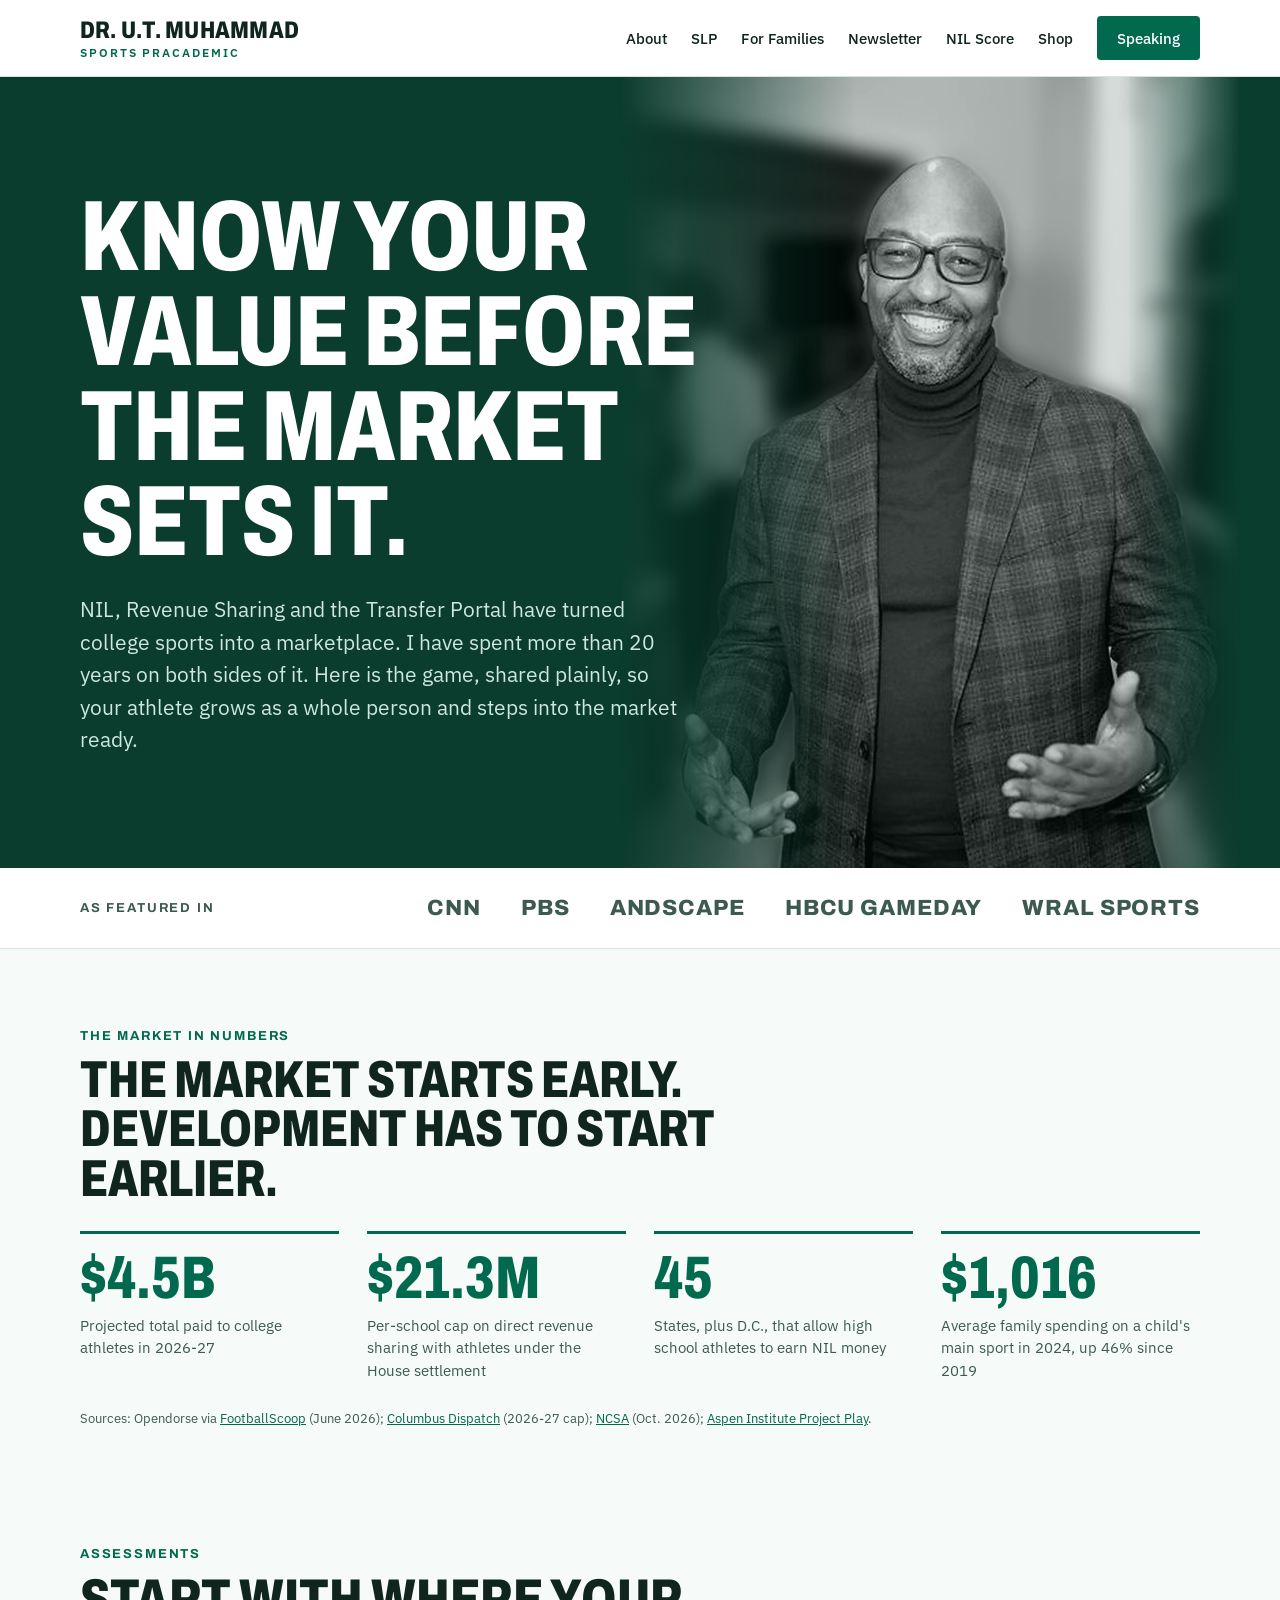
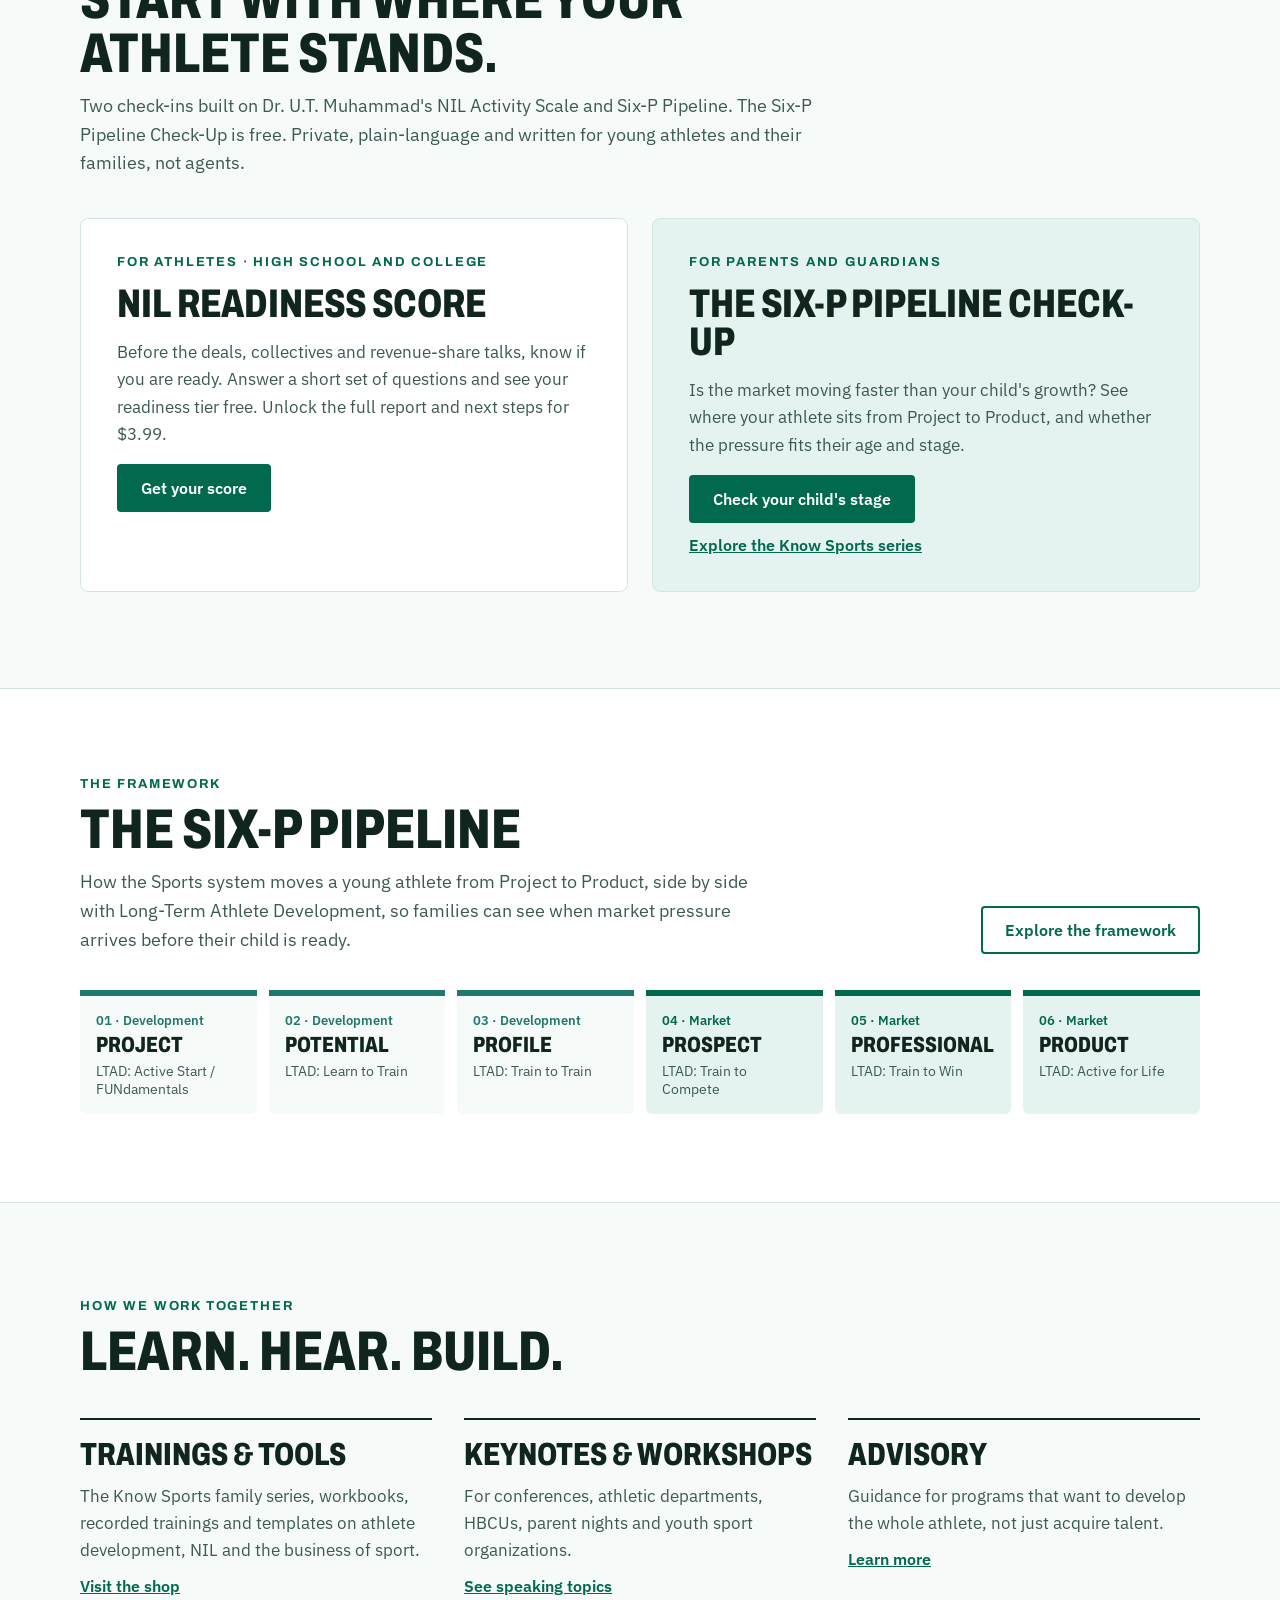
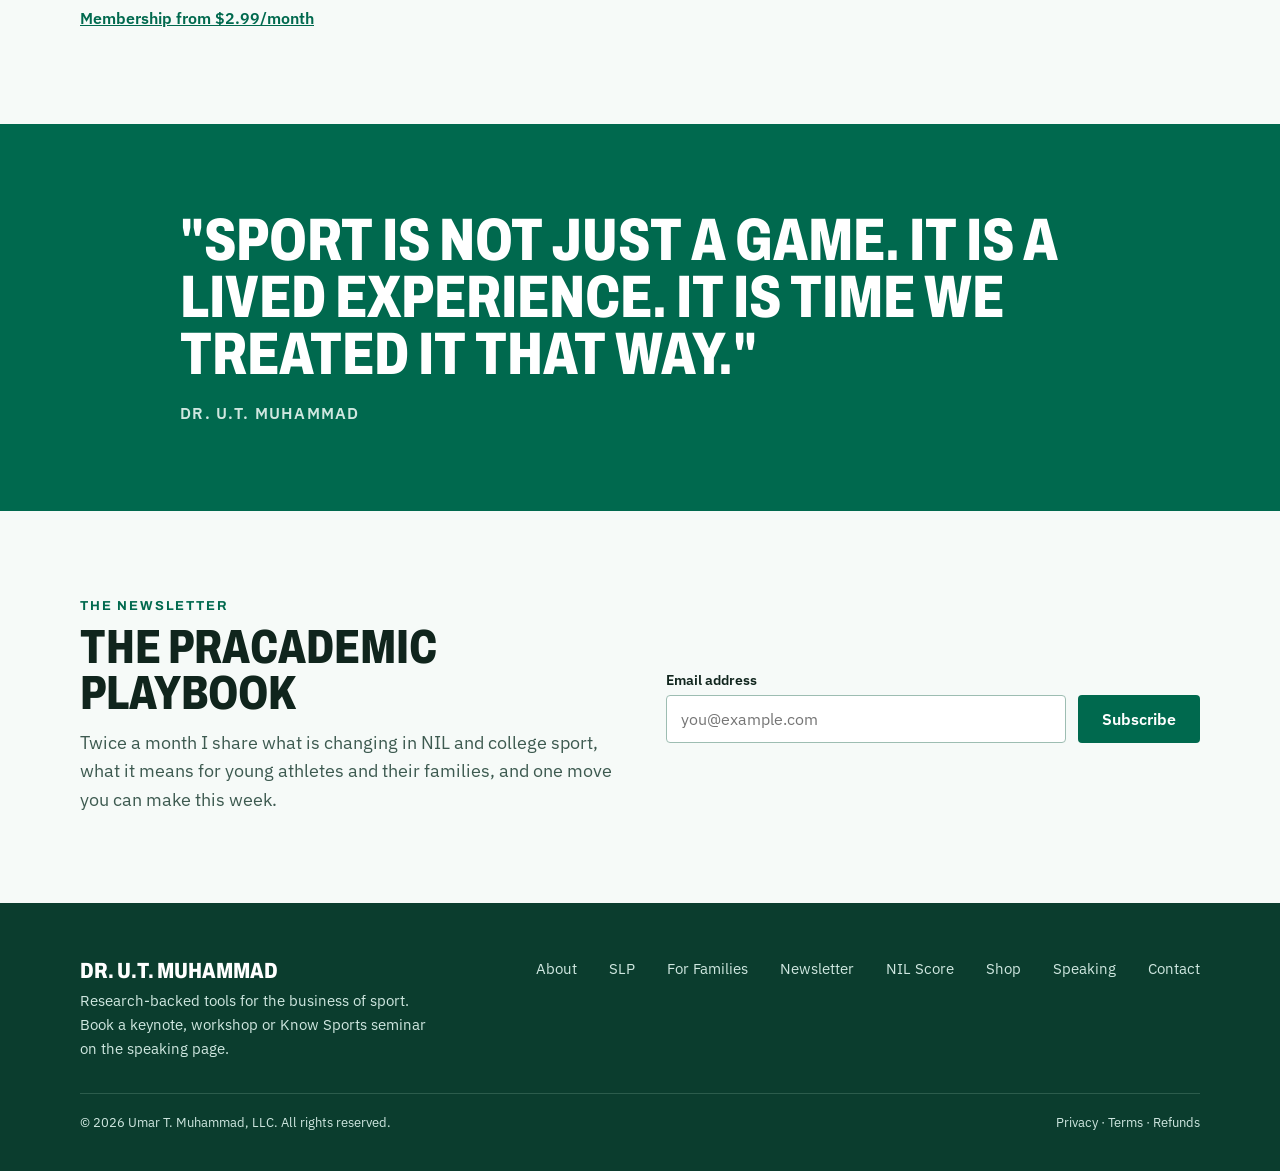
<file: index.html>
<!DOCTYPE html>
<html lang="en">
<head>
<meta charset="utf-8">
<meta name="viewport" content="width=device-width, initial-scale=1">
<title>Dr. U.T. Muhammad | UmarSpeaks.com</title>
<meta name="description" content="Research-backed tools for athletes, families and sport organizations navigating NIL, revenue sharing and the business of sport.">
<link rel="canonical" href="https://umarspeaks.com/">
<meta property="og:type" content="website">
<meta property="og:site_name" content="Dr. U.T. Muhammad">
<meta property="og:title" content="Dr. U.T. Muhammad | UmarSpeaks.com">
<meta property="og:description" content="Research-backed tools for athletes, families and sport organizations navigating NIL, revenue sharing and the business of sport.">
<meta property="og:url" content="https://umarspeaks.com/">
<meta property="og:image" content="https://umarspeaks.com/assets/og-image-2026-11.jpg">
<meta property="og:image:width" content="1200">
<meta property="og:image:height" content="630">
<meta property="og:image:alt" content="Dr. U.T. Muhammad, Sports Pracademic: Know your value before the market sets it.">
<meta name="twitter:card" content="summary_large_image">
<link rel="icon" href="/assets/favicon.svg" type="image/svg+xml">
<link rel="preconnect" href="https://fonts.googleapis.com">
<link rel="preconnect" href="https://fonts.gstatic.com" crossorigin>
<link href="https://fonts.googleapis.com/css2?family=Archivo:wdth,wght@62..125,400..900&amp;family=IBM+Plex+Sans:wght@400;500;600&amp;display=swap" rel="stylesheet">
<link rel="stylesheet" href="/css/styles.css">
<style>
.hero-photo{position:absolute;top:0;bottom:0;right:0;width:min(620px,52%);background-repeat:no-repeat;background-size:cover;-webkit-mask-image:linear-gradient(90deg,transparent 0%,#000 38%,#000 82%,transparent 100%);mask-image:linear-gradient(90deg,transparent 0%,#000 38%,#000 82%,transparent 100%);pointer-events:none}
.hero-photo::after{content:"";position:absolute;inset:0;background:rgba(11,61,46,.14)}
.hero-text{position:relative;z-index:1}
@media (max-width:900px){.hero-photo{width:100%;opacity:.28;-webkit-mask-image:none;mask-image:none}}
</style>
</head>
<body>
<div style="min-height:100%;display:flex;flex-direction:column">

<header style="background:#FFFFFF;border-bottom:1px solid #D5E6E0">
<div class="wrap" style="display:flex;flex-wrap:wrap;align-items:center;justify-content:space-between;gap:16px;padding-top:16px;padding-bottom:16px">
<a href="/" style="text-decoration:none;display:flex;flex-direction:column;gap:2px">
<span style="font-family:'Archivo',sans-serif;font-stretch:80%;font-weight:800;font-size:24px;text-transform:uppercase;color:#10251D;letter-spacing:0.01em">Dr. U.T. Muhammad</span>
<span style="font-size:12px;font-weight:600;letter-spacing:0.16em;text-transform:uppercase;color:#00694E">Sports Pracademic</span>
</a>
<nav class="nav" aria-label="Main" style="display:flex;flex-wrap:wrap;align-items:center;gap:24px">
<a href="about.html">About</a>
<a href="slp.html">SLP</a>
<a href="families.html">For Families</a>
<a href="newsletter.html">Newsletter</a>
<a href="nil-score.html">NIL Score</a>
<a href="shop.html">Shop</a>
<a class="btn" href="speaking.html" style="padding:0 20px;min-height:44px;color:#FFFFFF">Speaking</a>
</nav>
</div>
</header>

<section class="home-hero" style="position:relative;overflow:hidden;color:#FFFFFF;background:#0B3D2E">
<div class="wrap" style="position:relative;display:flex;flex-wrap:wrap;align-items:center;gap:48px;padding-top:112px;padding-bottom:112px;min-height:600px">
<div class="hero-photo" role="img" aria-label="Photo of Dr. U.T. Muhammad" style="background-image:url(/assets/ut-muhammad-home.jpg?v=2);background-position:center 30%"></div>
<div class="hero-text" style="flex:0 1 660px;min-width:0;display:flex;flex-direction:column;gap:24px">
<h1 class="disp hero-h" style="font-size:100px;color:#FFFFFF">Know your value before the market sets it.</h1>
<p style="margin:0;font-size:21px;line-height:1.55;color:#CFE7E0;max-width:600px">NIL, Revenue Sharing and the Transfer Portal have turned college sports into a marketplace. I have spent more than 20 years on both sides of it. Here is the game, shared plainly, so your athlete grows as a whole person and steps into the market ready.</p>
</div>
</div>
</section>

<section style="background:#FFFFFF;border-bottom:1px solid #D5E6E0">
<div class="wrap" style="display:flex;flex-wrap:wrap;align-items:center;justify-content:space-between;gap:24px;padding-top:28px;padding-bottom:28px">
<p class="eyebrow" style="color:#3D5A50">As featured in</p>
<div style="display:flex;flex-wrap:wrap;gap:40px;align-items:center;font-family:'Archivo',sans-serif;font-weight:800;font-size:22px;color:#3D5A50;text-transform:uppercase;letter-spacing:0.04em">
<span>CNN</span><span>PBS</span><span>Andscape</span><span>HBCU Gameday</span><span>WRAL Sports</span>
</div>
</div>
</section>

<section>
<div class="wrap" style="padding-top:80px;padding-bottom:24px;display:flex;flex-direction:column;gap:28px">
<div style="display:flex;flex-direction:column;gap:12px;max-width:760px">
<p class="eyebrow">The market in numbers</p>
<h2 class="disp sec-h" style="font-size:52px">The market starts early. Development has to start earlier.</h2>
</div>
<div style="display:grid;grid-template-columns:repeat(auto-fit,minmax(230px,1fr));gap:28px">
<div style="display:flex;flex-direction:column;gap:8px;border-top:3px solid #00694E;padding-top:16px"><span class="disp" style="font-size:60px;color:#00694E">$4.5B</span><span style="font-size:15px;line-height:1.5;color:#3D5A50">Projected total paid to college athletes in 2026-27</span></div>
<div style="display:flex;flex-direction:column;gap:8px;border-top:3px solid #00694E;padding-top:16px"><span class="disp" style="font-size:60px;color:#00694E">$21.3M</span><span style="font-size:15px;line-height:1.5;color:#3D5A50">Per-school cap on direct revenue sharing with athletes under the House settlement</span></div>
<div style="display:flex;flex-direction:column;gap:8px;border-top:3px solid #00694E;padding-top:16px"><span class="disp" style="font-size:60px;color:#00694E">45</span><span style="font-size:15px;line-height:1.5;color:#3D5A50">States, plus D.C., that allow high school athletes to earn NIL money</span></div>
<div style="display:flex;flex-direction:column;gap:8px;border-top:3px solid #00694E;padding-top:16px"><span class="disp" style="font-size:60px;color:#00694E">$1,016</span><span style="font-size:15px;line-height:1.5;color:#3D5A50">Average family spending on a child's main sport in 2024, up 46% since 2019</span></div>
</div>
<p style="margin:0;font-size:13px;color:#3D5A50">Sources: Opendorse via <a href="https://footballscoop.com/2026/06/25/opendorse-tabs-nil-market-more-than-4-billion-50-percent-increase">FootballScoop</a> (June 2026); <a href="https://www.aol.com/articles/ohio-state-sports-receive-revenue-140213086.html">Columbus Dispatch</a> (2026-27 cap); <a href="https://www.ncsasports.org/?p=197230">NCSA</a> (Oct. 2026); <a href="https://projectplay.org/youth-sports/youth-sports-facts">Aspen Institute Project Play</a>.</p>
</div>
</section>

<section>
<div class="wrap" style="padding-top:96px;padding-bottom:96px;display:flex;flex-direction:column;gap:40px">
<div style="display:flex;flex-direction:column;gap:12px;max-width:760px">
<p class="eyebrow">Assessments</p>
<h2 class="disp sec-h" style="font-size:56px">Start with where your athlete stands.</h2>
<p style="margin:0;font-size:18px;line-height:1.6;color:#3D5A50">Two check-ins built on Dr. U.T. Muhammad's NIL Activity Scale and Six-P Pipeline. The Six-P Pipeline Check-Up is free. Private, plain-language and written for young athletes and their families, not agents.</p>
</div>
<div style="display:grid;grid-template-columns:repeat(auto-fit,minmax(320px,1fr));gap:24px">
<div style="background:#FFFFFF;border:1px solid #D5E6E0;border-radius:8px;padding:36px;display:flex;flex-direction:column;gap:16px">
<p class="eyebrow">For athletes · high school and college</p>
<h3 class="disp" style="font-size:40px">NIL Readiness Score</h3>
<p style="margin:0;font-size:17px;line-height:1.6;color:#3D5A50">Before the deals, collectives and revenue-share talks, know if you are ready. Answer a short set of questions and see your readiness tier free. Unlock the full report and next steps for $3.99.</p>
<a class="btn" href="nil-score.html" style="align-self:flex-start">Get your score</a>
</div>
<div style="background:#E4F3F0;border:1px solid #CFE7E0;border-radius:8px;padding:36px;display:flex;flex-direction:column;gap:16px">
<p class="eyebrow">For parents and guardians</p>
<h3 class="disp" style="font-size:40px">The Six-P Pipeline Check-Up</h3>
<p style="margin:0;font-size:17px;line-height:1.6;color:#3D5A50">Is the market moving faster than your child's growth? See where your athlete sits from Project to Product, and whether the pressure fits their age and stage.</p>
<div style="display:flex;flex-wrap:wrap;align-items:center;gap:12px 20px"><a class="btn" href="families.html">Check your child's stage</a><a href="families.html#sfp" style="font-weight:600">Explore the Know Sports series</a></div>
</div>
</div>
</div>
</section>

<section style="background:#FFFFFF;border-top:1px solid #D5E6E0;border-bottom:1px solid #D5E6E0">
<div class="wrap" style="padding-top:88px;padding-bottom:88px;display:flex;flex-direction:column;gap:36px">
<div style="display:flex;flex-wrap:wrap;justify-content:space-between;align-items:flex-end;gap:24px">
<div style="display:flex;flex-direction:column;gap:12px;max-width:680px">
<p class="eyebrow">The framework</p>
<h2 class="disp sec-h" style="font-size:56px">The Six-P Pipeline</h2>
<p style="margin:0;font-size:18px;line-height:1.6;color:#3D5A50">How the Sports system moves a young athlete from Project to Product, side by side with Long-Term Athlete Development, so families can see when market pressure arrives before their child is ready.</p>
</div>
<a class="btn-line" href="slp.html">Explore the framework</a>
</div>
<div style="display:grid;grid-template-columns:repeat(auto-fit,minmax(170px,1fr));gap:12px">
<div style="border-top:6px solid #20786C;background:#F6FAF8;padding:16px;border-radius:0 0 6px 6px;display:flex;flex-direction:column;gap:6px"><span style="font-size:13px;font-weight:600;color:#20786C">01 · Development</span><span class="disp" style="font-size:22px">Project</span><span style="font-size:14px;color:#3D5A50">LTAD: Active Start / FUNdamentals</span></div>
<div style="border-top:6px solid #20786C;background:#F6FAF8;padding:16px;border-radius:0 0 6px 6px;display:flex;flex-direction:column;gap:6px"><span style="font-size:13px;font-weight:600;color:#20786C">02 · Development</span><span class="disp" style="font-size:22px">Potential</span><span style="font-size:14px;color:#3D5A50">LTAD: Learn to Train</span></div>
<div style="border-top:6px solid #20786C;background:#F6FAF8;padding:16px;border-radius:0 0 6px 6px;display:flex;flex-direction:column;gap:6px"><span style="font-size:13px;font-weight:600;color:#20786C">03 · Development</span><span class="disp" style="font-size:22px">Profile</span><span style="font-size:14px;color:#3D5A50">LTAD: Train to Train</span></div>
<div style="border-top:6px solid #00694E;background:#E4F3F0;padding:16px;border-radius:0 0 6px 6px;display:flex;flex-direction:column;gap:6px"><span style="font-size:13px;font-weight:600;color:#00694E">04 · Market</span><span class="disp" style="font-size:22px">Prospect</span><span style="font-size:14px;color:#3D5A50">LTAD: Train to Compete</span></div>
<div style="border-top:6px solid #00694E;background:#E4F3F0;padding:16px;border-radius:0 0 6px 6px;display:flex;flex-direction:column;gap:6px"><span style="font-size:13px;font-weight:600;color:#00694E">05 · Market</span><span class="disp" style="font-size:22px">Professional</span><span style="font-size:14px;color:#3D5A50">LTAD: Train to Win</span></div>
<div style="border-top:6px solid #00694E;background:#E4F3F0;padding:16px;border-radius:0 0 6px 6px;display:flex;flex-direction:column;gap:6px"><span style="font-size:13px;font-weight:600;color:#00694E">06 · Market</span><span class="disp" style="font-size:22px">Product</span><span style="font-size:14px;color:#3D5A50">LTAD: Active for Life</span></div>
</div>
</div>
</section>

<section>
<div class="wrap" style="padding-top:96px;padding-bottom:96px;display:flex;flex-direction:column;gap:40px">
<div style="display:flex;flex-direction:column;gap:12px;max-width:720px">
<p class="eyebrow">How we work together</p>
<h2 class="disp sec-h" style="font-size:56px">Learn. Hear. Build.</h2>
</div>
<div style="display:grid;grid-template-columns:repeat(auto-fit,minmax(280px,1fr));gap:32px">
<div style="display:flex;flex-direction:column;gap:12px;border-top:2px solid #10251D;padding-top:20px">
<h3 class="disp" style="font-size:32px">Trainings &amp; tools</h3>
<p style="margin:0;font-size:17px;line-height:1.6;color:#3D5A50">The Know Sports family series, workbooks, recorded trainings and templates on athlete development, NIL and the business of sport.</p>
<a href="shop.html" style="font-weight:600">Visit the shop</a>
<a href="shop.html#membership" style="font-weight:600">Membership from $2.99/month</a>
</div>
<div style="display:flex;flex-direction:column;gap:12px;border-top:2px solid #10251D;padding-top:20px">
<h3 class="disp" style="font-size:32px">Keynotes &amp; workshops</h3>
<p style="margin:0;font-size:17px;line-height:1.6;color:#3D5A50">For conferences, athletic departments, HBCUs, parent nights and youth sport organizations.</p>
<a href="speaking.html" style="font-weight:600">See speaking topics</a>
</div>
<div style="display:flex;flex-direction:column;gap:12px;border-top:2px solid #10251D;padding-top:20px">
<h3 class="disp" style="font-size:32px">Advisory</h3>
<p style="margin:0;font-size:17px;line-height:1.6;color:#3D5A50">Guidance for programs that want to develop the whole athlete, not just acquire talent.</p>
<a href="slp.html" style="font-weight:600">Learn more</a>
</div>
</div>
</div>
</section>

<section style="background:#00694E;color:#FFFFFF">
<div class="wrap" style="padding-top:88px;padding-bottom:88px;display:flex;flex-direction:column;gap:20px;max-width:1000px">
<p class="disp sec-h" style="font-size:60px;color:#FFFFFF">"Sport is not just a game. It is a lived experience. It is time we treated it that way."</p>
<p style="margin:0;font-size:16px;font-weight:600;letter-spacing:0.08em;text-transform:uppercase;color:#CFE7E0">Dr. U.T. Muhammad</p>
</div>
</section>

<section>
<div class="wrap" style="padding-top:88px;padding-bottom:88px;display:flex;flex-wrap:wrap;align-items:center;justify-content:space-between;gap:32px">
<div style="flex:1 1 440px;min-width:0;display:flex;flex-direction:column;gap:12px">
<p class="eyebrow">The newsletter</p>
<h2 class="disp sec-h" style="font-size:48px">The Pracademic Playbook</h2>
<p style="margin:0;font-size:18px;line-height:1.6;color:#3D5A50">Twice a month I share what is changing in NIL and college sport, what it means for young athletes and their families, and one move you can make this week.</p>
</div>
<form action="https://app.kit.com/forms/10205107/subscriptions" method="post" class="kit-signup" style="flex:1 1 420px;min-width:0;display:flex;flex-wrap:wrap;gap:12px;align-items:flex-end">
<div style="flex:1 1 240px;display:flex;flex-direction:column;gap:6px">
<label for="home-email" style="font-size:14px;font-weight:600">Email address</label>
<input id="home-email" name="email_address" type="email" required autocomplete="email" placeholder="you@example.com" style="min-height:48px;padding:0 14px;border:1px solid #9DBDB2;border-radius:4px;font-size:16px;font-family:inherit;background:#FFFFFF">
</div>
<button type="submit" class="btn" style="border:0;cursor:pointer;font-family:inherit">Subscribe</button>
</form>
</div>
</section>

<footer class="foot" style="background:#0B3D2E;color:#CFE7E0;margin-top:auto">
<div class="wrap" style="padding-top:56px;padding-bottom:40px;display:flex;flex-direction:column;gap:32px">
<div style="display:flex;flex-wrap:wrap;justify-content:space-between;gap:32px">
<div style="display:flex;flex-direction:column;gap:6px;max-width:360px">
<span style="font-family:'Archivo',sans-serif;font-stretch:80%;font-weight:800;font-size:22px;text-transform:uppercase;color:#FFFFFF">Dr. U.T. Muhammad</span>
<span style="font-size:15px;line-height:1.6">Research-backed tools for the business of sport. Book a keynote, workshop or Know Sports seminar on the speaking page.</span>
</div>
<nav aria-label="Footer" style="display:flex;flex-wrap:wrap;gap:20px 32px;font-size:15px">
<a href="about.html">About</a><a href="slp.html">SLP</a><a href="families.html">For Families</a><a href="newsletter.html">Newsletter</a><a href="nil-score.html">NIL Score</a><a href="shop.html">Shop</a><a href="speaking.html">Speaking</a><a href="contact.html">Contact</a>
</nav>
</div>
<div style="display:flex;flex-wrap:wrap;justify-content:space-between;gap:16px;border-top:1px solid #2C5C4C;padding-top:20px;font-size:13px">
<span>© 2026 Umar T. Muhammad, LLC. All rights reserved.</span>
<span><a href="privacy.html">Privacy</a> · <a href="terms.html">Terms</a> · <a href="refunds.html">Refunds</a></span>
</div>
</div>
</footer>

</div>
<script src="/js/signup.js"></script>
</body>
</html>
</file>
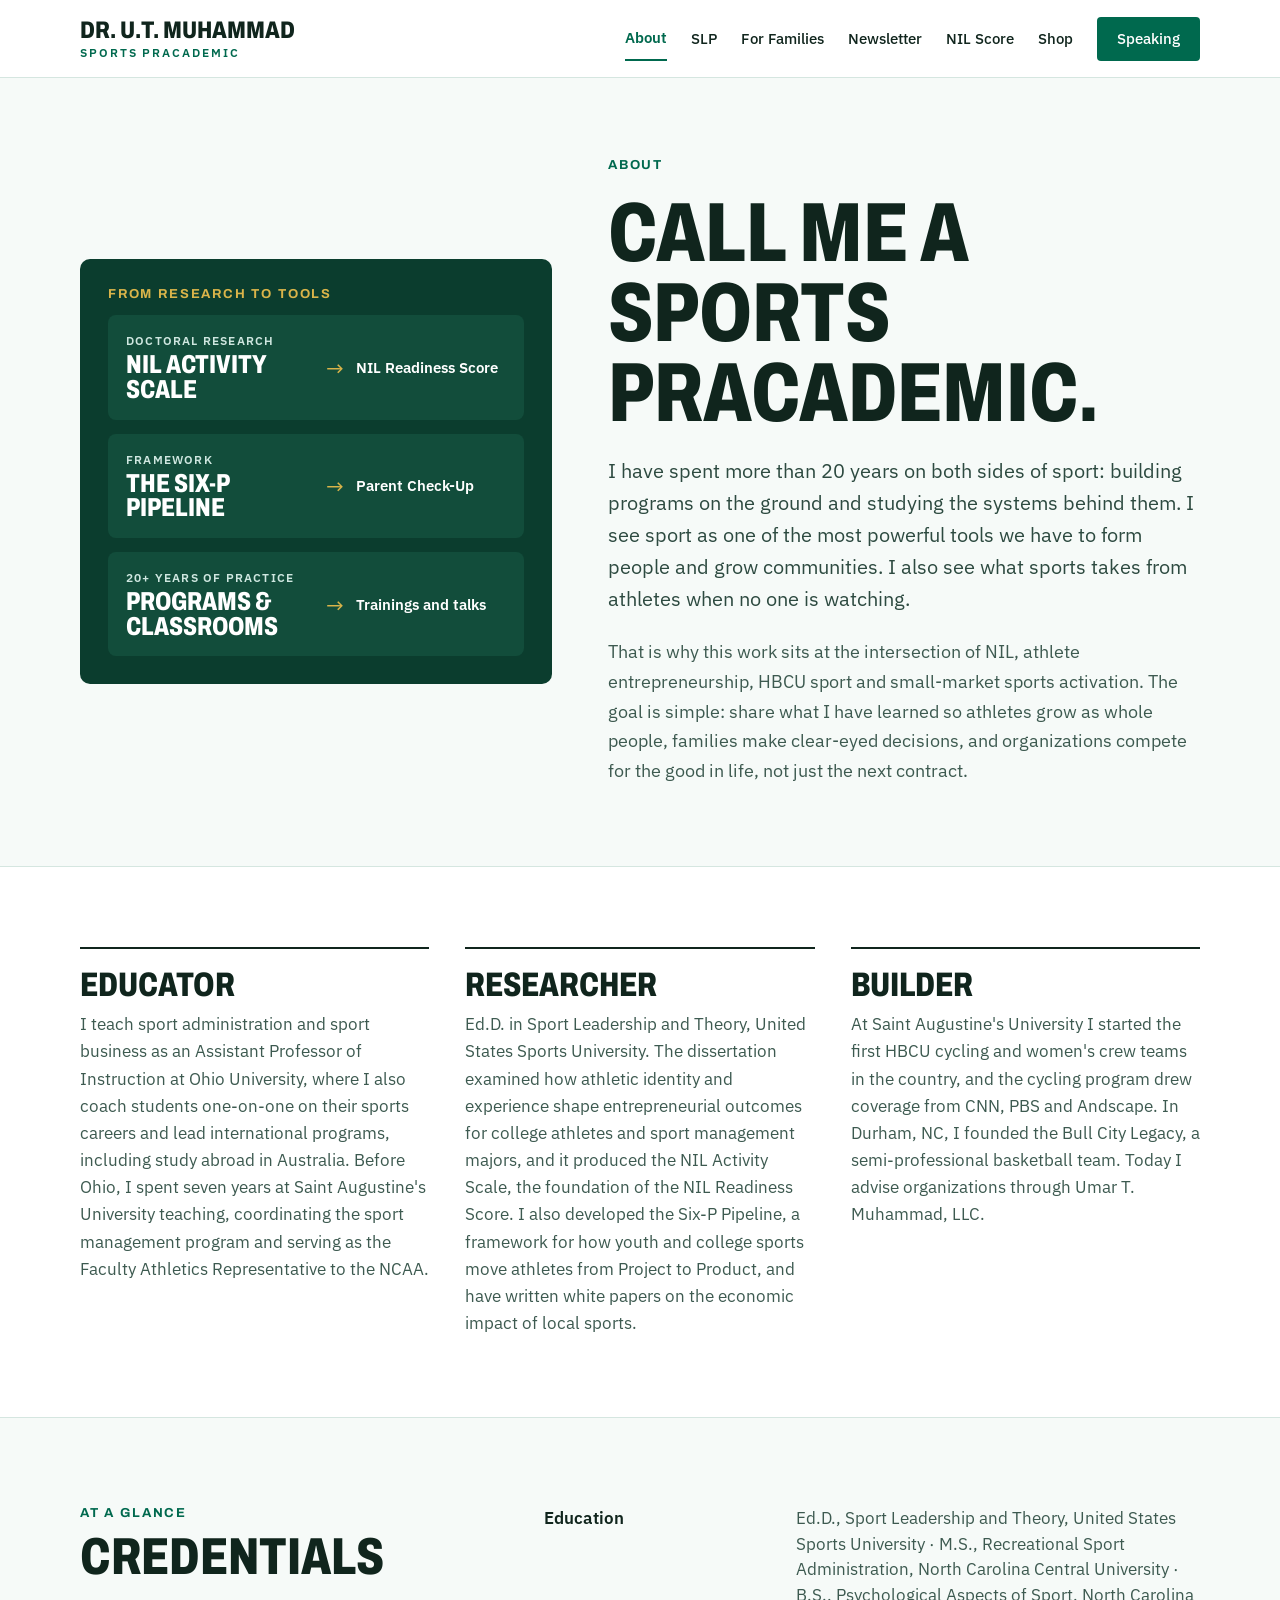
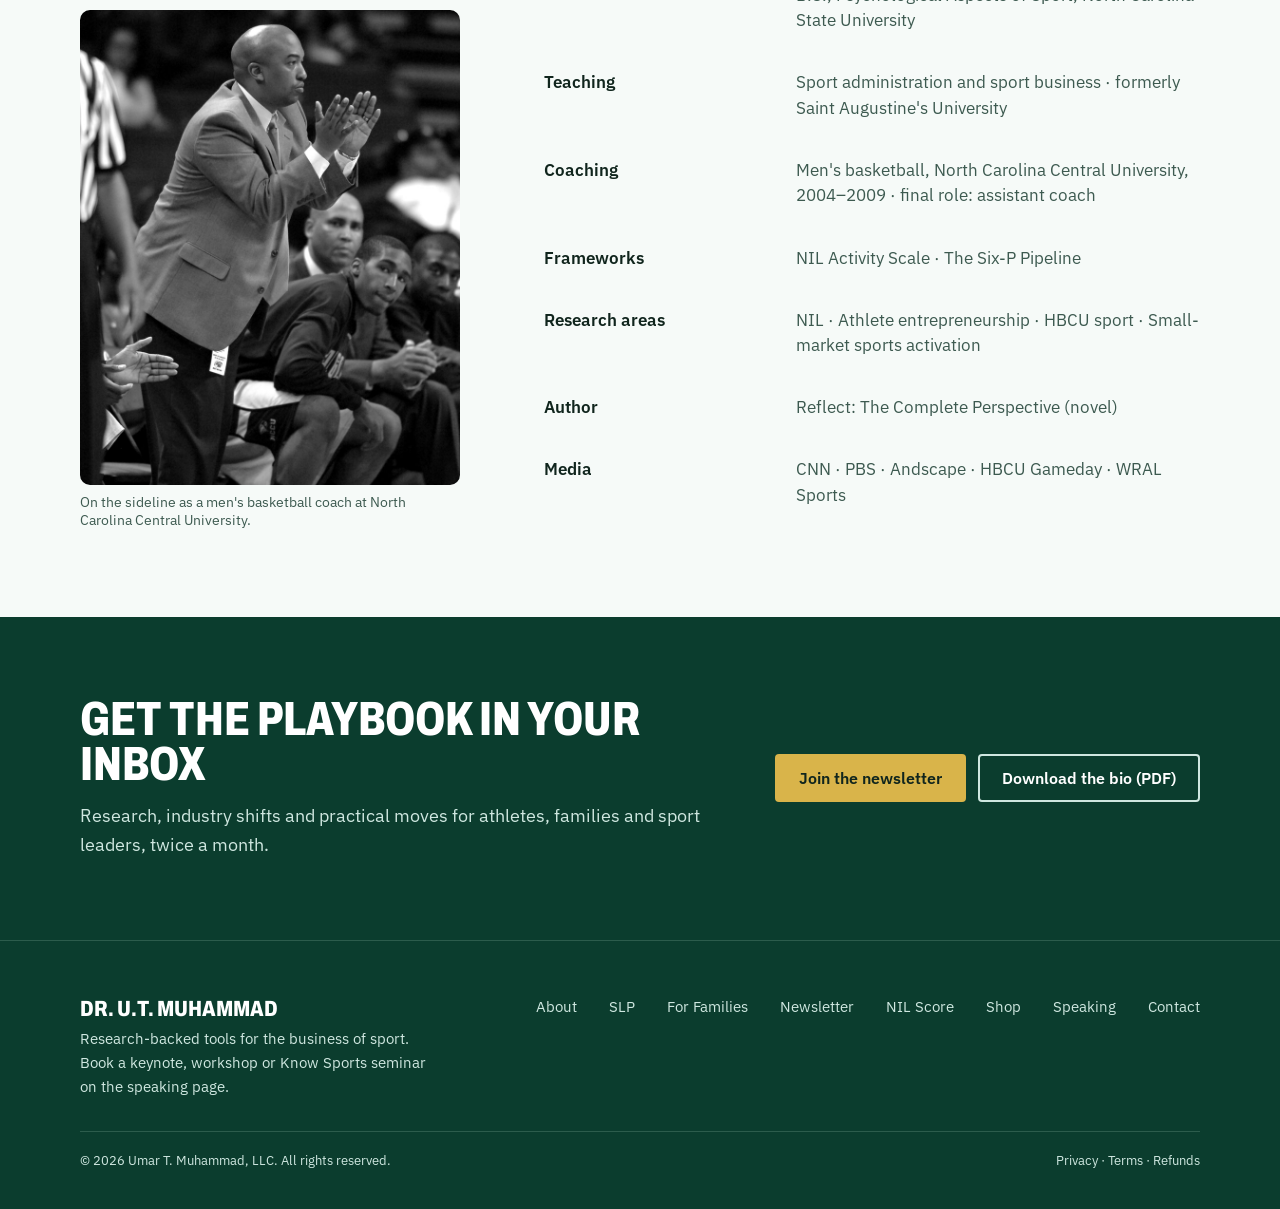
<file: about.html>
<!DOCTYPE html>
<html lang="en">
<head>
<meta charset="utf-8">
<meta name="viewport" content="width=device-width, initial-scale=1">
<title>About | Dr. U.T. Muhammad</title>
<meta name="description" content="About Dr. U.T. Muhammad: educator, researcher and builder in the business of sport.">
<link rel="canonical" href="https://umarspeaks.com/about.html">
<meta property="og:type" content="website">
<meta property="og:site_name" content="Dr. U.T. Muhammad">
<meta property="og:title" content="About | Dr. U.T. Muhammad">
<meta property="og:description" content="About Dr. U.T. Muhammad: educator, researcher and builder in the business of sport.">
<meta property="og:url" content="https://umarspeaks.com/about.html">
<meta property="og:image" content="https://umarspeaks.com/assets/og-image-2026-11.jpg">
<meta property="og:image:width" content="1200">
<meta property="og:image:height" content="630">
<meta property="og:image:alt" content="Dr. U.T. Muhammad, Sports Pracademic: Know your value before the market sets it.">
<meta name="twitter:card" content="summary_large_image">
<link rel="icon" href="/assets/favicon.svg" type="image/svg+xml">
<link rel="preconnect" href="https://fonts.googleapis.com">
<link rel="preconnect" href="https://fonts.gstatic.com" crossorigin>
<link href="https://fonts.googleapis.com/css2?family=Archivo:wdth,wght@62..125,400..900&amp;family=IBM+Plex+Sans:wght@400;500;600&amp;display=swap" rel="stylesheet">
<link rel="stylesheet" href="/css/styles.css">
</head>
<body>
<div style="min-height:100%;display:flex;flex-direction:column">

<header style="background:#FFFFFF;border-bottom:1px solid #D5E6E0">
<div class="wrap" style="display:flex;flex-wrap:wrap;align-items:center;justify-content:space-between;gap:16px;padding-top:16px;padding-bottom:16px">
<a href="/" style="text-decoration:none;display:flex;flex-direction:column;gap:2px">
<span style="font-family:'Archivo',sans-serif;font-stretch:80%;font-weight:800;font-size:24px;text-transform:uppercase;color:#10251D">Dr. U.T. Muhammad</span>
<span style="font-size:12px;font-weight:600;letter-spacing:0.16em;text-transform:uppercase;color:#00694E">Sports Pracademic</span>
</a>
<nav class="nav" aria-label="Main" style="display:flex;flex-wrap:wrap;align-items:center;gap:24px">
<a href="about.html" aria-current="page" style="color:#00694E;font-weight:600;border-bottom:2px solid #00694E">About</a>
<a href="slp.html">SLP</a>
<a href="families.html">For Families</a>
<a href="newsletter.html">Newsletter</a>
<a href="nil-score.html">NIL Score</a>
<a href="shop.html">Shop</a>
<a class="btn" href="speaking.html" style="padding:0 20px;min-height:44px;color:#FFFFFF">Speaking</a>
</nav>
</div>
</header>

<section>
<div class="wrap" style="display:flex;flex-wrap:wrap;gap:56px;align-items:center;padding-top:80px;padding-bottom:80px">
<div style="flex:1 1 400px;min-width:0">
<div style="background:#0B3D2E;color:#FFFFFF;border-radius:10px;padding:28px;display:flex;flex-direction:column;gap:14px">
<span class="eyebrow" style="color:#D9B44A">From research to tools</span>
<div style="display:flex;flex-wrap:wrap;align-items:center;gap:12px;background:#124D3B;border-radius:8px;padding:18px"><div style="flex:1 1 180px;display:flex;flex-direction:column;gap:4px"><span style="font-size:12px;font-weight:600;letter-spacing:0.1em;text-transform:uppercase;color:#CFE7E0">Doctoral research</span><span class="disp" style="font-size:26px">NIL Activity Scale</span></div><span aria-hidden="true" style="font-size:22px;color:#D9B44A">→</span><span style="flex:0 1 150px;font-size:15px;font-weight:600">NIL Readiness Score</span></div>
<div style="display:flex;flex-wrap:wrap;align-items:center;gap:12px;background:#124D3B;border-radius:8px;padding:18px"><div style="flex:1 1 180px;display:flex;flex-direction:column;gap:4px"><span style="font-size:12px;font-weight:600;letter-spacing:0.1em;text-transform:uppercase;color:#CFE7E0">Framework</span><span class="disp" style="font-size:26px">The Six-P Pipeline</span></div><span aria-hidden="true" style="font-size:22px;color:#D9B44A">→</span><span style="flex:0 1 150px;font-size:15px;font-weight:600">Parent Check-Up</span></div>
<div style="display:flex;flex-wrap:wrap;align-items:center;gap:12px;background:#124D3B;border-radius:8px;padding:18px"><div style="flex:1 1 180px;display:flex;flex-direction:column;gap:4px"><span style="font-size:12px;font-weight:600;letter-spacing:0.1em;text-transform:uppercase;color:#CFE7E0">20+ years of practice</span><span class="disp" style="font-size:26px">Programs &amp; classrooms</span></div><span aria-hidden="true" style="font-size:22px;color:#D9B44A">→</span><span style="flex:0 1 150px;font-size:15px;font-weight:600">Trainings and talks</span></div>
</div>
</div>
<div style="flex:1 1 520px;min-width:0;display:flex;flex-direction:column;gap:22px">
<p class="eyebrow">About</p>
<h1 class="disp hero-h" style="font-size:84px">Call me a Sports Pracademic.</h1>
<p style="margin:0;font-size:20px;line-height:1.6;color:#2D4A40">I have spent more than 20 years on both sides of sport: building programs on the ground and studying the systems behind them. I see sport as one of the most powerful tools we have to form people and grow communities. I also see what sports takes from athletes when no one is watching.</p>
<p style="margin:0;font-size:18px;line-height:1.65;color:#3D5A50">That is why this work sits at the intersection of NIL, athlete entrepreneurship, HBCU sport and small-market sports activation. The goal is simple: share what I have learned so athletes grow as whole people, families make clear-eyed decisions, and organizations compete for the good in life, not just the next contract.</p>
</div>
</div>
</section>

<section style="background:#FFFFFF;border-top:1px solid #D5E6E0;border-bottom:1px solid #D5E6E0">
<div class="wrap" style="padding-top:80px;padding-bottom:80px;display:grid;grid-template-columns:repeat(auto-fit,minmax(260px,1fr));gap:36px">
<div style="display:flex;flex-direction:column;gap:10px;border-top:2px solid #10251D;padding-top:20px"><h2 class="disp" style="font-size:34px">Educator</h2><p style="margin:0;font-size:17px;line-height:1.6;color:#3D5A50">I teach sport administration and sport business as an Assistant Professor of Instruction at Ohio University, where I also coach students one-on-one on their sports careers and lead international programs, including study abroad in Australia. Before Ohio, I spent seven years at Saint Augustine's University teaching, coordinating the sport management program and serving as the Faculty Athletics Representative to the NCAA.</p></div>
<div style="display:flex;flex-direction:column;gap:10px;border-top:2px solid #10251D;padding-top:20px"><h2 class="disp" style="font-size:34px">Researcher</h2><p style="margin:0;font-size:17px;line-height:1.6;color:#3D5A50">Ed.D. in Sport Leadership and Theory, United States Sports University. The dissertation examined how athletic identity and experience shape entrepreneurial outcomes for college athletes and sport management majors, and it produced the NIL Activity Scale, the foundation of the NIL Readiness Score. I also developed the Six-P Pipeline, a framework for how youth and college sports move athletes from Project to Product, and have written white papers on the economic impact of local sports.</p></div>
<div style="display:flex;flex-direction:column;gap:10px;border-top:2px solid #10251D;padding-top:20px"><h2 class="disp" style="font-size:34px">Builder</h2><p style="margin:0;font-size:17px;line-height:1.6;color:#3D5A50">At Saint Augustine's University I started the first HBCU cycling and women's crew teams in the country, and the cycling program drew coverage from CNN, PBS and Andscape. In Durham, NC, I founded the Bull City Legacy, a semi-professional basketball team. Today I advise organizations through Umar T. Muhammad, LLC.</p></div>
</div>
</section>

<section>
<div class="wrap" style="padding-top:88px;padding-bottom:88px;display:flex;flex-wrap:wrap;gap:48px">
<div style="flex:1 1 360px;min-width:0;display:flex;flex-direction:column;gap:12px">
<p class="eyebrow">At a glance</p>
<h2 class="disp sec-h" style="font-size:52px">Credentials</h2>
<figure style="margin:16px 0 0;max-width:380px"><img src="/assets/ut-muhammad-sideline.jpg" width="800" height="1000" alt="Dr. U.T. Muhammad coaching from the sideline at North Carolina Central University" style="width:100%;height:auto;border-radius:10px;display:block"><figcaption style="margin-top:8px;font-size:14px;color:#3D5A50">On the sideline as a men's basketball coach at North Carolina Central University.</figcaption></figure>
</div>
<dl style="flex:1 1 600px;min-width:0;margin:0;display:grid;grid-template-columns:minmax(160px,220px) 1fr;gap:16px 32px;font-size:17px;line-height:1.5">
<dt style="font-weight:600">Education</dt><dd style="margin:0;color:#3D5A50">Ed.D., Sport Leadership and Theory, United States Sports University · M.S., Recreational Sport Administration, North Carolina Central University · B.S., Psychological Aspects of Sport, North Carolina State University</dd>
<dt style="font-weight:600">Teaching</dt><dd style="margin:0;color:#3D5A50">Sport administration and sport business · formerly Saint Augustine's University</dd>
<dt style="font-weight:600">Coaching</dt><dd style="margin:0;color:#3D5A50">Men's basketball, North Carolina Central University, 2004–2009 · final role: assistant coach</dd>
<dt style="font-weight:600">Frameworks</dt><dd style="margin:0;color:#3D5A50">NIL Activity Scale · The Six-P Pipeline</dd>
<dt style="font-weight:600">Research areas</dt><dd style="margin:0;color:#3D5A50">NIL · Athlete entrepreneurship · HBCU sport · Small-market sports activation</dd>
<dt style="font-weight:600">Author</dt><dd style="margin:0;color:#3D5A50">Reflect: The Complete Perspective (novel)</dd>
<dt style="font-weight:600">Media</dt><dd style="margin:0;color:#3D5A50">CNN · PBS · Andscape · HBCU Gameday · WRAL Sports</dd>
</dl>
</div>
</section>

<section style="background:#0B3D2E;color:#FFFFFF">
<div class="wrap" style="padding-top:80px;padding-bottom:80px;display:flex;flex-wrap:wrap;gap:32px;align-items:center;justify-content:space-between">
<div style="flex:1 1 560px;min-width:0;display:flex;flex-direction:column;gap:14px">
<h2 class="disp sec-h" style="font-size:48px;color:#FFFFFF">Get the playbook in your inbox</h2>
<p style="margin:0;font-size:18px;line-height:1.6;color:#CFE7E0">Research, industry shifts and practical moves for athletes, families and sport leaders, twice a month.</p>
</div>
<div style="display:flex;flex-wrap:wrap;gap:12px">
<a class="btn" href="newsletter.html" style="background:#D9B44A;color:#10251D">Join the newsletter</a>
<a class="btn-line" href="/assets/UT_Muhammad_Bio.pdf" target="_blank" rel="noopener" style="border-color:#CFE7E0;color:#FFFFFF">Download the bio (PDF)</a>
</div>
</div>
</section>

<footer class="foot" style="background:#0B3D2E;color:#CFE7E0;margin-top:auto;border-top:1px solid #2C5C4C">
<div class="wrap" style="padding-top:56px;padding-bottom:40px;display:flex;flex-direction:column;gap:32px">
<div style="display:flex;flex-wrap:wrap;justify-content:space-between;gap:32px">
<div style="display:flex;flex-direction:column;gap:6px;max-width:360px">
<span style="font-family:'Archivo',sans-serif;font-stretch:80%;font-weight:800;font-size:22px;text-transform:uppercase;color:#FFFFFF">Dr. U.T. Muhammad</span>
<span style="font-size:15px;line-height:1.6">Research-backed tools for the business of sport. Book a keynote, workshop or Know Sports seminar on the speaking page.</span>
</div>
<nav aria-label="Footer" style="display:flex;flex-wrap:wrap;gap:20px 32px;font-size:15px">
<a href="about.html">About</a><a href="slp.html">SLP</a><a href="families.html">For Families</a><a href="newsletter.html">Newsletter</a><a href="nil-score.html">NIL Score</a><a href="shop.html">Shop</a><a href="speaking.html">Speaking</a><a href="contact.html">Contact</a>
</nav>
</div>
<div style="display:flex;flex-wrap:wrap;justify-content:space-between;gap:16px;border-top:1px solid #2C5C4C;padding-top:20px;font-size:13px">
<span>© 2026 Umar T. Muhammad, LLC. All rights reserved.</span>
<span><a href="privacy.html">Privacy</a> · <a href="terms.html">Terms</a> · <a href="refunds.html">Refunds</a></span>
</div>
</div>
</footer>

</div>
</body>
</html>
</file>
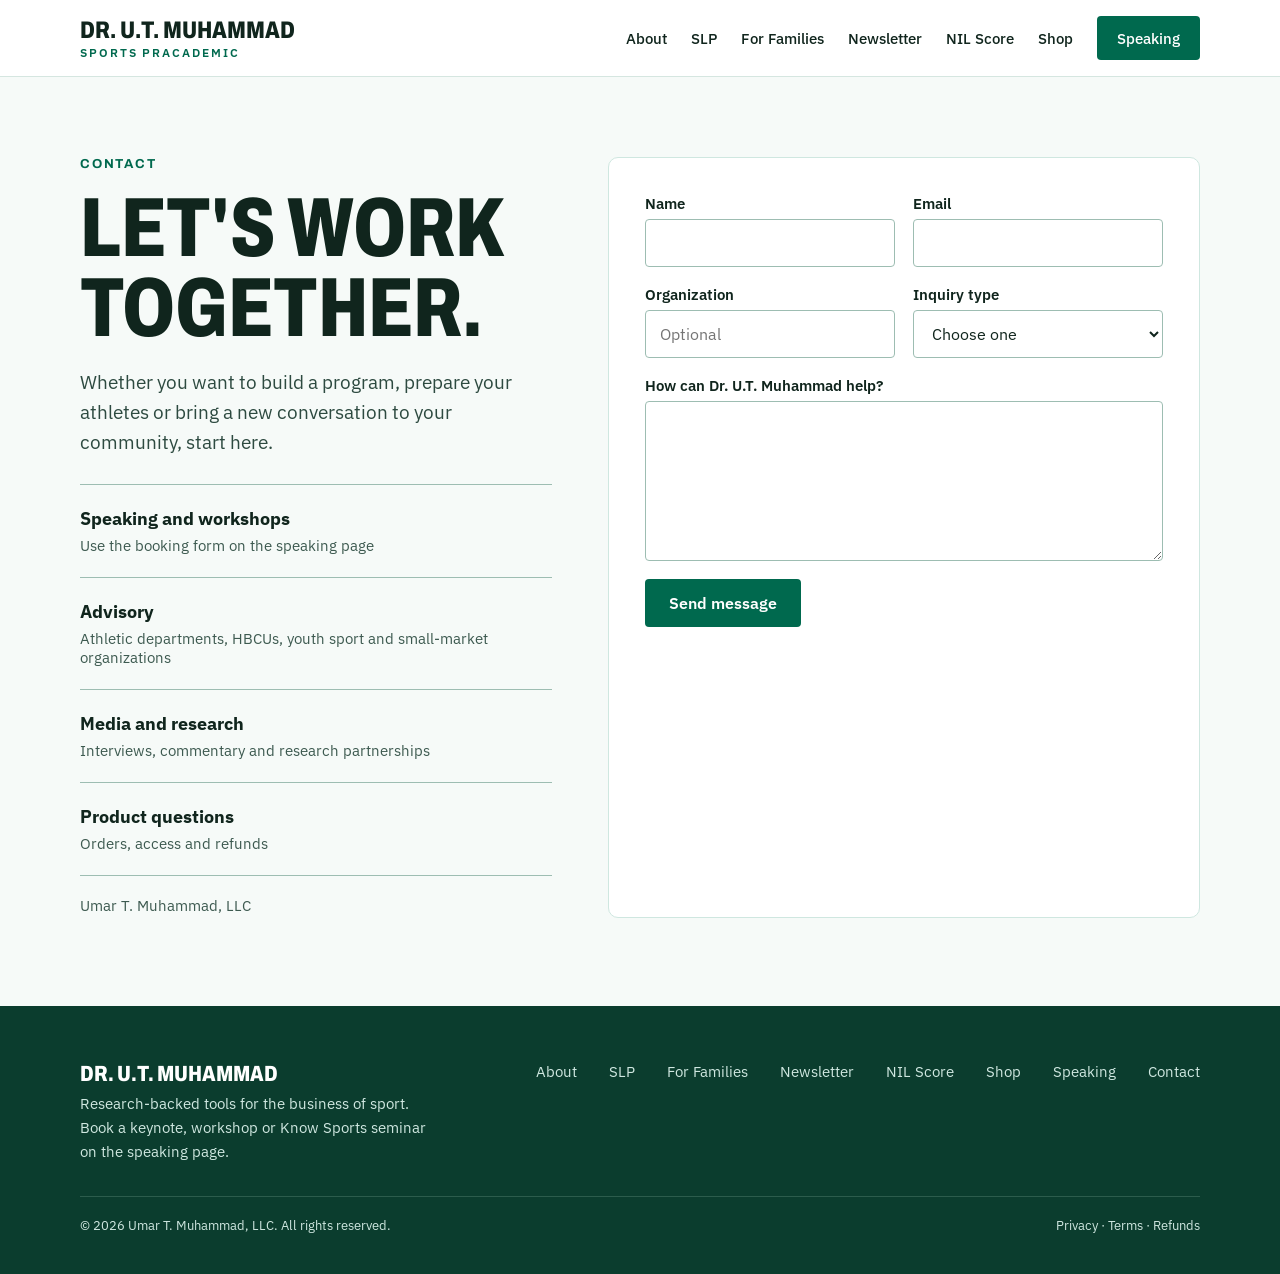
<file: contact.html>
<!DOCTYPE html>
<html lang="en">
<head>
<meta charset="utf-8">
<meta name="viewport" content="width=device-width, initial-scale=1">
<title>Contact | Dr. U.T. Muhammad</title>
<meta name="description" content="Contact Dr. U.T. Muhammad about advisory, media, research and products.">
<link rel="canonical" href="https://umarspeaks.com/contact.html">
<meta property="og:type" content="website">
<meta property="og:site_name" content="Dr. U.T. Muhammad">
<meta property="og:title" content="Contact | Dr. U.T. Muhammad">
<meta property="og:description" content="Contact Dr. U.T. Muhammad about advisory, media, research and products.">
<meta property="og:url" content="https://umarspeaks.com/contact.html">
<meta property="og:image" content="https://umarspeaks.com/assets/og-image-2026-11.jpg">
<meta property="og:image:width" content="1200">
<meta property="og:image:height" content="630">
<meta property="og:image:alt" content="Dr. U.T. Muhammad, Sports Pracademic: Know your value before the market sets it.">
<meta name="twitter:card" content="summary_large_image">
<link rel="icon" href="/assets/favicon.svg" type="image/svg+xml">
<link rel="preconnect" href="https://fonts.googleapis.com">
<link rel="preconnect" href="https://fonts.gstatic.com" crossorigin>
<link href="https://fonts.googleapis.com/css2?family=Archivo:wdth,wght@62..125,400..900&amp;family=IBM+Plex+Sans:wght@400;500;600&amp;display=swap" rel="stylesheet">
<link rel="stylesheet" href="/css/styles.css">
</head>
<body>
<div style="min-height:100%;display:flex;flex-direction:column">

<header style="background:#FFFFFF;border-bottom:1px solid #D5E6E0">
<div class="wrap" style="display:flex;flex-wrap:wrap;align-items:center;justify-content:space-between;gap:16px;padding-top:16px;padding-bottom:16px">
<a href="/" style="text-decoration:none;display:flex;flex-direction:column;gap:2px">
<span style="font-family:'Archivo',sans-serif;font-stretch:80%;font-weight:800;font-size:24px;text-transform:uppercase;color:#10251D">Dr. U.T. Muhammad</span>
<span style="font-size:12px;font-weight:600;letter-spacing:0.16em;text-transform:uppercase;color:#00694E">Sports Pracademic</span>
</a>
<nav class="nav" aria-label="Main" style="display:flex;flex-wrap:wrap;align-items:center;gap:24px">
<a href="about.html">About</a>
<a href="slp.html">SLP</a>
<a href="families.html">For Families</a>
<a href="newsletter.html">Newsletter</a>
<a href="nil-score.html">NIL Score</a>
<a href="shop.html">Shop</a>
<a class="btn" href="speaking.html" style="padding:0 20px;min-height:44px;color:#FFFFFF">Speaking</a>
</nav>
</div>
</header>

<section>
<div class="wrap" style="padding-top:80px;padding-bottom:88px;display:flex;flex-wrap:wrap;gap:56px">
<div style="flex:1 1 400px;min-width:0;display:flex;flex-direction:column;gap:18px">
<p class="eyebrow">Contact</p>
<h1 class="disp hero-h" style="font-size:84px">Let's work together.</h1>
<p style="margin:0;font-size:19px;line-height:1.6;color:#2D4A40">Whether you want to build a program, prepare your athletes or bring a new conversation to your community, start here.</p>
<div style="display:flex;flex-direction:column;padding-top:8px">
<a class="route" href="speaking.html"><strong style="font-size:18px">Speaking and workshops</strong><span style="font-size:15px;color:#3D5A50">Use the booking form on the speaking page</span></a>
<a class="route" href="#form"><strong style="font-size:18px">Advisory</strong><span style="font-size:15px;color:#3D5A50">Athletic departments, HBCUs, youth sport and small-market organizations</span></a>
<a class="route" href="#form"><strong style="font-size:18px">Media and research</strong><span style="font-size:15px;color:#3D5A50">Interviews, commentary and research partnerships</span></a>
<a class="route" href="shop.html" style="border-bottom:1px solid #9DBDB2"><strong style="font-size:18px">Product questions</strong><span style="font-size:15px;color:#3D5A50">Orders, access and refunds</span></a>
</div>
<p style="margin:0;font-size:15px;line-height:1.6;color:#3D5A50">Umar T. Muhammad, LLC</p>
</div>
<form id="form" class="w3-form" data-thanks="Dr. U.T. Muhammad will reply by email." style="flex:1 1 520px;min-width:0;background:#FFFFFF;border:1px solid #CFE7E0;border-radius:10px;padding:36px;display:grid;grid-template-columns:repeat(auto-fit,minmax(220px,1fr));gap:18px;box-sizing:border-box;align-content:start">
<div style="display:flex;flex-direction:column;gap:6px"><label for="c-name" style="font-size:15px;font-weight:600">Name</label><input type="hidden" name="subject" value="New contact message from umarspeaks.com"><input type="hidden" name="from_name" value="umarspeaks.com"><input type="checkbox" name="botcheck" style="display:none" tabindex="-1" autocomplete="off"><input id="c-name" name="name" class="field" required autocomplete="name"></div>
<div style="display:flex;flex-direction:column;gap:6px"><label for="c-email" style="font-size:15px;font-weight:600">Email</label><input id="c-email" name="email" type="email" class="field" required autocomplete="email"></div>
<div style="display:flex;flex-direction:column;gap:6px"><label for="c-org" style="font-size:15px;font-weight:600">Organization</label><input id="c-org" name="organization" class="field" placeholder="Optional" autocomplete="organization"></div>
<div style="display:flex;flex-direction:column;gap:6px"><label for="c-type" style="font-size:15px;font-weight:600">Inquiry type</label><select id="c-type" name="inquiry_type" class="field"><option value="">Choose one</option><option>Advisory</option><option>Media</option><option>Research partnership</option><option>Product question</option><option>Other</option></select></div>
<div style="grid-column:1/-1;display:flex;flex-direction:column;gap:6px"><label for="c-msg" style="font-size:15px;font-weight:600">How can Dr. U.T. Muhammad help?</label><textarea id="c-msg" name="message" required class="field" style="min-height:160px;padding:12px 14px"></textarea></div>
<button type="submit" class="btn" style="justify-self:start">Send message</button>
</form>
</div>
</section>

<footer class="foot" style="background:#0B3D2E;color:#CFE7E0;margin-top:auto">
<div class="wrap" style="padding-top:56px;padding-bottom:40px;display:flex;flex-direction:column;gap:32px">
<div style="display:flex;flex-wrap:wrap;justify-content:space-between;gap:32px">
<div style="display:flex;flex-direction:column;gap:6px;max-width:360px">
<span style="font-family:'Archivo',sans-serif;font-stretch:80%;font-weight:800;font-size:22px;text-transform:uppercase;color:#FFFFFF">Dr. U.T. Muhammad</span>
<span style="font-size:15px;line-height:1.6">Research-backed tools for the business of sport. Book a keynote, workshop or Know Sports seminar on the speaking page.</span>
</div>
<nav aria-label="Footer" style="display:flex;flex-wrap:wrap;gap:20px 32px;font-size:15px">
<a href="about.html">About</a><a href="slp.html">SLP</a><a href="families.html">For Families</a><a href="newsletter.html">Newsletter</a><a href="nil-score.html">NIL Score</a><a href="shop.html">Shop</a><a href="speaking.html">Speaking</a><a href="contact.html">Contact</a>
</nav>
</div>
<div style="display:flex;flex-wrap:wrap;justify-content:space-between;gap:16px;border-top:1px solid #2C5C4C;padding-top:20px;font-size:13px">
<span>© 2026 Umar T. Muhammad, LLC. All rights reserved.</span>
<span><a href="privacy.html">Privacy</a> · <a href="terms.html">Terms</a> · <a href="refunds.html">Refunds</a></span>
</div>
</div>
</footer>

</div>
<script src="/js/forms.js"></script>
</body>
</html>
</file>
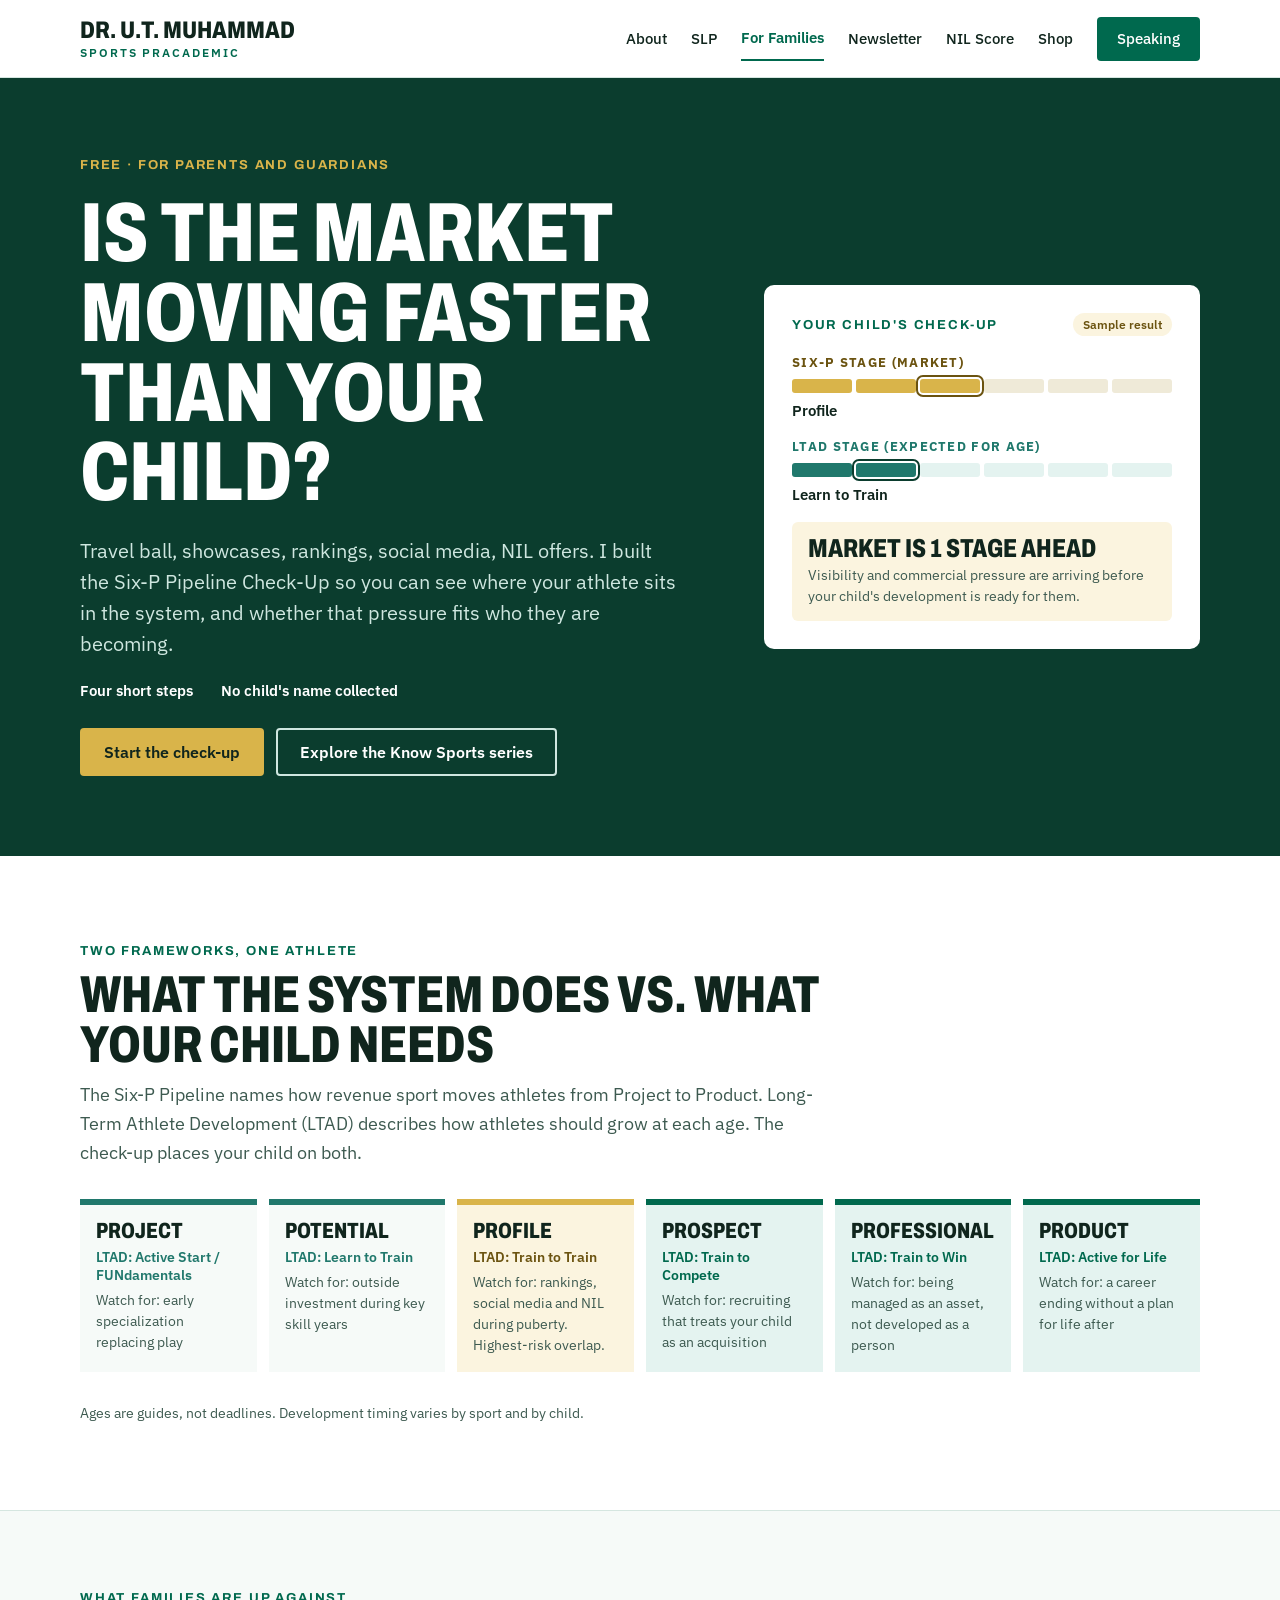
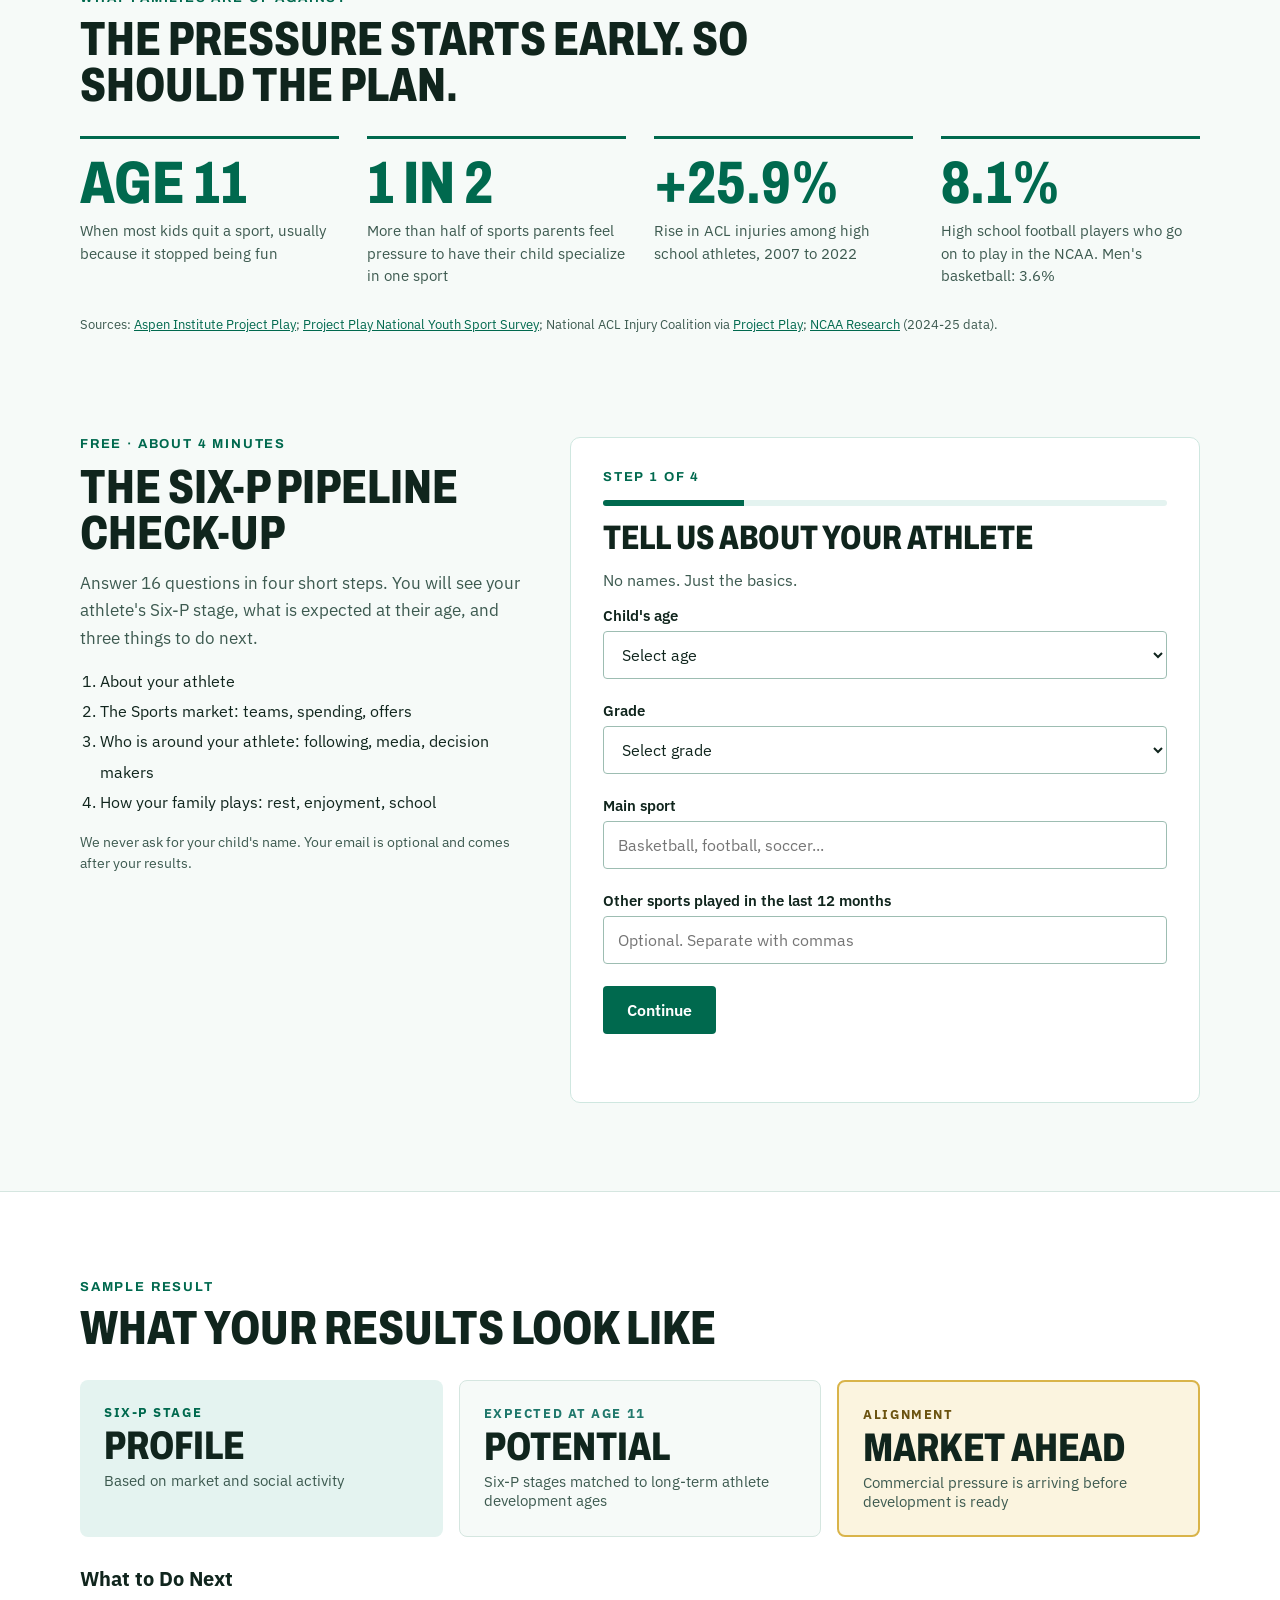
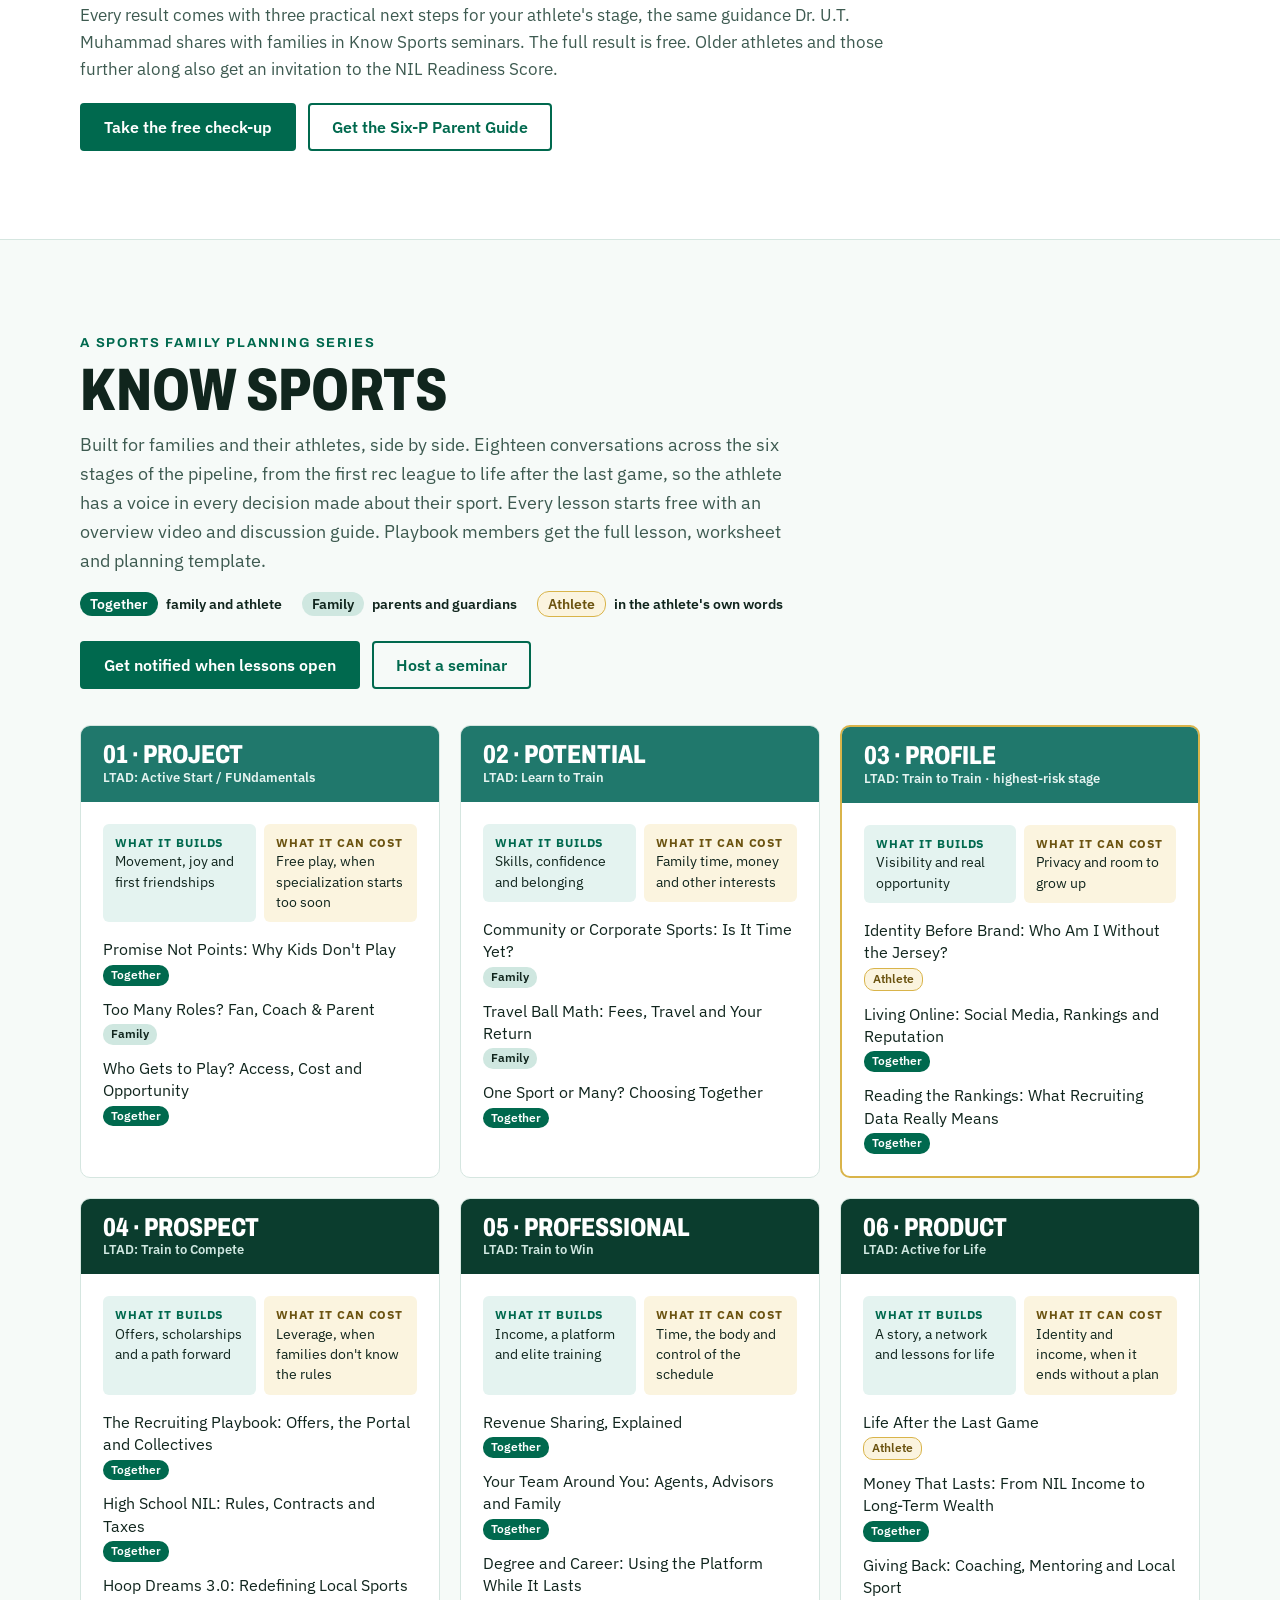
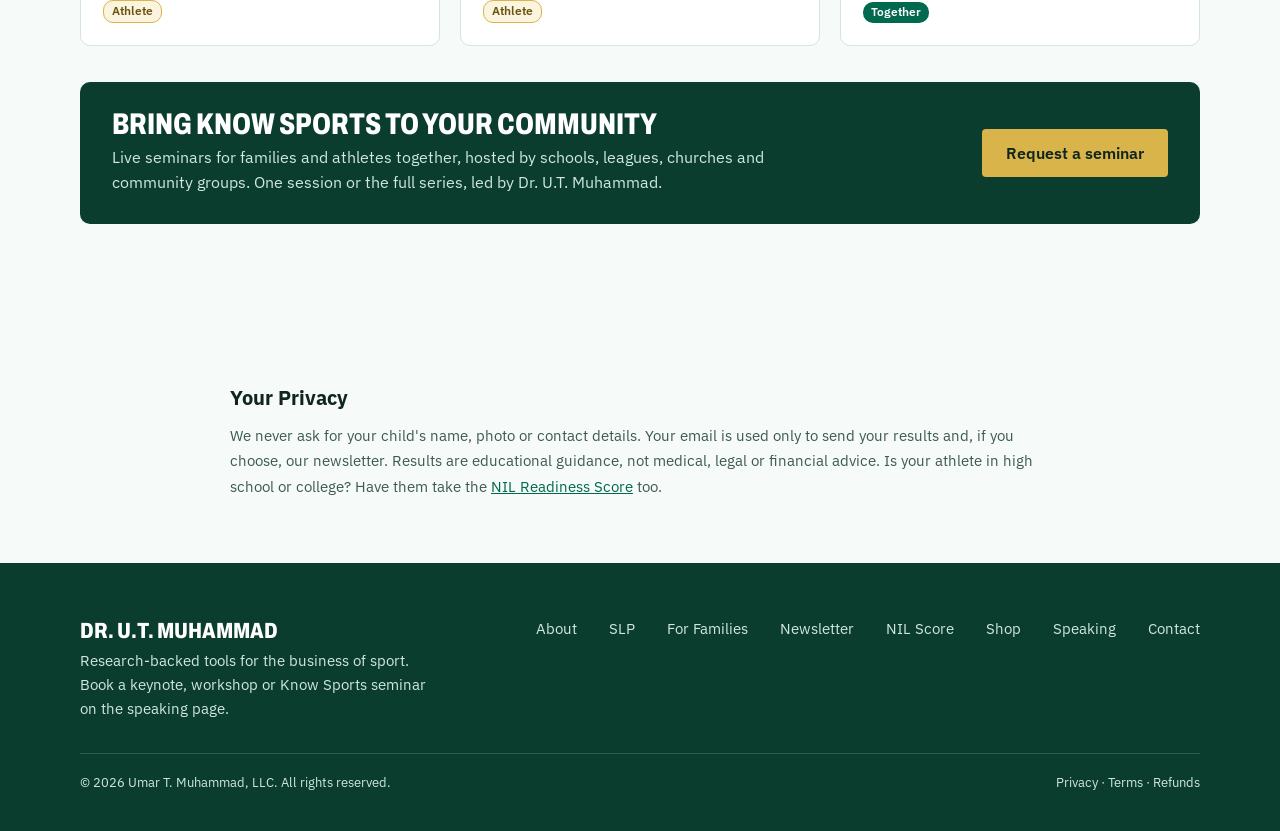
<file: families.html>
<!DOCTYPE html>
<html lang="en">
<head>
<meta charset="utf-8">
<meta name="viewport" content="width=device-width, initial-scale=1">
<title>For Families | Dr. U.T. Muhammad</title>
<meta name="description" content="The Six-P Pipeline Check-Up and the Know Sports series: Sports Family Planning for families and their athletes.">
<link rel="canonical" href="https://umarspeaks.com/families.html">
<meta property="og:type" content="website">
<meta property="og:site_name" content="Dr. U.T. Muhammad">
<meta property="og:title" content="For Families | Dr. U.T. Muhammad">
<meta property="og:description" content="The Six-P Pipeline Check-Up and the Know Sports series: Sports Family Planning for families and their athletes.">
<meta property="og:url" content="https://umarspeaks.com/families.html">
<meta property="og:image" content="https://umarspeaks.com/assets/og-image-2026-11.jpg">
<meta property="og:image:width" content="1200">
<meta property="og:image:height" content="630">
<meta property="og:image:alt" content="Dr. U.T. Muhammad, Sports Pracademic: Know your value before the market sets it.">
<meta name="twitter:card" content="summary_large_image">
<link rel="icon" href="/assets/favicon.svg" type="image/svg+xml">
<link rel="preconnect" href="https://fonts.googleapis.com">
<link rel="preconnect" href="https://fonts.gstatic.com" crossorigin>
<link href="https://fonts.googleapis.com/css2?family=Archivo:wdth,wght@62..125,400..900&amp;family=IBM+Plex+Sans:wght@400;500;600&amp;display=swap" rel="stylesheet">
<link rel="stylesheet" href="/css/styles.css">
</head>
<body>
<div style="min-height:100%;display:flex;flex-direction:column">

<header style="background:#FFFFFF;border-bottom:1px solid #D5E6E0">
<div class="wrap" style="display:flex;flex-wrap:wrap;align-items:center;justify-content:space-between;gap:16px;padding-top:16px;padding-bottom:16px">
<a href="/" style="text-decoration:none;display:flex;flex-direction:column;gap:2px">
<span style="font-family:'Archivo',sans-serif;font-stretch:80%;font-weight:800;font-size:24px;text-transform:uppercase;color:#10251D">Dr. U.T. Muhammad</span>
<span style="font-size:12px;font-weight:600;letter-spacing:0.16em;text-transform:uppercase;color:#00694E">Sports Pracademic</span>
</a>
<nav class="nav" aria-label="Main" style="display:flex;flex-wrap:wrap;align-items:center;gap:24px">
<a href="about.html">About</a>
<a href="slp.html">SLP</a>
<a href="families.html" aria-current="page" style="color:#00694E;font-weight:600;border-bottom:2px solid #00694E">For Families</a>
<a href="newsletter.html">Newsletter</a>
<a href="nil-score.html">NIL Score</a>
<a href="shop.html">Shop</a>
<a class="btn" href="speaking.html" style="padding:0 20px;min-height:44px;color:#FFFFFF">Speaking</a>
</nav>
</div>
</header>

<section style="background:#0B3D2E;color:#FFFFFF">
<div class="wrap" style="display:flex;flex-wrap:wrap;gap:48px;align-items:center;padding-top:80px;padding-bottom:80px">
<div style="flex:1 1 540px;min-width:0;display:flex;flex-direction:column;gap:22px">
<p class="eyebrow" style="color:#D9B44A">Free · For parents and guardians</p>
<h1 class="disp hero-h" style="font-size:84px;color:#FFFFFF">Is the market moving faster than your child?</h1>
<p style="margin:0;font-size:20px;line-height:1.55;color:#CFE7E0;max-width:600px">Travel ball, showcases, rankings, social media, NIL offers. I built the Six-P Pipeline Check-Up so you can see where your athlete sits in the system, and whether that pressure fits who they are becoming.</p>
<div style="display:flex;flex-wrap:wrap;gap:12px 28px;font-size:15px;font-weight:600;color:#FFFFFF">
<span>Four short steps</span><span>No child's name collected</span>
</div>
<div style="display:flex;flex-wrap:wrap;gap:12px;padding-top:6px">
<a class="btn" href="#start" style="background:#D9B44A;color:#10251D">Start the check-up</a>
<a class="btn-line" href="#sfp" style="border-color:#CFE7E0;color:#FFFFFF">Explore the Know Sports series</a>
</div>
</div>
<div style="flex:1 1 340px;min-width:0">
<div style="background:#FFFFFF;color:#10251D;border-radius:10px;padding:28px;display:flex;flex-direction:column;gap:18px">
<div style="display:flex;justify-content:space-between;align-items:center;gap:12px"><span class="eyebrow">Your child's check-up</span><span style="font-size:12px;font-weight:600;padding:4px 10px;border-radius:12px;background:#FBF4DF;color:#6B5310">Sample result</span></div>
<div style="display:flex;flex-direction:column;gap:8px">
<span style="font-size:13px;font-weight:700;letter-spacing:0.1em;text-transform:uppercase;color:#6B5310">Six-P stage (market)</span>
<div style="display:grid;grid-template-columns:repeat(6,minmax(0,1fr));gap:4px">
<div style="height:14px;background:#D9B44A;border-radius:3px"></div><div style="height:14px;background:#D9B44A;border-radius:3px"></div><div style="height:14px;background:#D9B44A;border-radius:3px;outline:2px solid #6B5310;outline-offset:2px"></div><div style="height:14px;background:#EFEAD8;border-radius:3px"></div><div style="height:14px;background:#EFEAD8;border-radius:3px"></div><div style="height:14px;background:#EFEAD8;border-radius:3px"></div>
</div>
<span style="font-size:15px;font-weight:600">Profile</span>
</div>
<div style="display:flex;flex-direction:column;gap:8px">
<span style="font-size:13px;font-weight:700;letter-spacing:0.1em;text-transform:uppercase;color:#20786C">LTAD stage (expected for age)</span>
<div style="display:grid;grid-template-columns:repeat(6,minmax(0,1fr));gap:4px">
<div style="height:14px;background:#20786C;border-radius:3px"></div><div style="height:14px;background:#20786C;border-radius:3px;outline:2px solid #0B3D2E;outline-offset:2px"></div><div style="height:14px;background:#E4F3F0;border-radius:3px"></div><div style="height:14px;background:#E4F3F0;border-radius:3px"></div><div style="height:14px;background:#E4F3F0;border-radius:3px"></div><div style="height:14px;background:#E4F3F0;border-radius:3px"></div>
</div>
<span style="font-size:15px;font-weight:600">Learn to Train</span>
</div>
<div style="background:#FBF4DF;border-radius:6px;padding:14px 16px;display:flex;flex-direction:column;gap:4px"><span class="disp" style="font-size:26px">Market is 1 stage ahead</span><span style="font-size:14px;line-height:1.5;color:#3D5A50">Visibility and commercial pressure are arriving before your child's development is ready for them.</span></div>
</div>
</div>
</div>
</section>

<section id="stages" style="background:#FFFFFF;border-bottom:1px solid #D5E6E0">
<div class="wrap" style="padding-top:88px;padding-bottom:88px;display:flex;flex-direction:column;gap:32px">
<div style="display:flex;flex-direction:column;gap:12px;max-width:760px">
<p class="eyebrow">Two frameworks, one athlete</p>
<h2 class="disp sec-h" style="font-size:52px">What the system does vs. what your child needs</h2>
<p style="margin:0;font-size:18px;line-height:1.6;color:#3D5A50">The Six-P Pipeline names how revenue sport moves athletes from Project to Product. Long-Term Athlete Development (LTAD) describes how athletes should grow at each age. The check-up places your child on both.</p>
</div>
<div style="display:grid;grid-template-columns:repeat(auto-fit,minmax(170px,1fr));gap:12px">
<div style="border-top:6px solid #20786C;background:#F6FAF8;padding:16px;display:flex;flex-direction:column;gap:6px"><span class="disp" style="font-size:22px">Project</span><span style="font-size:14px;font-weight:600;color:#20786C">LTAD: Active Start / FUNdamentals</span><span style="font-size:14px;line-height:1.5;color:#3D5A50">Watch for: early specialization replacing play</span></div>
<div style="border-top:6px solid #20786C;background:#F6FAF8;padding:16px;display:flex;flex-direction:column;gap:6px"><span class="disp" style="font-size:22px">Potential</span><span style="font-size:14px;font-weight:600;color:#20786C">LTAD: Learn to Train</span><span style="font-size:14px;line-height:1.5;color:#3D5A50">Watch for: outside investment during key skill years</span></div>
<div style="border-top:6px solid #D9B44A;background:#FBF4DF;padding:16px;display:flex;flex-direction:column;gap:6px"><span class="disp" style="font-size:22px">Profile</span><span style="font-size:14px;font-weight:600;color:#6B5310">LTAD: Train to Train</span><span style="font-size:14px;line-height:1.5;color:#3D5A50">Watch for: rankings, social media and NIL during puberty. Highest-risk overlap.</span></div>
<div style="border-top:6px solid #00694E;background:#E4F3F0;padding:16px;display:flex;flex-direction:column;gap:6px"><span class="disp" style="font-size:22px">Prospect</span><span style="font-size:14px;font-weight:600;color:#00694E">LTAD: Train to Compete</span><span style="font-size:14px;line-height:1.5;color:#3D5A50">Watch for: recruiting that treats your child as an acquisition</span></div>
<div style="border-top:6px solid #00694E;background:#E4F3F0;padding:16px;display:flex;flex-direction:column;gap:6px"><span class="disp" style="font-size:22px">Professional</span><span style="font-size:14px;font-weight:600;color:#00694E">LTAD: Train to Win</span><span style="font-size:14px;line-height:1.5;color:#3D5A50">Watch for: being managed as an asset, not developed as a person</span></div>
<div style="border-top:6px solid #00694E;background:#E4F3F0;padding:16px;display:flex;flex-direction:column;gap:6px"><span class="disp" style="font-size:22px">Product</span><span style="font-size:14px;font-weight:600;color:#00694E">LTAD: Active for Life</span><span style="font-size:14px;line-height:1.5;color:#3D5A50">Watch for: a career ending without a plan for life after</span></div>
</div>
<p style="margin:0;font-size:14px;color:#3D5A50">Ages are guides, not deadlines. Development timing varies by sport and by child.</p>
</div>
</section>

<section>
<div class="wrap" style="padding-top:80px;padding-bottom:16px;display:flex;flex-direction:column;gap:28px">
<div style="display:flex;flex-direction:column;gap:12px;max-width:760px">
<p class="eyebrow">What families are up against</p>
<h2 class="disp sec-h" style="font-size:48px">The pressure starts early. So should the plan.</h2>
</div>
<div style="display:grid;grid-template-columns:repeat(auto-fit,minmax(230px,1fr));gap:28px">
<div style="display:flex;flex-direction:column;gap:8px;border-top:3px solid #00694E;padding-top:16px"><span class="disp" style="font-size:60px;color:#00694E">Age 11</span><span style="font-size:15px;line-height:1.5;color:#3D5A50">When most kids quit a sport, usually because it stopped being fun</span></div>
<div style="display:flex;flex-direction:column;gap:8px;border-top:3px solid #00694E;padding-top:16px"><span class="disp" style="font-size:60px;color:#00694E">1 in 2</span><span style="font-size:15px;line-height:1.5;color:#3D5A50">More than half of sports parents feel pressure to have their child specialize in one sport</span></div>
<div style="display:flex;flex-direction:column;gap:8px;border-top:3px solid #00694E;padding-top:16px"><span class="disp" style="font-size:60px;color:#00694E">+25.9%</span><span style="font-size:15px;line-height:1.5;color:#3D5A50">Rise in ACL injuries among high school athletes, 2007 to 2022</span></div>
<div style="display:flex;flex-direction:column;gap:8px;border-top:3px solid #00694E;padding-top:16px"><span class="disp" style="font-size:60px;color:#00694E">8.1%</span><span style="font-size:15px;line-height:1.5;color:#3D5A50">High school football players who go on to play in the NCAA. Men's basketball: 3.6%</span></div>
</div>
<p style="margin:0;font-size:13px;color:#3D5A50">Sources: <a href="https://projectplay.org/youth-sports/youth-sports-facts">Aspen Institute Project Play</a>; <a href="https://projectplay.org/news/kids-quit-most-sports-by-age-11">Project Play National Youth Sport Survey</a>; National ACL Injury Coalition via <a href="https://projectplay.org/news/2023/11/22/analysis-serious-knee-injury-among-teen-athletes-grows-26">Project Play</a>; <a href="https://ncaaorg.s3.amazonaws.com/research/pro_beyond/RES_ProbabilityBeyondHSFiguresMethod.pdf">NCAA Research</a> (2024-25 data).</p>
</div>
</section>

<section id="start">
<div class="wrap" style="padding-top:88px;padding-bottom:88px;display:flex;flex-wrap:wrap;gap:40px;align-items:flex-start">
<div style="flex:1 1 340px;min-width:0;display:flex;flex-direction:column;gap:14px">
<p class="eyebrow">Free · About 4 minutes</p>
<h2 class="disp sec-h" style="font-size:48px">The Six-P Pipeline Check-Up</h2>
<p style="margin:0;font-size:17px;line-height:1.6;color:#3D5A50">Answer 16 questions in four short steps. You will see your athlete's Six-P stage, what is expected at their age, and three things to do next.</p>
<ol style="margin:0;padding-left:20px;font-size:16px;line-height:1.9;color:#10251D">
<li>About your athlete</li><li>The Sports market: teams, spending, offers</li><li>Who is around your athlete: following, media, decision makers</li><li>How your family plays: rest, enjoyment, school</li>
</ol>
<p style="margin:0;font-size:14px;line-height:1.5;color:#3D5A50">We never ask for your child's name. Your email is optional and comes after your results.</p>
</div>
<div id="checkup" aria-live="polite" style="flex:1 1 520px;min-width:0;background:#FFFFFF;border:1px solid #CFE7E0;border-radius:10px;padding:32px;display:flex;flex-direction:column;gap:16px;box-sizing:border-box">
<noscript><p>Please turn on JavaScript to take the check-up.</p></noscript>
</div>
</div>
</section>

<section style="background:#FFFFFF;border-top:1px solid #D5E6E0;border-bottom:1px solid #D5E6E0">
<div class="wrap" style="padding-top:88px;padding-bottom:88px;display:flex;flex-direction:column;gap:28px">
<div style="display:flex;flex-direction:column;gap:12px;max-width:760px">
<p class="eyebrow">Sample result</p>
<h2 class="disp sec-h" style="font-size:48px">What your results look like</h2>
</div>
<div style="display:grid;grid-template-columns:repeat(auto-fit,minmax(260px,1fr));gap:16px">
<div style="background:#E4F3F0;border-radius:8px;padding:24px;display:flex;flex-direction:column;gap:6px"><span style="font-size:13px;font-weight:700;letter-spacing:0.12em;text-transform:uppercase;color:#00694E">Six-P stage</span><span class="disp" style="font-size:40px">Profile</span><span style="font-size:15px;color:#3D5A50">Based on market and social activity</span></div>
<div style="background:#F6FAF8;border:1px solid #D5E6E0;border-radius:8px;padding:24px;display:flex;flex-direction:column;gap:6px"><span style="font-size:13px;font-weight:700;letter-spacing:0.12em;text-transform:uppercase;color:#20786C">Expected at age 11</span><span class="disp" style="font-size:40px">Potential</span><span style="font-size:15px;color:#3D5A50">Six-P stages matched to long-term athlete development ages</span></div>
<div style="background:#FBF4DF;border:2px solid #D9B44A;border-radius:8px;padding:24px;display:flex;flex-direction:column;gap:6px"><span style="font-size:13px;font-weight:700;letter-spacing:0.12em;text-transform:uppercase;color:#6B5310">Alignment</span><span class="disp" style="font-size:40px">Market ahead</span><span style="font-size:15px;color:#3D5A50">Commercial pressure is arriving before development is ready</span></div>
</div>
<div style="display:flex;flex-direction:column;gap:10px;max-width:820px">
<h3 style="margin:0;font-size:20px">What to Do Next</h3>
<p style="margin:0;font-size:17px;line-height:1.6;color:#3D5A50">Every result comes with three practical next steps for your athlete's stage, the same guidance Dr. U.T. Muhammad shares with families in Know Sports seminars. The full result is free. Older athletes and those further along also get an invitation to the NIL Readiness Score.</p>
<div style="display:flex;flex-wrap:wrap;gap:12px;padding-top:10px">
<a class="btn" href="#start">Take the free check-up</a>
<a class="btn-line" href="shop.html">Get the Six-P Parent Guide</a>
</div>
</div>
</div>
</section>

<section id="sfp" style="background:#F6FAF8">
<div class="wrap" style="padding-top:96px;padding-bottom:96px;display:flex;flex-direction:column;gap:36px">
<div style="display:flex;flex-wrap:wrap;justify-content:space-between;align-items:flex-end;gap:24px">
<div style="display:flex;flex-direction:column;gap:12px;max-width:720px">
<p class="eyebrow">A Sports Family Planning series</p>
<h2 class="disp sec-h" style="font-size:60px">Know Sports</h2>
<p style="margin:0;font-size:18px;line-height:1.6;color:#3D5A50">Built for families and their athletes, side by side. Eighteen conversations across the six stages of the pipeline, from the first rec league to life after the last game, so the athlete has a voice in every decision made about their sport. Every lesson starts free with an overview video and discussion guide. Playbook members get the full lesson, worksheet and planning template.</p>
<div style="display:flex;flex-wrap:wrap;gap:8px 20px;font-size:14px;font-weight:600;padding-top:4px"><span style="display:inline-flex;align-items:center;gap:8px"><span style="padding:3px 10px;border-radius:12px;background:#00694E;color:#FFFFFF">Together</span>family and athlete</span><span style="display:inline-flex;align-items:center;gap:8px"><span style="padding:3px 10px;border-radius:12px;background:#CFE7E0;color:#10251D">Family</span>parents and guardians</span><span style="display:inline-flex;align-items:center;gap:8px"><span style="padding:3px 10px;border-radius:12px;background:#FBF4DF;color:#6B5310;border:1px solid #D9B44A">Athlete</span>in the athlete's own words</span></div>
</div>
<div style="display:flex;flex-wrap:wrap;gap:12px">
<a class="btn" href="newsletter.html">Get notified when lessons open</a>
<a class="btn-line" href="speaking.html#book">Host a seminar</a>
</div>
</div>
<div style="display:grid;grid-template-columns:repeat(auto-fit,minmax(340px,1fr));gap:20px">

<article style="background:#FFFFFF;border:1px solid #D5E6E0;border-radius:10px;overflow:hidden;display:flex;flex-direction:column">
<div style="background:#20786C;padding:16px 22px;display:flex;flex-direction:column;gap:2px"><span class="disp" style="font-size:26px;color:#FFFFFF">01 · Project</span><span style="font-size:13px;font-weight:600;color:#E4F3F0">LTAD: Active Start / FUNdamentals</span></div>
<div style="padding:22px;display:flex;flex-direction:column;gap:16px;flex:1">
<div style="display:grid;grid-template-columns:repeat(2,minmax(0,1fr));gap:8px;font-size:14px;line-height:1.45"><div style="background:#E4F3F0;border-radius:6px;padding:10px 12px"><strong style="display:block;font-size:12px;letter-spacing:0.08em;text-transform:uppercase;color:#00694E">What it builds</strong>Movement, joy and first friendships</div><div style="background:#FBF4DF;border-radius:6px;padding:10px 12px"><strong style="display:block;font-size:12px;letter-spacing:0.08em;text-transform:uppercase;color:#6B5310">What it can cost</strong>Free play, when specialization starts too soon</div></div>
<ul style="margin:0;padding:0;list-style:none;display:flex;flex-direction:column;gap:12px;font-size:16px;line-height:1.4">
<li style="display:flex;flex-direction:column;gap:4px"><span>Promise Not Points: Why Kids Don't Play</span><span style="align-self:flex-start;font-size:12px;font-weight:600;padding:2px 8px;border-radius:10px;background:#00694E;color:#FFFFFF">Together</span></li>
<li style="display:flex;flex-direction:column;gap:4px"><span>Too Many Roles? Fan, Coach &amp; Parent</span><span style="align-self:flex-start;font-size:12px;font-weight:600;padding:2px 8px;border-radius:10px;background:#CFE7E0;color:#10251D">Family</span></li>
<li style="display:flex;flex-direction:column;gap:4px"><span>Who Gets to Play? Access, Cost and Opportunity</span><span style="align-self:flex-start;font-size:12px;font-weight:600;padding:2px 8px;border-radius:10px;background:#00694E;color:#FFFFFF">Together</span></li>
</ul>
</div>
</article>

<article style="background:#FFFFFF;border:1px solid #D5E6E0;border-radius:10px;overflow:hidden;display:flex;flex-direction:column">
<div style="background:#20786C;padding:16px 22px;display:flex;flex-direction:column;gap:2px"><span class="disp" style="font-size:26px;color:#FFFFFF">02 · Potential</span><span style="font-size:13px;font-weight:600;color:#E4F3F0">LTAD: Learn to Train</span></div>
<div style="padding:22px;display:flex;flex-direction:column;gap:16px;flex:1">
<div style="display:grid;grid-template-columns:repeat(2,minmax(0,1fr));gap:8px;font-size:14px;line-height:1.45"><div style="background:#E4F3F0;border-radius:6px;padding:10px 12px"><strong style="display:block;font-size:12px;letter-spacing:0.08em;text-transform:uppercase;color:#00694E">What it builds</strong>Skills, confidence and belonging</div><div style="background:#FBF4DF;border-radius:6px;padding:10px 12px"><strong style="display:block;font-size:12px;letter-spacing:0.08em;text-transform:uppercase;color:#6B5310">What it can cost</strong>Family time, money and other interests</div></div>
<ul style="margin:0;padding:0;list-style:none;display:flex;flex-direction:column;gap:12px;font-size:16px;line-height:1.4">
<li style="display:flex;flex-direction:column;gap:4px"><span>Community or Corporate Sports: Is It Time Yet?</span><span style="align-self:flex-start;font-size:12px;font-weight:600;padding:2px 8px;border-radius:10px;background:#CFE7E0;color:#10251D">Family</span></li>
<li style="display:flex;flex-direction:column;gap:4px"><span>Travel Ball Math: Fees, Travel and Your Return</span><span style="align-self:flex-start;font-size:12px;font-weight:600;padding:2px 8px;border-radius:10px;background:#CFE7E0;color:#10251D">Family</span></li>
<li style="display:flex;flex-direction:column;gap:4px"><span>One Sport or Many? Choosing Together</span><span style="align-self:flex-start;font-size:12px;font-weight:600;padding:2px 8px;border-radius:10px;background:#00694E;color:#FFFFFF">Together</span></li>
</ul>
</div>
</article>

<article style="background:#FFFFFF;border:2px solid #D9B44A;border-radius:10px;overflow:hidden;display:flex;flex-direction:column">
<div style="background:#20786C;padding:16px 22px;display:flex;flex-direction:column;gap:2px"><span class="disp" style="font-size:26px;color:#FFFFFF">03 · Profile</span><span style="font-size:13px;font-weight:600;color:#E4F3F0">LTAD: Train to Train · highest-risk stage</span></div>
<div style="padding:22px;display:flex;flex-direction:column;gap:16px;flex:1">
<div style="display:grid;grid-template-columns:repeat(2,minmax(0,1fr));gap:8px;font-size:14px;line-height:1.45"><div style="background:#E4F3F0;border-radius:6px;padding:10px 12px"><strong style="display:block;font-size:12px;letter-spacing:0.08em;text-transform:uppercase;color:#00694E">What it builds</strong>Visibility and real opportunity</div><div style="background:#FBF4DF;border-radius:6px;padding:10px 12px"><strong style="display:block;font-size:12px;letter-spacing:0.08em;text-transform:uppercase;color:#6B5310">What it can cost</strong>Privacy and room to grow up</div></div>
<ul style="margin:0;padding:0;list-style:none;display:flex;flex-direction:column;gap:12px;font-size:16px;line-height:1.4">
<li style="display:flex;flex-direction:column;gap:4px"><span>Identity Before Brand: Who Am I Without the Jersey?</span><span style="align-self:flex-start;font-size:12px;font-weight:600;padding:2px 8px;border-radius:10px;background:#FBF4DF;color:#6B5310;border:1px solid #D9B44A">Athlete</span></li>
<li style="display:flex;flex-direction:column;gap:4px"><span>Living Online: Social Media, Rankings and Reputation</span><span style="align-self:flex-start;font-size:12px;font-weight:600;padding:2px 8px;border-radius:10px;background:#00694E;color:#FFFFFF">Together</span></li>
<li style="display:flex;flex-direction:column;gap:4px"><span>Reading the Rankings: What Recruiting Data Really Means</span><span style="align-self:flex-start;font-size:12px;font-weight:600;padding:2px 8px;border-radius:10px;background:#00694E;color:#FFFFFF">Together</span></li>
</ul>
</div>
</article>

<article style="background:#FFFFFF;border:1px solid #D5E6E0;border-radius:10px;overflow:hidden;display:flex;flex-direction:column">
<div style="background:#0B3D2E;padding:16px 22px;display:flex;flex-direction:column;gap:2px"><span class="disp" style="font-size:26px;color:#FFFFFF">04 · Prospect</span><span style="font-size:13px;font-weight:600;color:#CFE7E0">LTAD: Train to Compete</span></div>
<div style="padding:22px;display:flex;flex-direction:column;gap:16px;flex:1">
<div style="display:grid;grid-template-columns:repeat(2,minmax(0,1fr));gap:8px;font-size:14px;line-height:1.45"><div style="background:#E4F3F0;border-radius:6px;padding:10px 12px"><strong style="display:block;font-size:12px;letter-spacing:0.08em;text-transform:uppercase;color:#00694E">What it builds</strong>Offers, scholarships and a path forward</div><div style="background:#FBF4DF;border-radius:6px;padding:10px 12px"><strong style="display:block;font-size:12px;letter-spacing:0.08em;text-transform:uppercase;color:#6B5310">What it can cost</strong>Leverage, when families don't know the rules</div></div>
<ul style="margin:0;padding:0;list-style:none;display:flex;flex-direction:column;gap:12px;font-size:16px;line-height:1.4">
<li style="display:flex;flex-direction:column;gap:4px"><span>The Recruiting Playbook: Offers, the Portal and Collectives</span><span style="align-self:flex-start;font-size:12px;font-weight:600;padding:2px 8px;border-radius:10px;background:#00694E;color:#FFFFFF">Together</span></li>
<li style="display:flex;flex-direction:column;gap:4px"><span>High School NIL: Rules, Contracts and Taxes</span><span style="align-self:flex-start;font-size:12px;font-weight:600;padding:2px 8px;border-radius:10px;background:#00694E;color:#FFFFFF">Together</span></li>
<li style="display:flex;flex-direction:column;gap:4px"><span>Hoop Dreams 3.0: Redefining Local Sports</span><span style="align-self:flex-start;font-size:12px;font-weight:600;padding:2px 8px;border-radius:10px;background:#FBF4DF;color:#6B5310;border:1px solid #D9B44A">Athlete</span></li>
</ul>
</div>
</article>

<article style="background:#FFFFFF;border:1px solid #D5E6E0;border-radius:10px;overflow:hidden;display:flex;flex-direction:column">
<div style="background:#0B3D2E;padding:16px 22px;display:flex;flex-direction:column;gap:2px"><span class="disp" style="font-size:26px;color:#FFFFFF">05 · Professional</span><span style="font-size:13px;font-weight:600;color:#CFE7E0">LTAD: Train to Win</span></div>
<div style="padding:22px;display:flex;flex-direction:column;gap:16px;flex:1">
<div style="display:grid;grid-template-columns:repeat(2,minmax(0,1fr));gap:8px;font-size:14px;line-height:1.45"><div style="background:#E4F3F0;border-radius:6px;padding:10px 12px"><strong style="display:block;font-size:12px;letter-spacing:0.08em;text-transform:uppercase;color:#00694E">What it builds</strong>Income, a platform and elite training</div><div style="background:#FBF4DF;border-radius:6px;padding:10px 12px"><strong style="display:block;font-size:12px;letter-spacing:0.08em;text-transform:uppercase;color:#6B5310">What it can cost</strong>Time, the body and control of the schedule</div></div>
<ul style="margin:0;padding:0;list-style:none;display:flex;flex-direction:column;gap:12px;font-size:16px;line-height:1.4">
<li style="display:flex;flex-direction:column;gap:4px"><span>Revenue Sharing, Explained</span><span style="align-self:flex-start;font-size:12px;font-weight:600;padding:2px 8px;border-radius:10px;background:#00694E;color:#FFFFFF">Together</span></li>
<li style="display:flex;flex-direction:column;gap:4px"><span>Your Team Around You: Agents, Advisors and Family</span><span style="align-self:flex-start;font-size:12px;font-weight:600;padding:2px 8px;border-radius:10px;background:#00694E;color:#FFFFFF">Together</span></li>
<li style="display:flex;flex-direction:column;gap:4px"><span>Degree and Career: Using the Platform While It Lasts</span><span style="align-self:flex-start;font-size:12px;font-weight:600;padding:2px 8px;border-radius:10px;background:#FBF4DF;color:#6B5310;border:1px solid #D9B44A">Athlete</span></li>
</ul>
</div>
</article>

<article style="background:#FFFFFF;border:1px solid #D5E6E0;border-radius:10px;overflow:hidden;display:flex;flex-direction:column">
<div style="background:#0B3D2E;padding:16px 22px;display:flex;flex-direction:column;gap:2px"><span class="disp" style="font-size:26px;color:#FFFFFF">06 · Product</span><span style="font-size:13px;font-weight:600;color:#CFE7E0">LTAD: Active for Life</span></div>
<div style="padding:22px;display:flex;flex-direction:column;gap:16px;flex:1">
<div style="display:grid;grid-template-columns:repeat(2,minmax(0,1fr));gap:8px;font-size:14px;line-height:1.45"><div style="background:#E4F3F0;border-radius:6px;padding:10px 12px"><strong style="display:block;font-size:12px;letter-spacing:0.08em;text-transform:uppercase;color:#00694E">What it builds</strong>A story, a network and lessons for life</div><div style="background:#FBF4DF;border-radius:6px;padding:10px 12px"><strong style="display:block;font-size:12px;letter-spacing:0.08em;text-transform:uppercase;color:#6B5310">What it can cost</strong>Identity and income, when it ends without a plan</div></div>
<ul style="margin:0;padding:0;list-style:none;display:flex;flex-direction:column;gap:12px;font-size:16px;line-height:1.4">
<li style="display:flex;flex-direction:column;gap:4px"><span>Life After the Last Game</span><span style="align-self:flex-start;font-size:12px;font-weight:600;padding:2px 8px;border-radius:10px;background:#FBF4DF;color:#6B5310;border:1px solid #D9B44A">Athlete</span></li>
<li style="display:flex;flex-direction:column;gap:4px"><span>Money That Lasts: From NIL Income to Long-Term Wealth</span><span style="align-self:flex-start;font-size:12px;font-weight:600;padding:2px 8px;border-radius:10px;background:#00694E;color:#FFFFFF">Together</span></li>
<li style="display:flex;flex-direction:column;gap:4px"><span>Giving Back: Coaching, Mentoring and Local Sport</span><span style="align-self:flex-start;font-size:12px;font-weight:600;padding:2px 8px;border-radius:10px;background:#00694E;color:#FFFFFF">Together</span></li>
</ul>
</div>
</article>

</div>
<div style="display:flex;flex-wrap:wrap;align-items:center;justify-content:space-between;gap:16px;background:#0B3D2E;color:#FFFFFF;border-radius:10px;padding:28px 32px">
<div style="display:flex;flex-direction:column;gap:6px;max-width:700px"><span class="disp" style="font-size:30px;color:#FFFFFF">Bring Know Sports to your community</span><span style="font-size:16px;line-height:1.6;color:#CFE7E0">Live seminars for families and athletes together, hosted by schools, leagues, churches and community groups. One session or the full series, led by Dr. U.T. Muhammad.</span></div>
<a class="btn" href="speaking.html#book" style="background:#D9B44A;color:#10251D">Request a seminar</a>
</div>
</div>
</section>

<section>
<div class="wrap" style="padding-top:64px;padding-bottom:64px;display:flex;flex-direction:column;gap:12px;max-width:900px">
<h2 style="margin:0;font-size:20px">Your Privacy</h2>
<p style="margin:0;font-size:15px;line-height:1.7;color:#3D5A50">We never ask for your child's name, photo or contact details. Your email is used only to send your results and, if you choose, our newsletter. Results are educational guidance, not medical, legal or financial advice. Is your athlete in high school or college? Have them take the <a href="nil-score.html">NIL Readiness Score</a> too.</p>
</div>
</section>

<footer class="foot" style="background:#0B3D2E;color:#CFE7E0;margin-top:auto">
<div class="wrap" style="padding-top:56px;padding-bottom:40px;display:flex;flex-direction:column;gap:32px">
<div style="display:flex;flex-wrap:wrap;justify-content:space-between;gap:32px">
<div style="display:flex;flex-direction:column;gap:6px;max-width:360px">
<span style="font-family:'Archivo',sans-serif;font-stretch:80%;font-weight:800;font-size:22px;text-transform:uppercase;color:#FFFFFF">Dr. U.T. Muhammad</span>
<span style="font-size:15px;line-height:1.6">Research-backed tools for the business of sport. Book a keynote, workshop or Know Sports seminar on the speaking page.</span>
</div>
<nav aria-label="Footer" style="display:flex;flex-wrap:wrap;gap:20px 32px;font-size:15px">
<a href="about.html">About</a><a href="slp.html">SLP</a><a href="families.html">For Families</a><a href="newsletter.html">Newsletter</a><a href="nil-score.html">NIL Score</a><a href="shop.html">Shop</a><a href="speaking.html">Speaking</a><a href="contact.html">Contact</a>
</nav>
</div>
<div style="display:flex;flex-wrap:wrap;justify-content:space-between;gap:16px;border-top:1px solid #2C5C4C;padding-top:20px;font-size:13px">
<span>© 2026 Umar T. Muhammad, LLC. All rights reserved.</span>
<span><a href="privacy.html">Privacy</a> · <a href="terms.html">Terms</a> · <a href="refunds.html">Refunds</a></span>
</div>
</div>
</footer>

</div>
<script src="/js/signup.js"></script>
<script src="/js/checkup.js"></script>
</body>
</html>
</file>
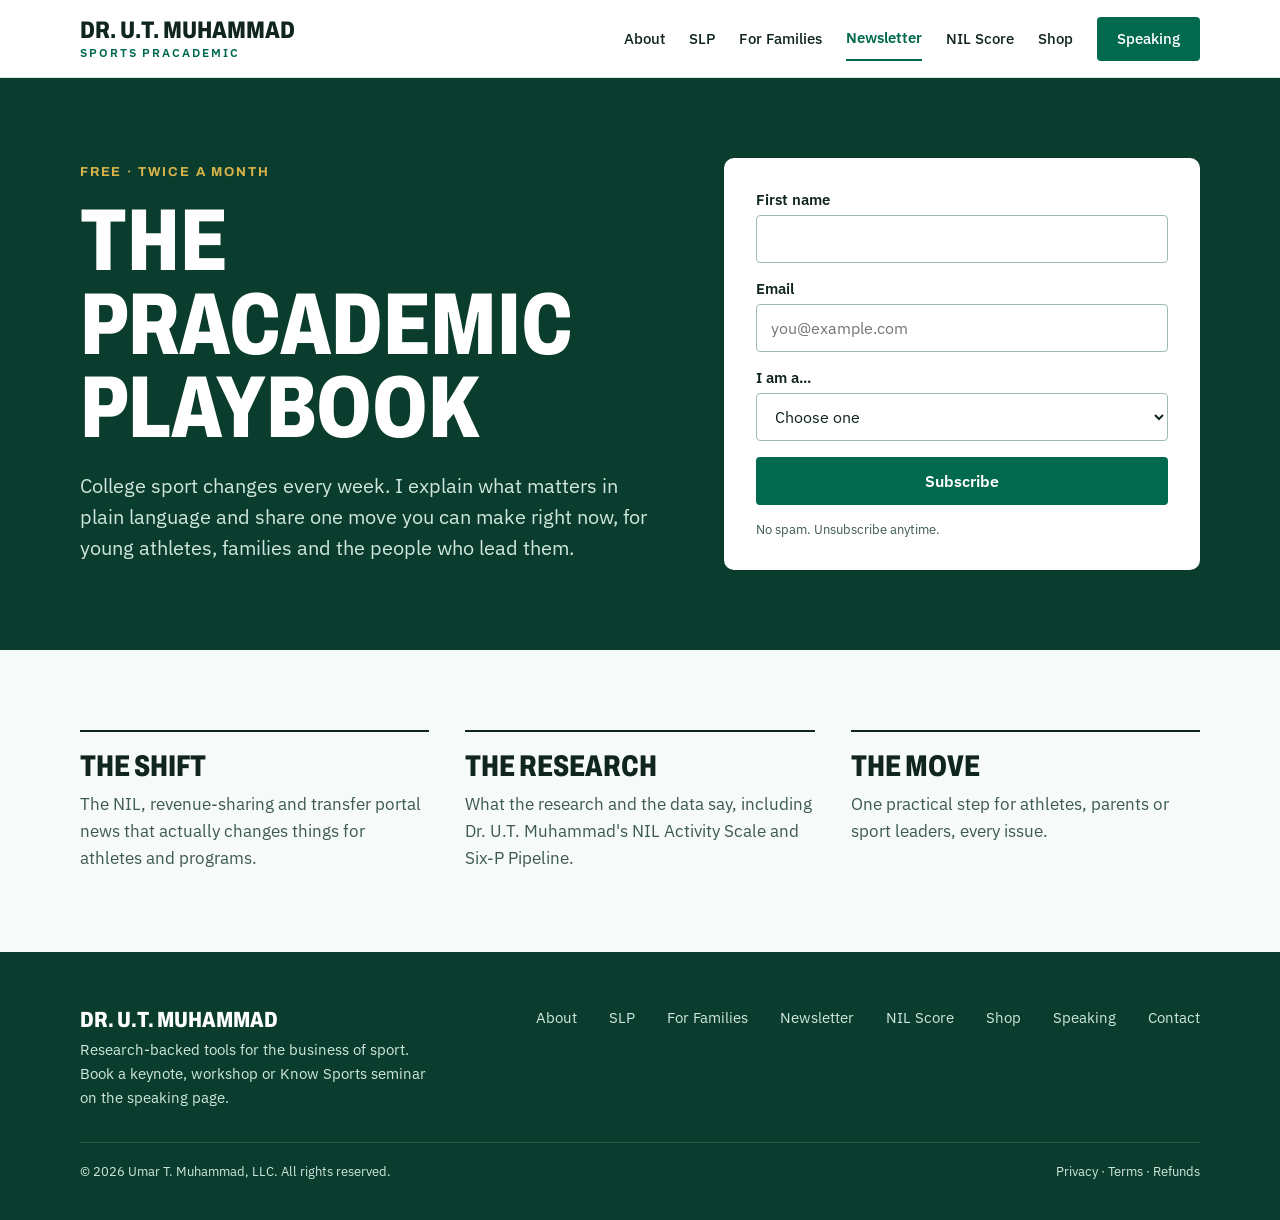
<file: newsletter.html>
<!DOCTYPE html>
<html lang="en">
<head>
<meta charset="utf-8">
<meta name="viewport" content="width=device-width, initial-scale=1">
<title>The Pracademic Playbook | Dr. U.T. Muhammad</title>
<meta name="description" content="A free newsletter on NIL, college sport and athlete development, twice a month.">
<link rel="canonical" href="https://umarspeaks.com/newsletter.html">
<meta property="og:type" content="website">
<meta property="og:site_name" content="Dr. U.T. Muhammad">
<meta property="og:title" content="The Pracademic Playbook | Dr. U.T. Muhammad">
<meta property="og:description" content="A free newsletter on NIL, college sport and athlete development, twice a month.">
<meta property="og:url" content="https://umarspeaks.com/newsletter.html">
<meta property="og:image" content="https://umarspeaks.com/assets/og-image-2026-11.jpg">
<meta property="og:image:width" content="1200">
<meta property="og:image:height" content="630">
<meta property="og:image:alt" content="Dr. U.T. Muhammad, Sports Pracademic: Know your value before the market sets it.">
<meta name="twitter:card" content="summary_large_image">
<link rel="icon" href="/assets/favicon.svg" type="image/svg+xml">
<link rel="preconnect" href="https://fonts.googleapis.com">
<link rel="preconnect" href="https://fonts.gstatic.com" crossorigin>
<link href="https://fonts.googleapis.com/css2?family=Archivo:wdth,wght@62..125,400..900&amp;family=IBM+Plex+Sans:wght@400;500;600&amp;display=swap" rel="stylesheet">
<link rel="stylesheet" href="/css/styles.css">
</head>
<body>
<div style="min-height:100%;display:flex;flex-direction:column">

<header style="background:#FFFFFF;border-bottom:1px solid #D5E6E0">
<div class="wrap" style="display:flex;flex-wrap:wrap;align-items:center;justify-content:space-between;gap:16px;padding-top:16px;padding-bottom:16px">
<a href="/" style="text-decoration:none;display:flex;flex-direction:column;gap:2px">
<span style="font-family:'Archivo',sans-serif;font-stretch:80%;font-weight:800;font-size:24px;text-transform:uppercase;color:#10251D">Dr. U.T. Muhammad</span>
<span style="font-size:12px;font-weight:600;letter-spacing:0.16em;text-transform:uppercase;color:#00694E">Sports Pracademic</span>
</a>
<nav class="nav" aria-label="Main" style="display:flex;flex-wrap:wrap;align-items:center;gap:24px">
<a href="about.html">About</a>
<a href="slp.html">SLP</a>
<a href="families.html">For Families</a>
<a href="newsletter.html" aria-current="page" style="color:#00694E;font-weight:600;border-bottom:2px solid #00694E">Newsletter</a>
<a href="nil-score.html">NIL Score</a>
<a href="shop.html">Shop</a>
<a class="btn" href="speaking.html" style="padding:0 20px;min-height:44px;color:#FFFFFF">Speaking</a>
</nav>
</div>
</header>

<section style="background:#0B3D2E;color:#FFFFFF">
<div class="wrap" style="display:flex;flex-wrap:wrap;gap:48px;align-items:center;padding-top:80px;padding-bottom:80px">
<div style="flex:1 1 520px;min-width:0;display:flex;flex-direction:column;gap:20px">
<p class="eyebrow" style="color:#D9B44A">Free · Twice a month</p>
<h1 class="disp hero-h" style="font-size:88px;color:#FFFFFF">The Pracademic Playbook</h1>
<p style="margin:0;font-size:20px;line-height:1.55;color:#CFE7E0;max-width:580px">College sport changes every week. I explain what matters in plain language and share one move you can make right now, for young athletes, families and the people who lead them.</p>
</div>
<form action="https://app.kit.com/forms/10205107/subscriptions" method="post" class="kit-signup" style="flex:1 1 400px;min-width:0;background:#FFFFFF;color:#10251D;border-radius:10px;padding:32px;display:flex;flex-direction:column;gap:16px;box-sizing:border-box">
<div style="display:flex;flex-direction:column;gap:6px"><label for="n-name" style="font-size:15px;font-weight:600">First name</label><input id="n-name" name="fields[first_name]" class="field" autocomplete="given-name"></div>
<div style="display:flex;flex-direction:column;gap:6px"><label for="n-email" style="font-size:15px;font-weight:600">Email</label><input id="n-email" name="email_address" type="email" class="field" required autocomplete="email" placeholder="you@example.com"></div>
<div style="display:flex;flex-direction:column;gap:6px"><label for="n-role" style="font-size:15px;font-weight:600">I am a...</label><select id="n-role" name="fields[role]" class="field"><option value="">Choose one</option><option>Athlete</option><option>Parent or guardian</option><option>Coach or administrator</option><option>Student</option><option>Sport industry professional</option></select></div>
<button type="submit" class="btn">Subscribe</button>
<p style="margin:0;font-size:13px;color:#3D5A50">No spam. Unsubscribe anytime.</p>
</form>
</div>
</section>

<section>
<div class="wrap" style="padding-top:80px;padding-bottom:80px;display:grid;grid-template-columns:repeat(auto-fit,minmax(260px,1fr));gap:36px">
<div style="display:flex;flex-direction:column;gap:10px;border-top:2px solid #10251D;padding-top:20px"><h2 class="disp" style="font-size:30px">The shift</h2><p style="margin:0;font-size:17px;line-height:1.6;color:#3D5A50">The NIL, revenue-sharing and transfer portal news that actually changes things for athletes and programs.</p></div>
<div style="display:flex;flex-direction:column;gap:10px;border-top:2px solid #10251D;padding-top:20px"><h2 class="disp" style="font-size:30px">The research</h2><p style="margin:0;font-size:17px;line-height:1.6;color:#3D5A50">What the research and the data say, including Dr. U.T. Muhammad's NIL Activity Scale and Six-P Pipeline.</p></div>
<div style="display:flex;flex-direction:column;gap:10px;border-top:2px solid #10251D;padding-top:20px"><h2 class="disp" style="font-size:30px">The move</h2><p style="margin:0;font-size:17px;line-height:1.6;color:#3D5A50">One practical step for athletes, parents or sport leaders, every issue.</p></div>
</div>
</section>

<footer class="foot" style="background:#0B3D2E;color:#CFE7E0;margin-top:auto">
<div class="wrap" style="padding-top:56px;padding-bottom:40px;display:flex;flex-direction:column;gap:32px">
<div style="display:flex;flex-wrap:wrap;justify-content:space-between;gap:32px">
<div style="display:flex;flex-direction:column;gap:6px;max-width:360px">
<span style="font-family:'Archivo',sans-serif;font-stretch:80%;font-weight:800;font-size:22px;text-transform:uppercase;color:#FFFFFF">Dr. U.T. Muhammad</span>
<span style="font-size:15px;line-height:1.6">Research-backed tools for the business of sport. Book a keynote, workshop or Know Sports seminar on the speaking page.</span>
</div>
<nav aria-label="Footer" style="display:flex;flex-wrap:wrap;gap:20px 32px;font-size:15px">
<a href="about.html">About</a><a href="slp.html">SLP</a><a href="families.html">For Families</a><a href="newsletter.html">Newsletter</a><a href="nil-score.html">NIL Score</a><a href="shop.html">Shop</a><a href="speaking.html">Speaking</a><a href="contact.html">Contact</a>
</nav>
</div>
<div style="display:flex;flex-wrap:wrap;justify-content:space-between;gap:16px;border-top:1px solid #2C5C4C;padding-top:20px;font-size:13px">
<span>© 2026 Umar T. Muhammad, LLC. All rights reserved.</span>
<span><a href="privacy.html">Privacy</a> · <a href="terms.html">Terms</a> · <a href="refunds.html">Refunds</a></span>
</div>
</div>
</footer>

</div>
<script src="/js/signup.js"></script>
</body>
</html>
</file>
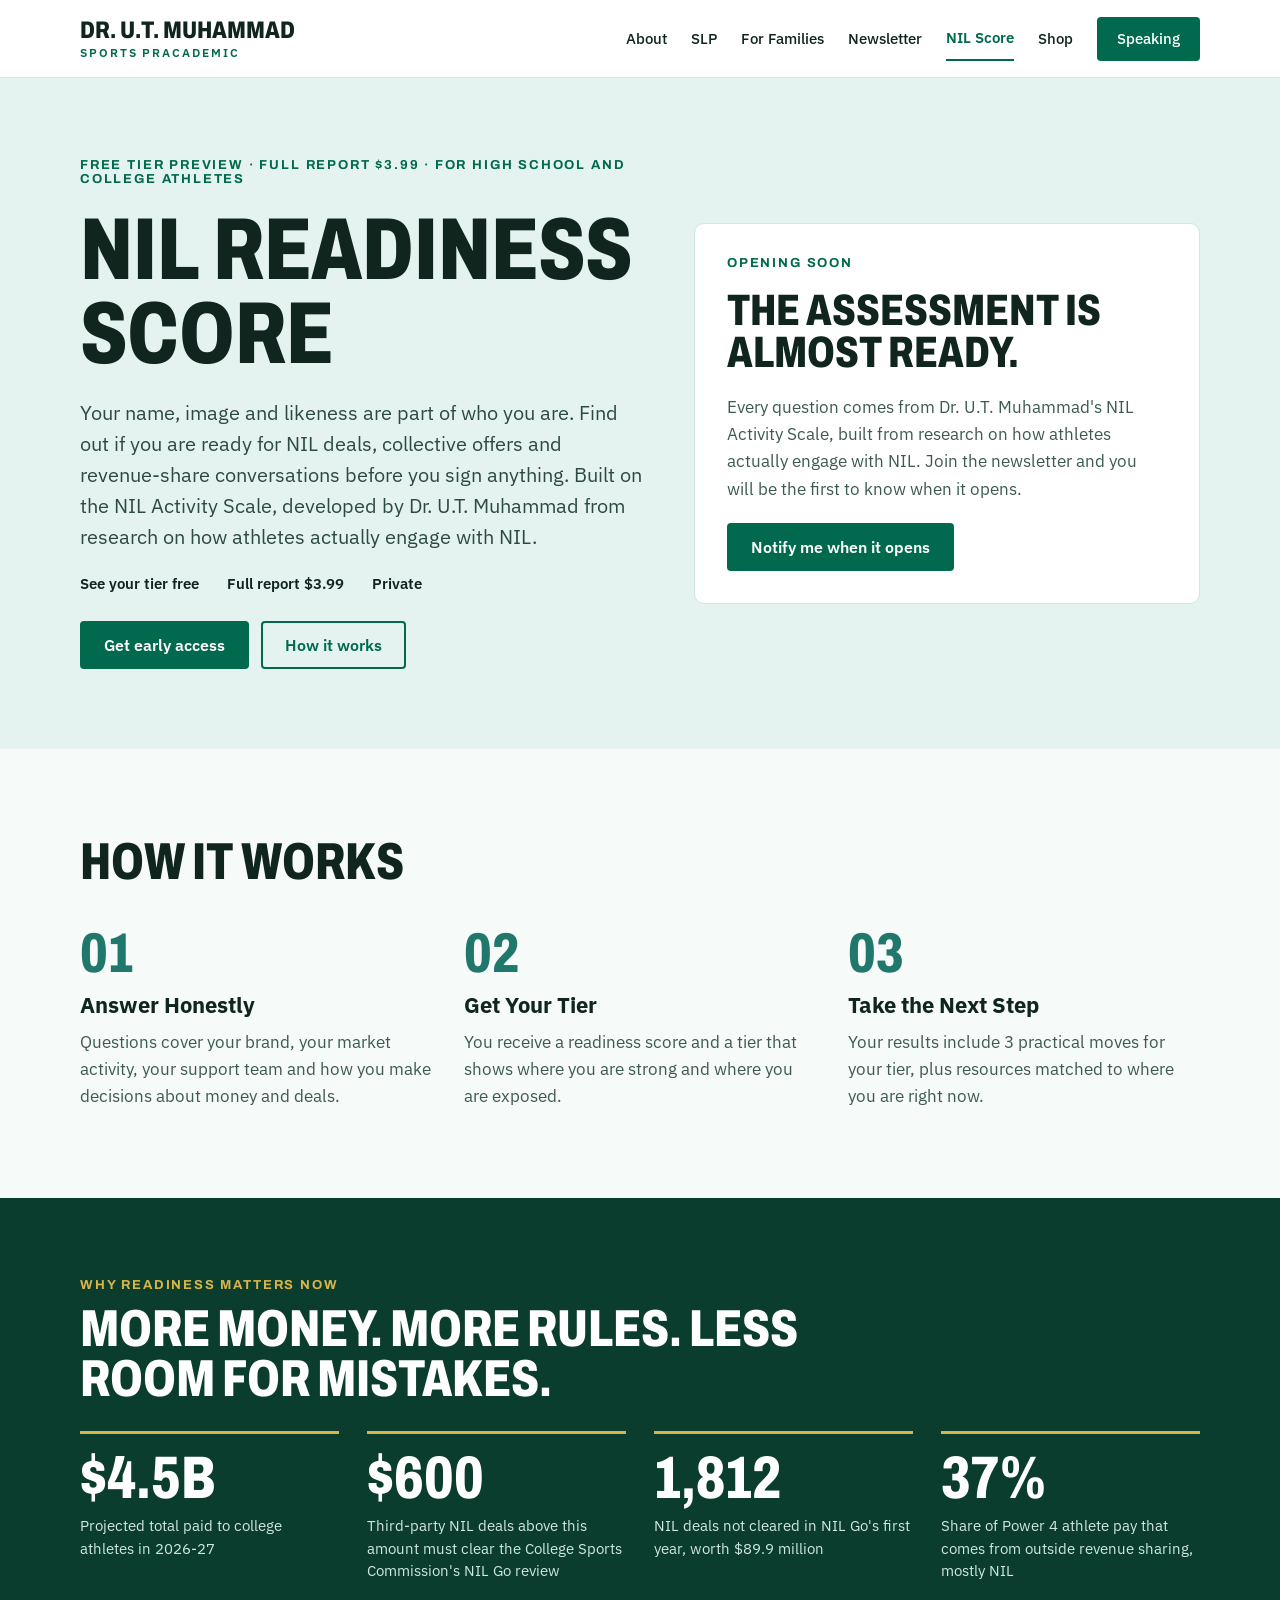
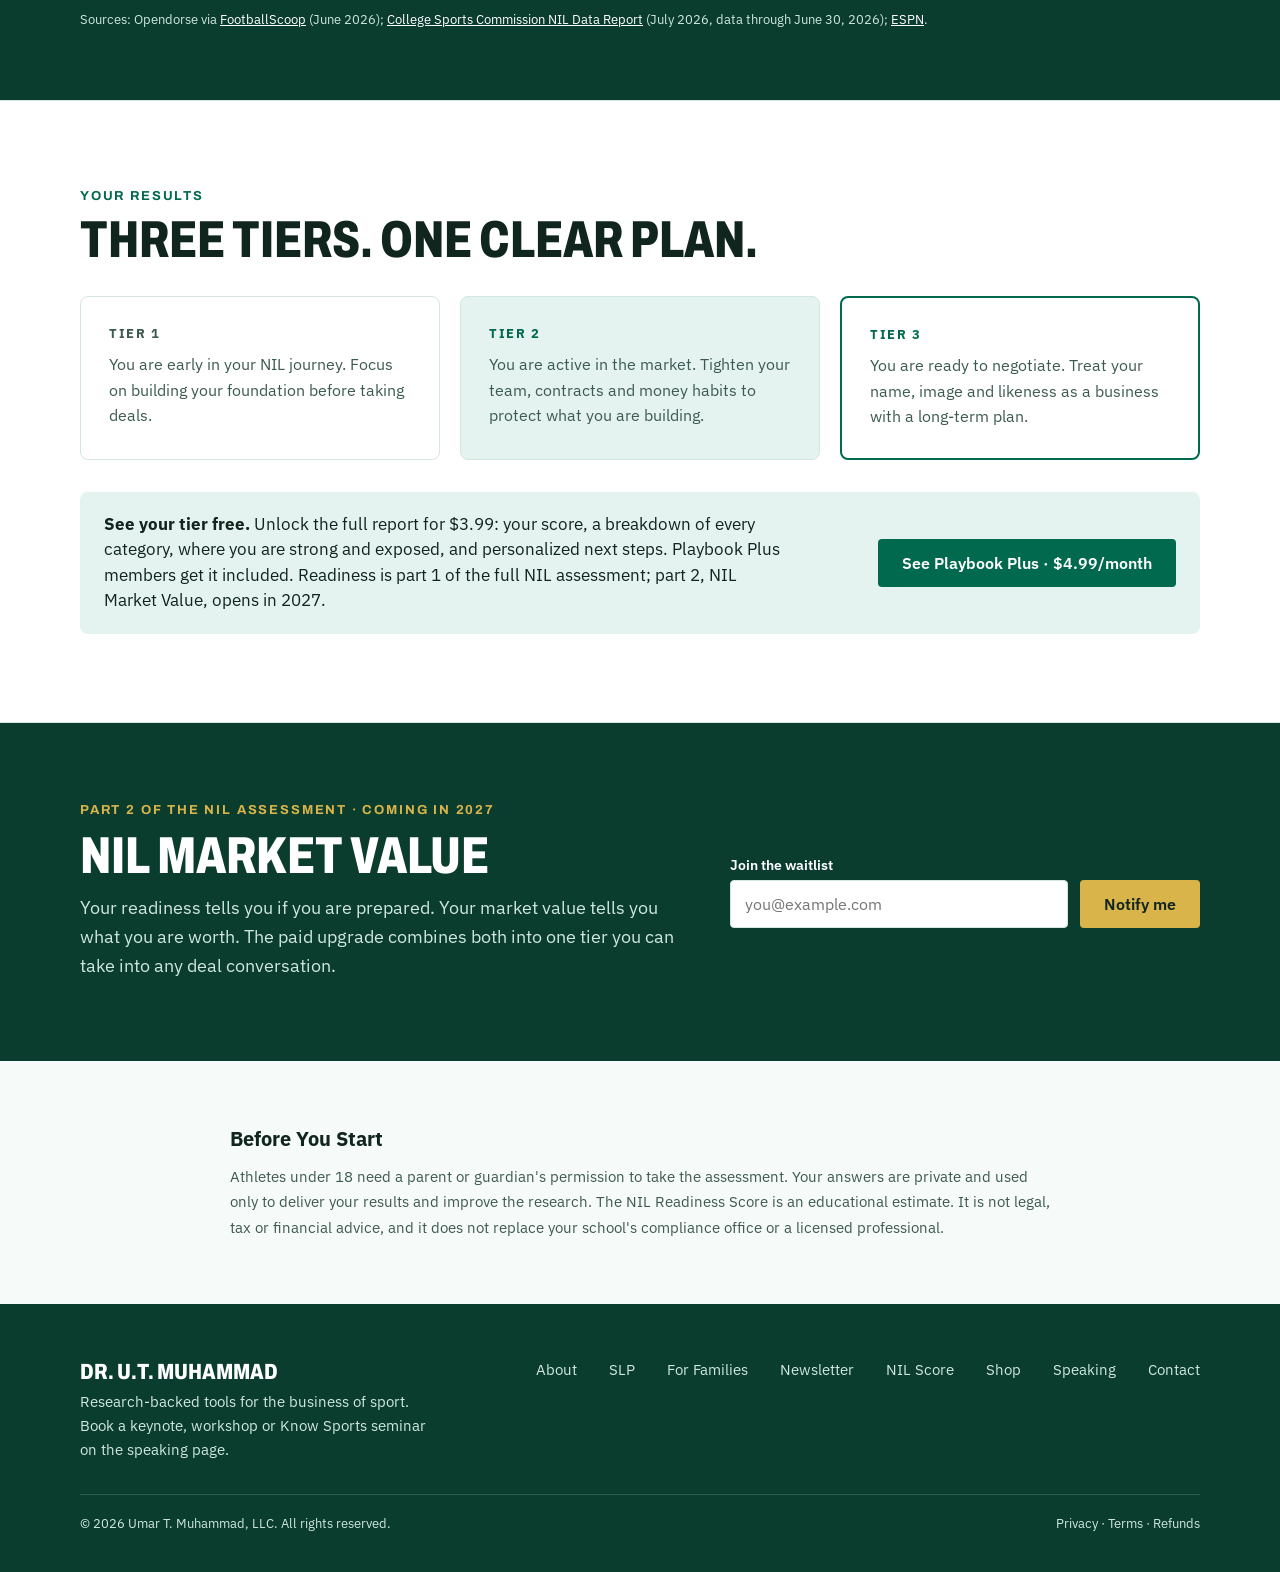
<file: nil-score.html>
<!DOCTYPE html>
<html lang="en">
<head>
<meta charset="utf-8">
<meta name="viewport" content="width=device-width, initial-scale=1">
<title>NIL Readiness Score | Dr. U.T. Muhammad</title>
<meta name="description" content="An assessment that shows high school and college athletes how ready they are for NIL deals and revenue-share conversations.">
<link rel="canonical" href="https://umarspeaks.com/nil-score.html">
<meta property="og:type" content="website">
<meta property="og:site_name" content="Dr. U.T. Muhammad">
<meta property="og:title" content="NIL Readiness Score | Dr. U.T. Muhammad">
<meta property="og:description" content="An assessment that shows high school and college athletes how ready they are for NIL deals and revenue-share conversations.">
<meta property="og:url" content="https://umarspeaks.com/nil-score.html">
<meta property="og:image" content="https://umarspeaks.com/assets/og-image-2026-11.jpg">
<meta property="og:image:width" content="1200">
<meta property="og:image:height" content="630">
<meta property="og:image:alt" content="Dr. U.T. Muhammad, Sports Pracademic: Know your value before the market sets it.">
<meta name="twitter:card" content="summary_large_image">
<link rel="icon" href="/assets/favicon.svg" type="image/svg+xml">
<link rel="preconnect" href="https://fonts.googleapis.com">
<link rel="preconnect" href="https://fonts.gstatic.com" crossorigin>
<link href="https://fonts.googleapis.com/css2?family=Archivo:wdth,wght@62..125,400..900&amp;family=IBM+Plex+Sans:wght@400;500;600&amp;display=swap" rel="stylesheet">
<link rel="stylesheet" href="/css/styles.css">
</head>
<body>
<div style="min-height:100%;display:flex;flex-direction:column">

<header style="background:#FFFFFF;border-bottom:1px solid #D5E6E0">
<div class="wrap" style="display:flex;flex-wrap:wrap;align-items:center;justify-content:space-between;gap:16px;padding-top:16px;padding-bottom:16px">
<a href="/" style="text-decoration:none;display:flex;flex-direction:column;gap:2px">
<span style="font-family:'Archivo',sans-serif;font-stretch:80%;font-weight:800;font-size:24px;text-transform:uppercase;color:#10251D">Dr. U.T. Muhammad</span>
<span style="font-size:12px;font-weight:600;letter-spacing:0.16em;text-transform:uppercase;color:#00694E">Sports Pracademic</span>
</a>
<nav class="nav" aria-label="Main" style="display:flex;flex-wrap:wrap;align-items:center;gap:24px">
<a href="about.html">About</a>
<a href="slp.html">SLP</a>
<a href="families.html">For Families</a>
<a href="newsletter.html">Newsletter</a>
<a href="nil-score.html" aria-current="page" style="color:#00694E;font-weight:600;border-bottom:2px solid #00694E">NIL Score</a>
<a href="shop.html">Shop</a>
<a class="btn" href="speaking.html" style="padding:0 20px;min-height:44px;color:#FFFFFF">Speaking</a>
</nav>
</div>
</header>

<section style="background:#E4F3F0">
<div class="wrap" style="display:flex;flex-wrap:wrap;gap:48px;align-items:center;padding-top:80px;padding-bottom:80px">
<div style="flex:1 1 500px;min-width:0;display:flex;flex-direction:column;gap:22px">
<p class="eyebrow">Free tier preview · Full report $3.99 · For high school and college athletes</p>
<h1 class="disp hero-h" style="font-size:88px">NIL Readiness Score</h1>
<p style="margin:0;font-size:20px;line-height:1.55;color:#2D4A40;max-width:580px">Your name, image and likeness are part of who you are. Find out if you are ready for NIL deals, collective offers and revenue-share conversations before you sign anything. Built on the NIL Activity Scale, developed by Dr. U.T. Muhammad from research on how athletes actually engage with NIL.</p>
<div style="display:flex;flex-wrap:wrap;gap:12px 28px;font-size:15px;font-weight:600;color:#10251D">
<span>See your tier free</span><span>Full report $3.99</span><span>Private</span>
</div>
<div style="display:flex;flex-wrap:wrap;gap:12px;padding-top:6px">
<a class="btn" href="#quiz">Get early access</a>
<a class="btn-line" href="#how">How it works</a>
</div>
</div>
<div id="quiz" style="flex:1 1 440px;min-width:0;background:#FFFFFF;border-radius:10px;border:1px solid #CFE7E0;padding:32px;display:flex;flex-direction:column;gap:20px;box-sizing:border-box">
<p class="eyebrow">Opening soon</p>
<h2 class="disp" style="font-size:44px">The assessment is almost ready.</h2>
<p style="margin:0;font-size:17px;line-height:1.6;color:#3D5A50">Every question comes from Dr. U.T. Muhammad's NIL Activity Scale, built from research on how athletes actually engage with NIL. Join the newsletter and you will be the first to know when it opens.</p>
<a class="btn" href="newsletter.html" style="align-self:flex-start">Notify me when it opens</a>
</div>
</div>
</section>

<section id="how">
<div class="wrap" style="padding-top:88px;padding-bottom:88px;display:flex;flex-direction:column;gap:40px">
<h2 class="disp sec-h" style="font-size:52px">How it works</h2>
<div style="display:grid;grid-template-columns:repeat(auto-fit,minmax(260px,1fr));gap:32px">
<div style="display:flex;flex-direction:column;gap:10px"><span class="disp" style="font-size:56px;color:#20786C">01</span><h3 style="margin:0;font-size:22px">Answer Honestly</h3><p style="margin:0;font-size:17px;line-height:1.6;color:#3D5A50">Questions cover your brand, your market activity, your support team and how you make decisions about money and deals.</p></div>
<div style="display:flex;flex-direction:column;gap:10px"><span class="disp" style="font-size:56px;color:#20786C">02</span><h3 style="margin:0;font-size:22px">Get Your Tier</h3><p style="margin:0;font-size:17px;line-height:1.6;color:#3D5A50">You receive a readiness score and a tier that shows where you are strong and where you are exposed.</p></div>
<div style="display:flex;flex-direction:column;gap:10px"><span class="disp" style="font-size:56px;color:#20786C">03</span><h3 style="margin:0;font-size:22px">Take the Next Step</h3><p style="margin:0;font-size:17px;line-height:1.6;color:#3D5A50">Your results include 3 practical moves for your tier, plus resources matched to where you are right now.</p></div>
</div>
</div>
</section>

<section style="background:#0B3D2E;color:#FFFFFF">
<div class="wrap" style="padding-top:80px;padding-bottom:72px;display:flex;flex-direction:column;gap:28px">
<div style="display:flex;flex-direction:column;gap:12px;max-width:760px">
<p class="eyebrow" style="color:#D9B44A">Why readiness matters now</p>
<h2 class="disp sec-h" style="font-size:52px;color:#FFFFFF">More money. More rules. Less room for mistakes.</h2>
</div>
<div style="display:grid;grid-template-columns:repeat(auto-fit,minmax(230px,1fr));gap:28px">
<div style="display:flex;flex-direction:column;gap:8px;border-top:3px solid #D9B44A;padding-top:16px"><span class="disp" style="font-size:60px;color:#FFFFFF">$4.5B</span><span style="font-size:15px;line-height:1.5;color:#CFE7E0">Projected total paid to college athletes in 2026-27</span></div>
<div style="display:flex;flex-direction:column;gap:8px;border-top:3px solid #D9B44A;padding-top:16px"><span class="disp" style="font-size:60px;color:#FFFFFF">$600</span><span style="font-size:15px;line-height:1.5;color:#CFE7E0">Third-party NIL deals above this amount must clear the College Sports Commission's NIL Go review</span></div>
<div style="display:flex;flex-direction:column;gap:8px;border-top:3px solid #D9B44A;padding-top:16px"><span class="disp" style="font-size:60px;color:#FFFFFF">1,812</span><span style="font-size:15px;line-height:1.5;color:#CFE7E0">NIL deals not cleared in NIL Go's first year, worth $89.9 million</span></div>
<div style="display:flex;flex-direction:column;gap:8px;border-top:3px solid #D9B44A;padding-top:16px"><span class="disp" style="font-size:60px;color:#FFFFFF">37%</span><span style="font-size:15px;line-height:1.5;color:#CFE7E0">Share of Power 4 athlete pay that comes from outside revenue sharing, mostly NIL</span></div>
</div>
<p style="margin:0;font-size:13px;color:#CFE7E0">Sources: Opendorse via <a href="https://footballscoop.com/2026/06/25/opendorse-tabs-nil-market-more-than-4-billion-50-percent-increase" style="color:#FFFFFF">FootballScoop</a> (June 2026); <a href="https://assets.tina.io/29b83311-e587-42b1-861e-87ebde9aa253/NIL%20Data%20Report%20-%20July%208,%202026.pdf" style="color:#FFFFFF">College Sports Commission NIL Data Report</a> (July 2026, data through June 30, 2026); <a href="https://africa.espn.com/college-sports/story/_/id/49308194/nil-clearinghouse-rejected-90m-deals" style="color:#FFFFFF">ESPN</a>.</p>
</div>
</section>

<section style="background:#FFFFFF;border-top:1px solid #D5E6E0;border-bottom:1px solid #D5E6E0">
<div class="wrap" style="padding-top:88px;padding-bottom:88px;display:flex;flex-direction:column;gap:32px">
<div style="display:flex;flex-direction:column;gap:12px;max-width:720px">
<p class="eyebrow">Your results</p>
<h2 class="disp sec-h" style="font-size:52px">Three tiers. One clear plan.</h2>
</div>
<div style="display:grid;grid-template-columns:repeat(auto-fit,minmax(280px,1fr));gap:20px">
<div style="border:1px solid #D5E6E0;border-radius:8px;padding:28px;display:flex;flex-direction:column;gap:10px"><span style="font-size:13px;font-weight:700;letter-spacing:0.12em;text-transform:uppercase;color:#3D5A50">Tier 1</span><p style="margin:0;font-size:16px;line-height:1.6;color:#3D5A50">You are early in your NIL journey. Focus on building your foundation before taking deals.</p></div>
<div style="border:1px solid #CFE7E0;background:#E4F3F0;border-radius:8px;padding:28px;display:flex;flex-direction:column;gap:10px"><span style="font-size:13px;font-weight:700;letter-spacing:0.12em;text-transform:uppercase;color:#00694E">Tier 2</span><p style="margin:0;font-size:16px;line-height:1.6;color:#3D5A50">You are active in the market. Tighten your team, contracts and money habits to protect what you are building.</p></div>
<div style="border:2px solid #00694E;border-radius:8px;padding:28px;display:flex;flex-direction:column;gap:10px"><span style="font-size:13px;font-weight:700;letter-spacing:0.12em;text-transform:uppercase;color:#00694E">Tier 3</span><p style="margin:0;font-size:16px;line-height:1.6;color:#3D5A50">You are ready to negotiate. Treat your name, image and likeness as a business with a long-term plan.</p></div>
</div>
<div style="display:flex;flex-wrap:wrap;align-items:center;justify-content:space-between;gap:16px;background:#E4F3F0;border-radius:8px;padding:20px 24px">
<p style="margin:0;font-size:17px;line-height:1.5;max-width:680px"><strong>See your tier free.</strong> Unlock the full report for $3.99: your score, a breakdown of every category, where you are strong and exposed, and personalized next steps. Playbook Plus members get it included. Readiness is part 1 of the full NIL assessment; part 2, NIL Market Value, opens in 2027.</p>
<a class="btn" href="shop.html#membership">See Playbook Plus · $4.99/month</a>
</div>
</div>
</section>

<section style="background:#0B3D2E;color:#FFFFFF">
<div class="wrap" style="padding-top:80px;padding-bottom:80px;display:flex;flex-wrap:wrap;gap:40px;align-items:center;justify-content:space-between">
<div style="flex:1 1 520px;min-width:0;display:flex;flex-direction:column;gap:14px">
<p class="eyebrow" style="color:#D9B44A">Part 2 of the NIL assessment · Coming in 2027</p>
<h2 class="disp sec-h" style="font-size:52px;color:#FFFFFF">NIL Market Value</h2>
<p style="margin:0;font-size:18px;line-height:1.6;color:#CFE7E0">Your readiness tells you if you are prepared. Your market value tells you what you are worth. The paid upgrade combines both into one tier you can take into any deal conversation.</p>
</div>
<form id="waitlist" class="kit-signup" action="https://app.kit.com/forms/10205107/subscriptions" method="post" style="flex:1 1 380px;min-width:0;display:flex;flex-wrap:wrap;gap:12px;align-items:flex-end">
<input type="hidden" name="fields[role]" value="Athlete">
<div style="flex:1 1 220px;display:flex;flex-direction:column;gap:6px">
<label for="mv-email" style="font-size:14px;font-weight:600;color:#FFFFFF">Join the waitlist</label>
<input id="mv-email" type="email" name="email_address" required placeholder="you@example.com" style="min-height:48px;padding:0 14px;border:1px solid #CFE7E0;border-radius:4px;font-size:16px;font-family:inherit">
</div>
<button type="submit" class="btn" style="background:#D9B44A;color:#10251D">Notify me</button>
</form>
</div>
</section>

<section>
<div class="wrap" style="padding-top:64px;padding-bottom:64px;display:flex;flex-direction:column;gap:12px;max-width:900px">
<h2 style="margin:0;font-size:20px">Before You Start</h2>
<p style="margin:0;font-size:15px;line-height:1.7;color:#3D5A50">Athletes under 18 need a parent or guardian's permission to take the assessment. Your answers are private and used only to deliver your results and improve the research. The NIL Readiness Score is an educational estimate. It is not legal, tax or financial advice, and it does not replace your school's compliance office or a licensed professional.</p>
</div>
</section>

<footer class="foot" style="background:#0B3D2E;color:#CFE7E0;margin-top:auto">
<div class="wrap" style="padding-top:56px;padding-bottom:40px;display:flex;flex-direction:column;gap:32px">
<div style="display:flex;flex-wrap:wrap;justify-content:space-between;gap:32px">
<div style="display:flex;flex-direction:column;gap:6px;max-width:360px">
<span style="font-family:'Archivo',sans-serif;font-stretch:80%;font-weight:800;font-size:22px;text-transform:uppercase;color:#FFFFFF">Dr. U.T. Muhammad</span>
<span style="font-size:15px;line-height:1.6">Research-backed tools for the business of sport. Book a keynote, workshop or Know Sports seminar on the speaking page.</span>
</div>
<nav aria-label="Footer" style="display:flex;flex-wrap:wrap;gap:20px 32px;font-size:15px">
<a href="about.html">About</a><a href="slp.html">SLP</a><a href="families.html">For Families</a><a href="newsletter.html">Newsletter</a><a href="nil-score.html">NIL Score</a><a href="shop.html">Shop</a><a href="speaking.html">Speaking</a><a href="contact.html">Contact</a>
</nav>
</div>
<div style="display:flex;flex-wrap:wrap;justify-content:space-between;gap:16px;border-top:1px solid #2C5C4C;padding-top:20px;font-size:13px">
<span>© 2026 Umar T. Muhammad, LLC. All rights reserved.</span>
<span><a href="privacy.html">Privacy</a> · <a href="terms.html">Terms</a> · <a href="refunds.html">Refunds</a></span>
</div>
</div>
</footer>

</div>
<script src="/js/signup.js"></script>
</body>
</html>
</file>
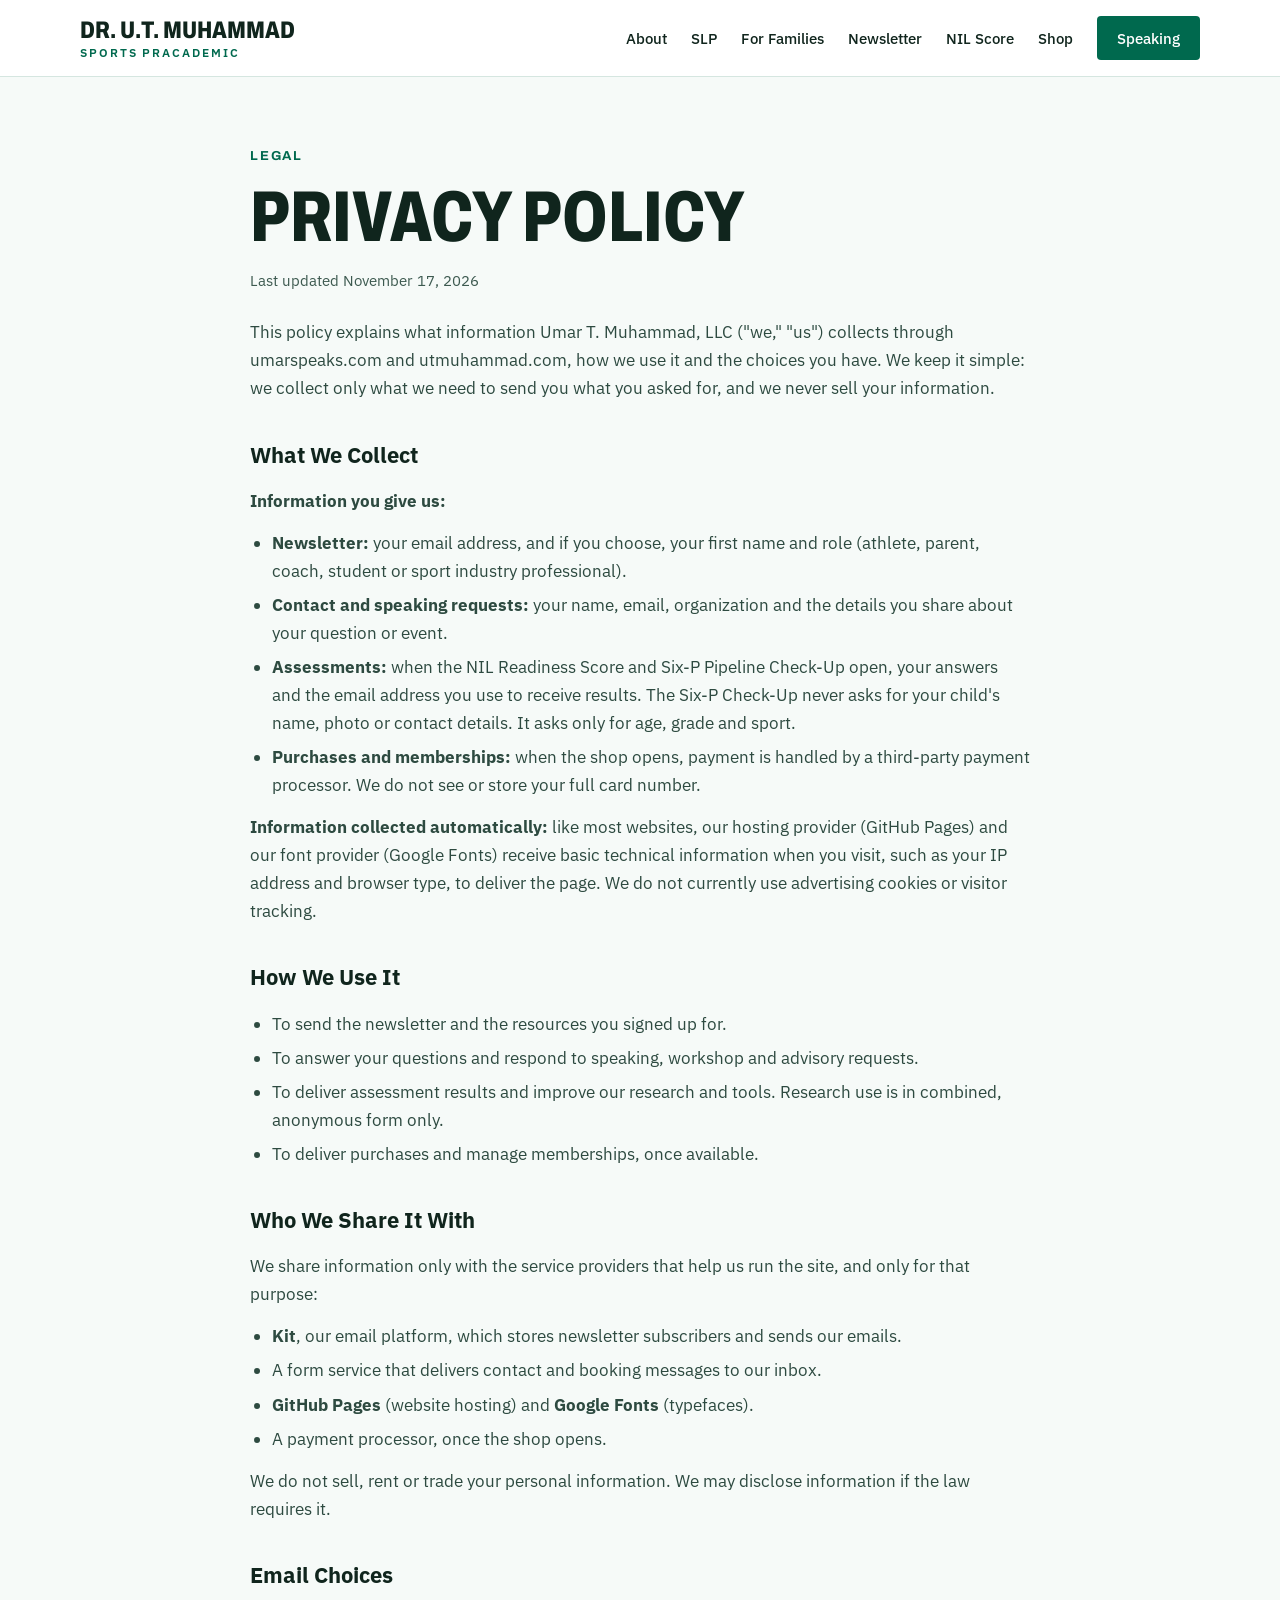
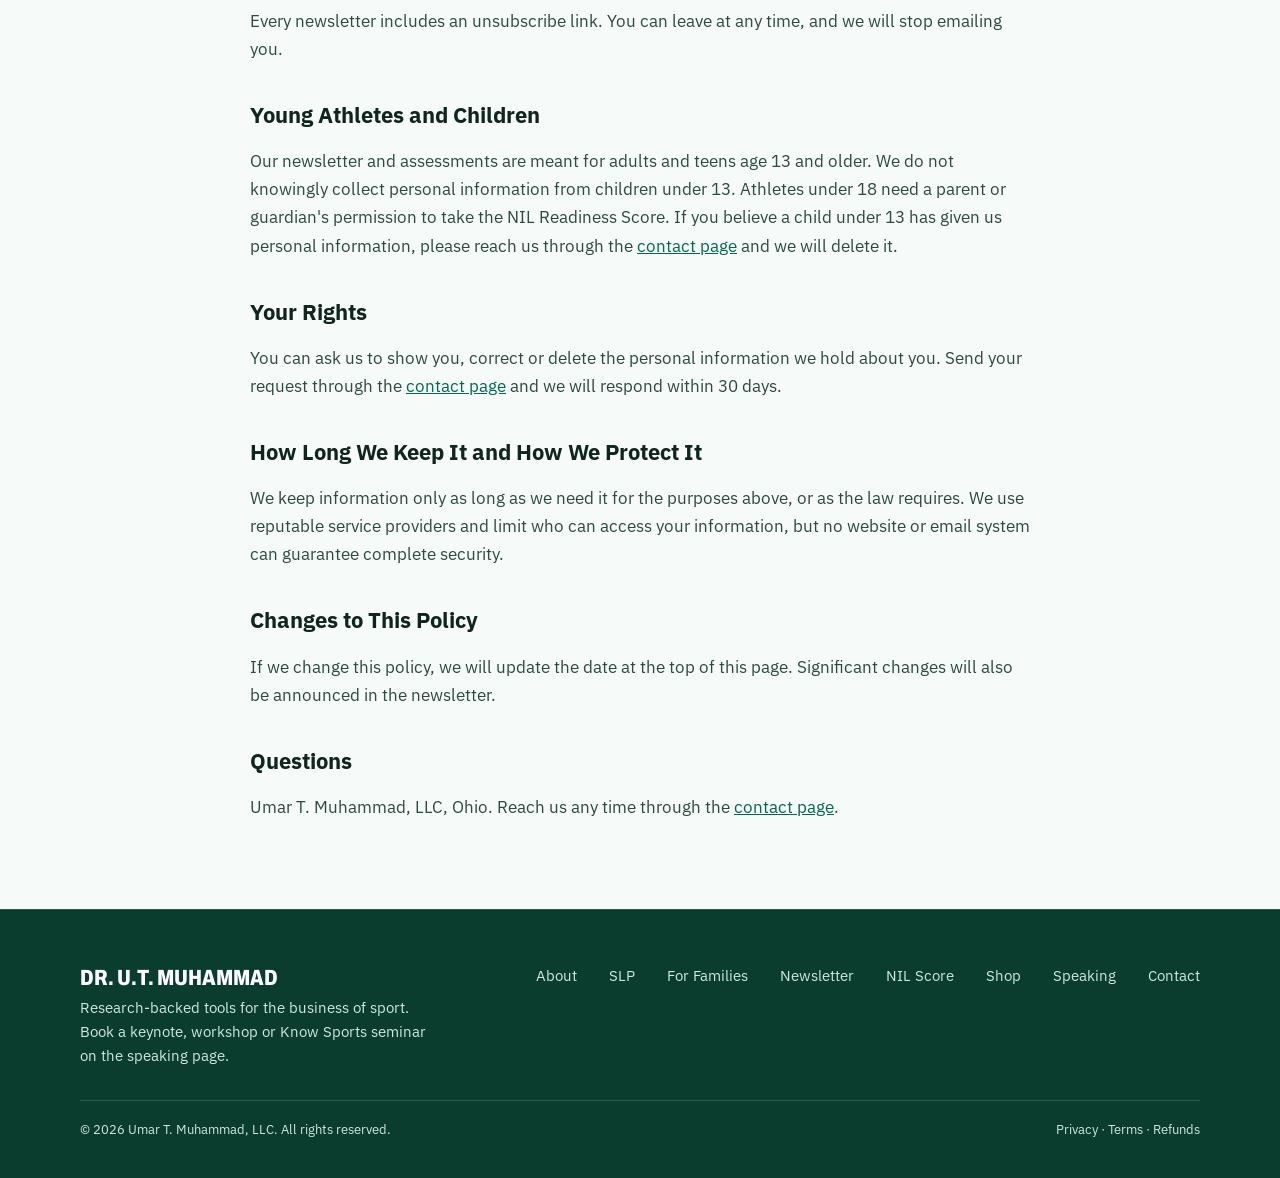
<file: privacy.html>
<!DOCTYPE html>
<html lang="en">
<head>
<meta charset="utf-8">
<meta name="viewport" content="width=device-width, initial-scale=1">
<title>Privacy Policy | Dr. U.T. Muhammad</title>
<meta name="description" content="How Umar T. Muhammad, LLC collects, uses and protects your information.">
<link rel="canonical" href="https://umarspeaks.com/privacy.html">
<meta property="og:type" content="website">
<meta property="og:site_name" content="Dr. U.T. Muhammad">
<meta property="og:title" content="Privacy Policy | Dr. U.T. Muhammad">
<meta property="og:description" content="How Umar T. Muhammad, LLC collects, uses and protects your information.">
<meta property="og:url" content="https://umarspeaks.com/privacy.html">
<meta property="og:image" content="https://umarspeaks.com/assets/og-image-2026-11.jpg">
<meta property="og:image:width" content="1200">
<meta property="og:image:height" content="630">
<meta property="og:image:alt" content="Dr. U.T. Muhammad, Sports Pracademic: Know your value before the market sets it.">
<meta name="twitter:card" content="summary_large_image">
<link rel="icon" href="/assets/favicon.svg" type="image/svg+xml">
<link rel="preconnect" href="https://fonts.googleapis.com">
<link rel="preconnect" href="https://fonts.gstatic.com" crossorigin>
<link href="https://fonts.googleapis.com/css2?family=Archivo:wdth,wght@62..125,400..900&amp;family=IBM+Plex+Sans:wght@400;500;600&amp;display=swap" rel="stylesheet">
<link rel="stylesheet" href="/css/styles.css">
</head>
<body>
<div style="min-height:100%;display:flex;flex-direction:column">

<header style="background:#FFFFFF;border-bottom:1px solid #D5E6E0">
<div class="wrap" style="display:flex;flex-wrap:wrap;align-items:center;justify-content:space-between;gap:16px;padding-top:16px;padding-bottom:16px">
<a href="/" style="text-decoration:none;display:flex;flex-direction:column;gap:2px">
<span style="font-family:'Archivo',sans-serif;font-stretch:80%;font-weight:800;font-size:24px;text-transform:uppercase;color:#10251D">Dr. U.T. Muhammad</span>
<span style="font-size:12px;font-weight:600;letter-spacing:0.16em;text-transform:uppercase;color:#00694E">Sports Pracademic</span>
</a>
<nav class="nav" aria-label="Main" style="display:flex;flex-wrap:wrap;align-items:center;gap:24px">
<a href="about.html">About</a>
<a href="slp.html">SLP</a>
<a href="families.html">For Families</a>
<a href="newsletter.html">Newsletter</a>
<a href="nil-score.html">NIL Score</a>
<a href="shop.html">Shop</a>
<a class="btn" href="speaking.html" style="padding:0 20px;min-height:44px;color:#FFFFFF">Speaking</a>
</nav>
</div>
</header>

<section>
<div class="wrap" style="padding-top:72px;padding-bottom:88px;display:flex;flex-direction:column;gap:20px;max-width:860px">
<p class="eyebrow">Legal</p>
<h1 class="disp hero-h" style="font-size:72px">Privacy Policy</h1>
<p style="margin:0;font-size:15px;color:#3D5A50">Last updated November 17, 2026</p>
<div class="legal" style="display:flex;flex-direction:column;gap:14px;font-size:17px;line-height:1.65;color:#2D4A40;padding-top:8px">
<p style="margin:0">This policy explains what information Umar T. Muhammad, LLC ("we," "us") collects through umarspeaks.com and utmuhammad.com, how we use it and the choices you have. We keep it simple: we collect only what we need to send you what you asked for, and we never sell your information.</p>
<h2 style="margin:20px 0 0;font-size:22px;color:#10251D">What We Collect</h2>
<p style="margin:0"><strong>Information you give us:</strong></p>
<ul style="margin:0;padding-left:22px;display:flex;flex-direction:column;gap:6px"><li><strong>Newsletter:</strong> your email address, and if you choose, your first name and role (athlete, parent, coach, student or sport industry professional).</li><li><strong>Contact and speaking requests:</strong> your name, email, organization and the details you share about your question or event.</li><li><strong>Assessments:</strong> when the NIL Readiness Score and Six-P Pipeline Check-Up open, your answers and the email address you use to receive results. The Six-P Check-Up never asks for your child's name, photo or contact details. It asks only for age, grade and sport.</li><li><strong>Purchases and memberships:</strong> when the shop opens, payment is handled by a third-party payment processor. We do not see or store your full card number.</li></ul>
<p style="margin:0"><strong>Information collected automatically:</strong> like most websites, our hosting provider (GitHub Pages) and our font provider (Google Fonts) receive basic technical information when you visit, such as your IP address and browser type, to deliver the page. We do not currently use advertising cookies or visitor tracking.</p>
<h2 style="margin:20px 0 0;font-size:22px;color:#10251D">How We Use It</h2>
<ul style="margin:0;padding-left:22px;display:flex;flex-direction:column;gap:6px"><li>To send the newsletter and the resources you signed up for.</li><li>To answer your questions and respond to speaking, workshop and advisory requests.</li><li>To deliver assessment results and improve our research and tools. Research use is in combined, anonymous form only.</li><li>To deliver purchases and manage memberships, once available.</li></ul>
<h2 style="margin:20px 0 0;font-size:22px;color:#10251D">Who We Share It With</h2>
<p style="margin:0">We share information only with the service providers that help us run the site, and only for that purpose:</p>
<ul style="margin:0;padding-left:22px;display:flex;flex-direction:column;gap:6px"><li><strong>Kit</strong>, our email platform, which stores newsletter subscribers and sends our emails.</li><li>A form service that delivers contact and booking messages to our inbox.</li><li><strong>GitHub Pages</strong> (website hosting) and <strong>Google Fonts</strong> (typefaces).</li><li>A payment processor, once the shop opens.</li></ul>
<p style="margin:0">We do not sell, rent or trade your personal information. We may disclose information if the law requires it.</p>
<h2 style="margin:20px 0 0;font-size:22px;color:#10251D">Email Choices</h2>
<p style="margin:0">Every newsletter includes an unsubscribe link. You can leave at any time, and we will stop emailing you.</p>
<h2 style="margin:20px 0 0;font-size:22px;color:#10251D">Young Athletes and Children</h2>
<p style="margin:0">Our newsletter and assessments are meant for adults and teens age 13 and older. We do not knowingly collect personal information from children under 13. Athletes under 18 need a parent or guardian's permission to take the NIL Readiness Score. If you believe a child under 13 has given us personal information, please reach us through the <a href="contact.html">contact page</a> and we will delete it.</p>
<h2 style="margin:20px 0 0;font-size:22px;color:#10251D">Your Rights</h2>
<p style="margin:0">You can ask us to show you, correct or delete the personal information we hold about you. Send your request through the <a href="contact.html">contact page</a> and we will respond within 30 days.</p>
<h2 style="margin:20px 0 0;font-size:22px;color:#10251D">How Long We Keep It and How We Protect It</h2>
<p style="margin:0">We keep information only as long as we need it for the purposes above, or as the law requires. We use reputable service providers and limit who can access your information, but no website or email system can guarantee complete security.</p>
<h2 style="margin:20px 0 0;font-size:22px;color:#10251D">Changes to This Policy</h2>
<p style="margin:0">If we change this policy, we will update the date at the top of this page. Significant changes will also be announced in the newsletter.</p>
<h2 style="margin:20px 0 0;font-size:22px;color:#10251D">Questions</h2>
<p style="margin:0">Umar T. Muhammad, LLC, Ohio. Reach us any time through the <a href="contact.html">contact page</a>.</p>
</div>
</div>
</section>

<footer class="foot" style="background:#0B3D2E;color:#CFE7E0;margin-top:auto;border-top:1px solid #2C5C4C">
<div class="wrap" style="padding-top:56px;padding-bottom:40px;display:flex;flex-direction:column;gap:32px">
<div style="display:flex;flex-wrap:wrap;justify-content:space-between;gap:32px">
<div style="display:flex;flex-direction:column;gap:6px;max-width:360px">
<span style="font-family:'Archivo',sans-serif;font-stretch:80%;font-weight:800;font-size:22px;text-transform:uppercase;color:#FFFFFF">Dr. U.T. Muhammad</span>
<span style="font-size:15px;line-height:1.6">Research-backed tools for the business of sport. Book a keynote, workshop or Know Sports seminar on the speaking page.</span>
</div>
<nav aria-label="Footer" style="display:flex;flex-wrap:wrap;gap:20px 32px;font-size:15px">
<a href="about.html">About</a><a href="slp.html">SLP</a><a href="families.html">For Families</a><a href="newsletter.html">Newsletter</a><a href="nil-score.html">NIL Score</a><a href="shop.html">Shop</a><a href="speaking.html">Speaking</a><a href="contact.html">Contact</a>
</nav>
</div>
<div style="display:flex;flex-wrap:wrap;justify-content:space-between;gap:16px;border-top:1px solid #2C5C4C;padding-top:20px;font-size:13px">
<span>© 2026 Umar T. Muhammad, LLC. All rights reserved.</span>
<span><a href="privacy.html">Privacy</a> · <a href="terms.html">Terms</a> · <a href="refunds.html">Refunds</a></span>
</div>
</div>
</footer>

</div>
</body>
</html>
</file>
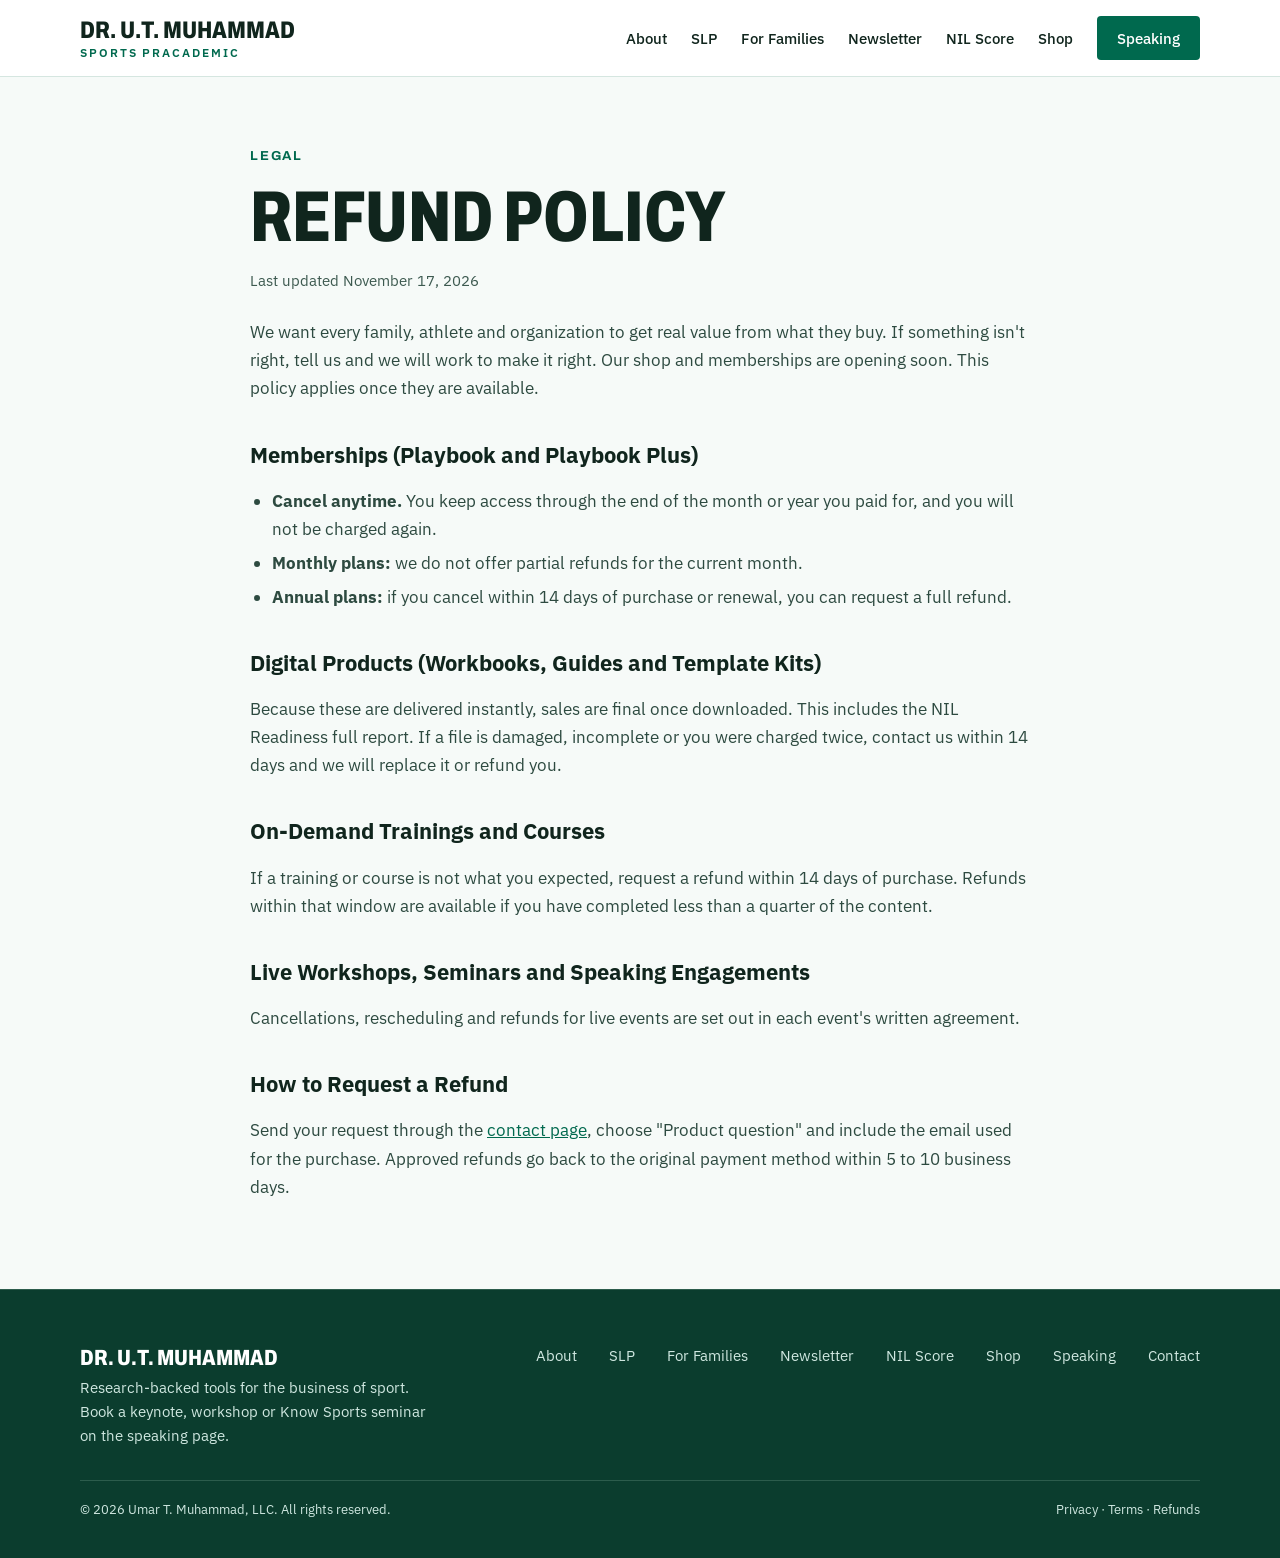
<file: refunds.html>
<!DOCTYPE html>
<html lang="en">
<head>
<meta charset="utf-8">
<meta name="viewport" content="width=device-width, initial-scale=1">
<title>Refund Policy | Dr. U.T. Muhammad</title>
<meta name="description" content="Refund and cancellation policy for products and memberships from Umar T. Muhammad, LLC.">
<link rel="canonical" href="https://umarspeaks.com/refunds.html">
<meta property="og:type" content="website">
<meta property="og:site_name" content="Dr. U.T. Muhammad">
<meta property="og:title" content="Refund Policy | Dr. U.T. Muhammad">
<meta property="og:description" content="Refund and cancellation policy for products and memberships from Umar T. Muhammad, LLC.">
<meta property="og:url" content="https://umarspeaks.com/refunds.html">
<meta property="og:image" content="https://umarspeaks.com/assets/og-image-2026-11.jpg">
<meta property="og:image:width" content="1200">
<meta property="og:image:height" content="630">
<meta property="og:image:alt" content="Dr. U.T. Muhammad, Sports Pracademic: Know your value before the market sets it.">
<meta name="twitter:card" content="summary_large_image">
<link rel="icon" href="/assets/favicon.svg" type="image/svg+xml">
<link rel="preconnect" href="https://fonts.googleapis.com">
<link rel="preconnect" href="https://fonts.gstatic.com" crossorigin>
<link href="https://fonts.googleapis.com/css2?family=Archivo:wdth,wght@62..125,400..900&amp;family=IBM+Plex+Sans:wght@400;500;600&amp;display=swap" rel="stylesheet">
<link rel="stylesheet" href="/css/styles.css">
</head>
<body>
<div style="min-height:100%;display:flex;flex-direction:column">

<header style="background:#FFFFFF;border-bottom:1px solid #D5E6E0">
<div class="wrap" style="display:flex;flex-wrap:wrap;align-items:center;justify-content:space-between;gap:16px;padding-top:16px;padding-bottom:16px">
<a href="/" style="text-decoration:none;display:flex;flex-direction:column;gap:2px">
<span style="font-family:'Archivo',sans-serif;font-stretch:80%;font-weight:800;font-size:24px;text-transform:uppercase;color:#10251D">Dr. U.T. Muhammad</span>
<span style="font-size:12px;font-weight:600;letter-spacing:0.16em;text-transform:uppercase;color:#00694E">Sports Pracademic</span>
</a>
<nav class="nav" aria-label="Main" style="display:flex;flex-wrap:wrap;align-items:center;gap:24px">
<a href="about.html">About</a>
<a href="slp.html">SLP</a>
<a href="families.html">For Families</a>
<a href="newsletter.html">Newsletter</a>
<a href="nil-score.html">NIL Score</a>
<a href="shop.html">Shop</a>
<a class="btn" href="speaking.html" style="padding:0 20px;min-height:44px;color:#FFFFFF">Speaking</a>
</nav>
</div>
</header>

<section>
<div class="wrap" style="padding-top:72px;padding-bottom:88px;display:flex;flex-direction:column;gap:20px;max-width:860px">
<p class="eyebrow">Legal</p>
<h1 class="disp hero-h" style="font-size:72px">Refund Policy</h1>
<p style="margin:0;font-size:15px;color:#3D5A50">Last updated November 17, 2026</p>
<div class="legal" style="display:flex;flex-direction:column;gap:14px;font-size:17px;line-height:1.65;color:#2D4A40;padding-top:8px">
<p style="margin:0">We want every family, athlete and organization to get real value from what they buy. If something isn't right, tell us and we will work to make it right. Our shop and memberships are opening soon. This policy applies once they are available.</p>
<h2 style="margin:20px 0 0;font-size:22px;color:#10251D">Memberships (Playbook and Playbook Plus)</h2>
<ul style="margin:0;padding-left:22px;display:flex;flex-direction:column;gap:6px"><li><strong>Cancel anytime.</strong> You keep access through the end of the month or year you paid for, and you will not be charged again.</li><li><strong>Monthly plans:</strong> we do not offer partial refunds for the current month.</li><li><strong>Annual plans:</strong> if you cancel within 14 days of purchase or renewal, you can request a full refund.</li></ul>
<h2 style="margin:20px 0 0;font-size:22px;color:#10251D">Digital Products (Workbooks, Guides and Template Kits)</h2>
<p style="margin:0">Because these are delivered instantly, sales are final once downloaded. This includes the NIL Readiness full report. If a file is damaged, incomplete or you were charged twice, contact us within 14 days and we will replace it or refund you.</p>
<h2 style="margin:20px 0 0;font-size:22px;color:#10251D">On-Demand Trainings and Courses</h2>
<p style="margin:0">If a training or course is not what you expected, request a refund within 14 days of purchase. Refunds within that window are available if you have completed less than a quarter of the content.</p>
<h2 style="margin:20px 0 0;font-size:22px;color:#10251D">Live Workshops, Seminars and Speaking Engagements</h2>
<p style="margin:0">Cancellations, rescheduling and refunds for live events are set out in each event's written agreement.</p>
<h2 style="margin:20px 0 0;font-size:22px;color:#10251D">How to Request a Refund</h2>
<p style="margin:0">Send your request through the <a href="contact.html">contact page</a>, choose "Product question" and include the email used for the purchase. Approved refunds go back to the original payment method within 5 to 10 business days.</p>
</div>
</div>
</section>

<footer class="foot" style="background:#0B3D2E;color:#CFE7E0;margin-top:auto;border-top:1px solid #2C5C4C">
<div class="wrap" style="padding-top:56px;padding-bottom:40px;display:flex;flex-direction:column;gap:32px">
<div style="display:flex;flex-wrap:wrap;justify-content:space-between;gap:32px">
<div style="display:flex;flex-direction:column;gap:6px;max-width:360px">
<span style="font-family:'Archivo',sans-serif;font-stretch:80%;font-weight:800;font-size:22px;text-transform:uppercase;color:#FFFFFF">Dr. U.T. Muhammad</span>
<span style="font-size:15px;line-height:1.6">Research-backed tools for the business of sport. Book a keynote, workshop or Know Sports seminar on the speaking page.</span>
</div>
<nav aria-label="Footer" style="display:flex;flex-wrap:wrap;gap:20px 32px;font-size:15px">
<a href="about.html">About</a><a href="slp.html">SLP</a><a href="families.html">For Families</a><a href="newsletter.html">Newsletter</a><a href="nil-score.html">NIL Score</a><a href="shop.html">Shop</a><a href="speaking.html">Speaking</a><a href="contact.html">Contact</a>
</nav>
</div>
<div style="display:flex;flex-wrap:wrap;justify-content:space-between;gap:16px;border-top:1px solid #2C5C4C;padding-top:20px;font-size:13px">
<span>© 2026 Umar T. Muhammad, LLC. All rights reserved.</span>
<span><a href="privacy.html">Privacy</a> · <a href="terms.html">Terms</a> · <a href="refunds.html">Refunds</a></span>
</div>
</div>
</footer>

</div>
</body>
</html>
</file>
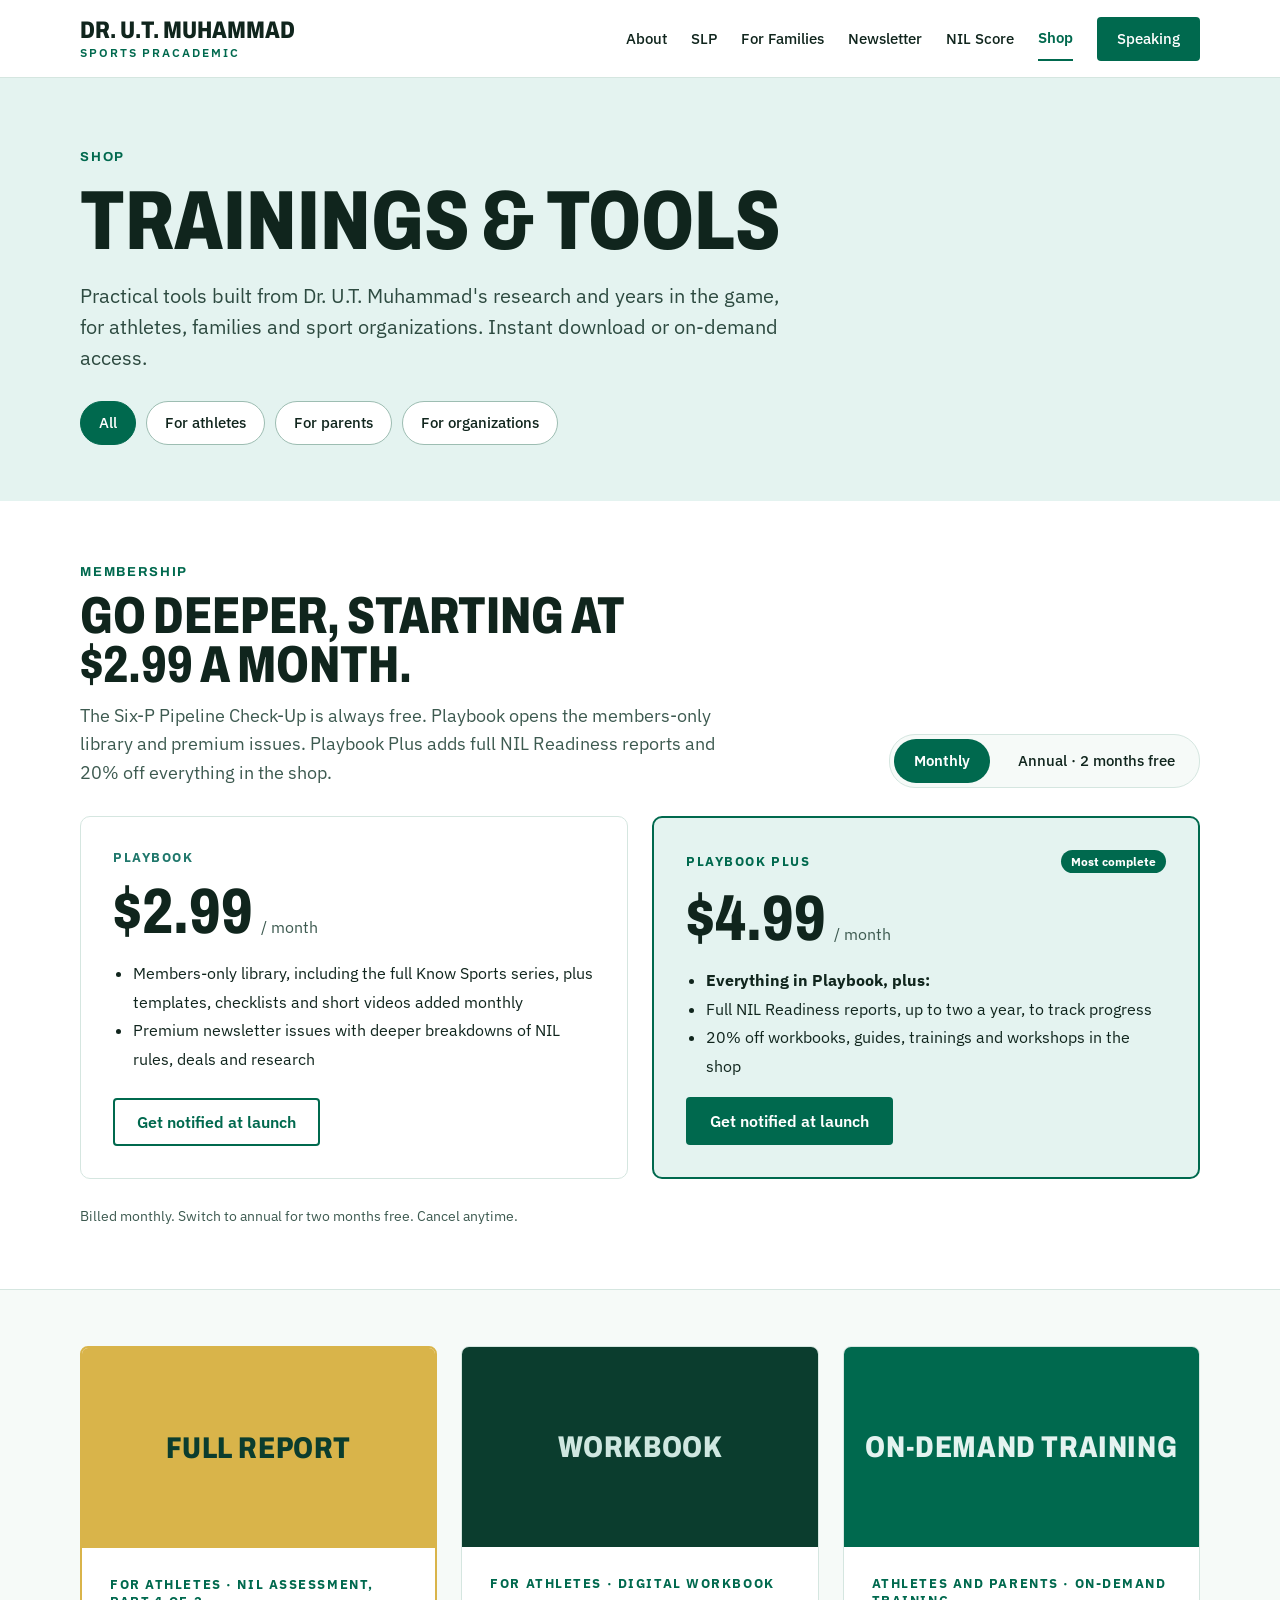
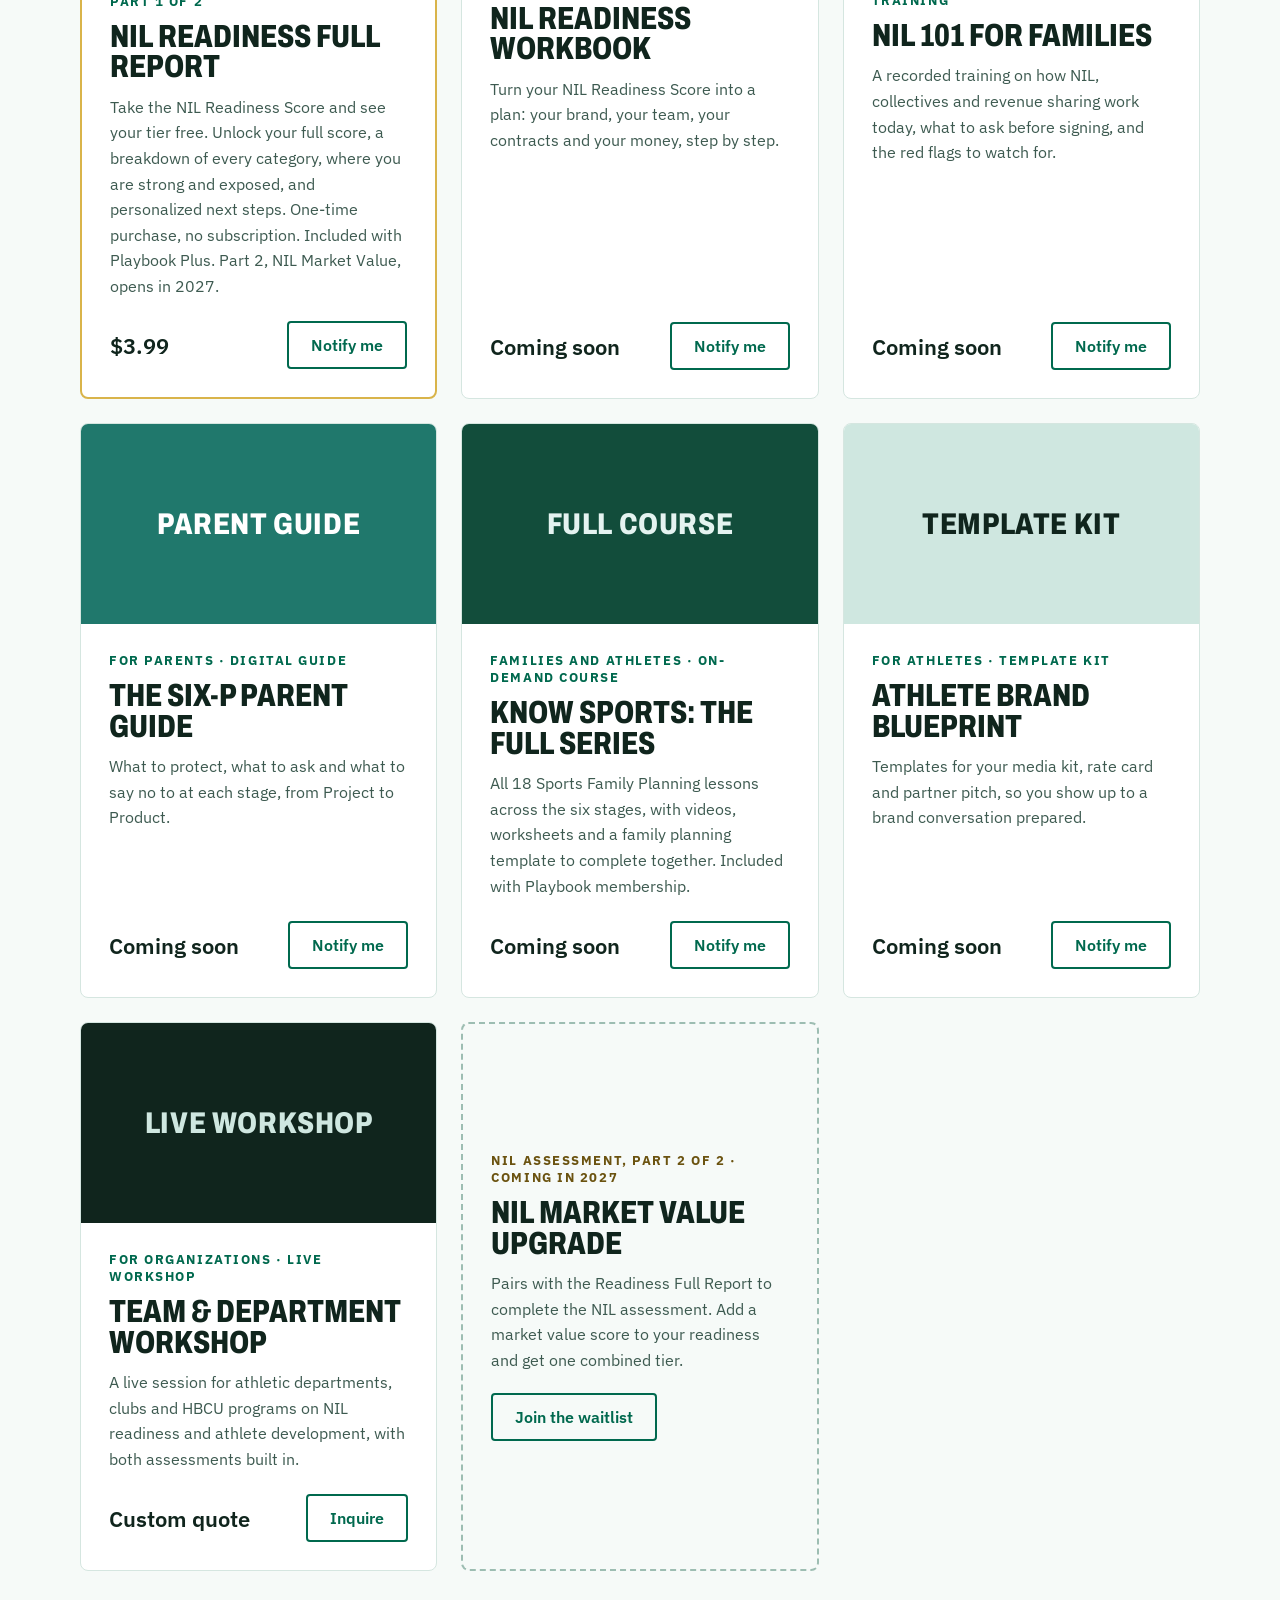
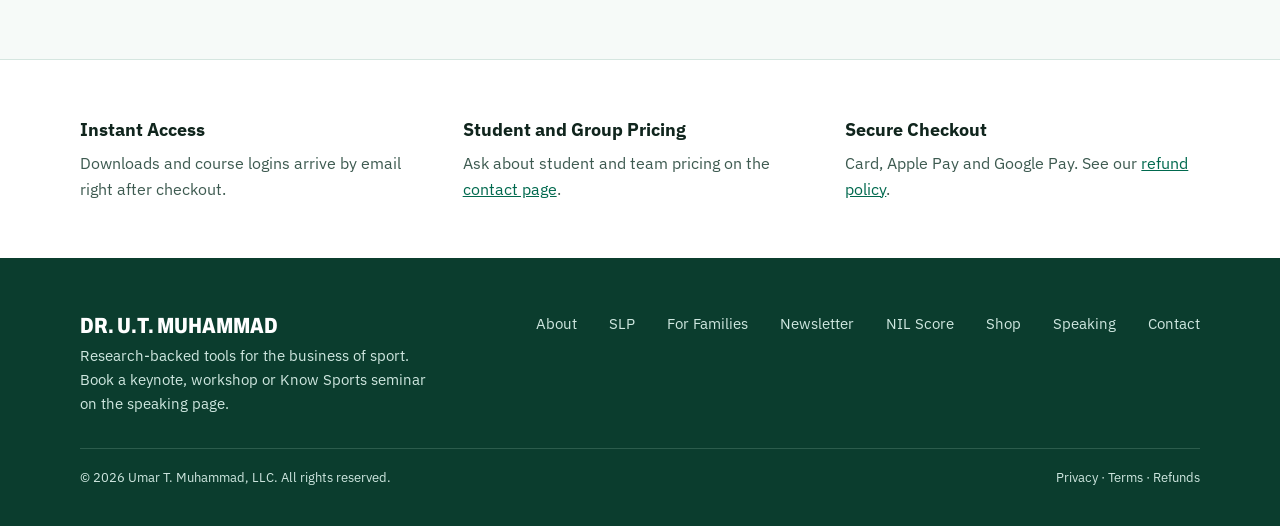
<file: shop.html>
<!DOCTYPE html>
<html lang="en">
<head>
<meta charset="utf-8">
<meta name="viewport" content="width=device-width, initial-scale=1">
<title>Shop and Membership | Dr. U.T. Muhammad</title>
<meta name="description" content="Trainings, workbooks, the Know Sports series and membership from $2.99 a month.">
<link rel="canonical" href="https://umarspeaks.com/shop.html">
<meta property="og:type" content="website">
<meta property="og:site_name" content="Dr. U.T. Muhammad">
<meta property="og:title" content="Shop and Membership | Dr. U.T. Muhammad">
<meta property="og:description" content="Trainings, workbooks, the Know Sports series and membership from $2.99 a month.">
<meta property="og:url" content="https://umarspeaks.com/shop.html">
<meta property="og:image" content="https://umarspeaks.com/assets/og-image-2026-11.jpg">
<meta property="og:image:width" content="1200">
<meta property="og:image:height" content="630">
<meta property="og:image:alt" content="Dr. U.T. Muhammad, Sports Pracademic: Know your value before the market sets it.">
<meta name="twitter:card" content="summary_large_image">
<link rel="icon" href="/assets/favicon.svg" type="image/svg+xml">
<link rel="preconnect" href="https://fonts.googleapis.com">
<link rel="preconnect" href="https://fonts.gstatic.com" crossorigin>
<link href="https://fonts.googleapis.com/css2?family=Archivo:wdth,wght@62..125,400..900&amp;family=IBM+Plex+Sans:wght@400;500;600&amp;display=swap" rel="stylesheet">
<link rel="stylesheet" href="/css/styles.css">
</head>
<body>
<div style="min-height:100%;display:flex;flex-direction:column">

<header style="background:#FFFFFF;border-bottom:1px solid #D5E6E0">
<div class="wrap" style="display:flex;flex-wrap:wrap;align-items:center;justify-content:space-between;gap:16px;padding-top:16px;padding-bottom:16px">
<a href="/" style="text-decoration:none;display:flex;flex-direction:column;gap:2px">
<span style="font-family:'Archivo',sans-serif;font-stretch:80%;font-weight:800;font-size:24px;text-transform:uppercase;color:#10251D">Dr. U.T. Muhammad</span>
<span style="font-size:12px;font-weight:600;letter-spacing:0.16em;text-transform:uppercase;color:#00694E">Sports Pracademic</span>
</a>
<nav class="nav" aria-label="Main" style="display:flex;flex-wrap:wrap;align-items:center;gap:24px">
<a href="about.html">About</a>
<a href="slp.html">SLP</a>
<a href="families.html">For Families</a>
<a href="newsletter.html">Newsletter</a>
<a href="nil-score.html">NIL Score</a>
<a href="shop.html" aria-current="page" style="color:#00694E;font-weight:600;border-bottom:2px solid #00694E">Shop</a>
<a class="btn" href="speaking.html" style="padding:0 20px;min-height:44px;color:#FFFFFF">Speaking</a>
</nav>
</div>
</header>

<section style="background:#E4F3F0">
<div class="wrap" style="padding-top:72px;padding-bottom:56px;display:flex;flex-direction:column;gap:18px;max-width:1200px">
<p class="eyebrow">Shop</p>
<h1 class="disp hero-h" style="font-size:84px">Trainings &amp; tools</h1>
<p style="margin:0;font-size:20px;line-height:1.55;color:#2D4A40;max-width:720px">Practical tools built from Dr. U.T. Muhammad's research and years in the game, for athletes, families and sport organizations. Instant download or on-demand access.</p>
<div role="group" aria-label="Filter products" style="display:flex;flex-wrap:wrap;gap:10px;padding-top:10px">
<button type="button" class="chip" data-filter="all" aria-pressed="true">All</button>
<button type="button" class="chip" data-filter="athletes" aria-pressed="false">For athletes</button>
<button type="button" class="chip" data-filter="parents" aria-pressed="false">For parents</button>
<button type="button" class="chip" data-filter="organizations" aria-pressed="false">For organizations</button>
</div>
</div>
</section>

<section id="membership" style="background:#FFFFFF;border-bottom:1px solid #D5E6E0">
<div class="wrap" style="padding-top:64px;padding-bottom:64px;display:flex;flex-direction:column;gap:28px">
<div style="display:flex;flex-wrap:wrap;justify-content:space-between;align-items:flex-end;gap:20px">
<div style="display:flex;flex-direction:column;gap:12px;max-width:640px">
<p class="eyebrow">Membership</p>
<h2 class="disp" style="font-size:52px">Go deeper, starting at $2.99 a month.</h2>
<p style="margin:0;font-size:18px;line-height:1.6;color:#3D5A50">The Six-P Pipeline Check-Up is always free. Playbook opens the members-only library and premium issues. Playbook Plus adds full NIL Readiness reports and 20% off everything in the shop.</p>
</div>
<div role="group" aria-label="Billing period" style="display:flex;gap:8px;background:#F6FAF8;border:1px solid #D5E6E0;border-radius:26px;padding:4px">
<button type="button" class="billing-btn" data-billing="monthly" aria-pressed="true">Monthly</button>
<button type="button" class="billing-btn" data-billing="annual" aria-pressed="false">Annual · 2 months free</button>
</div>
</div>
<div style="display:grid;grid-template-columns:repeat(auto-fit,minmax(320px,1fr));gap:24px">
<article style="border:1px solid #D5E6E0;border-radius:10px;padding:32px;display:flex;flex-direction:column;gap:16px">
<span style="font-size:13px;font-weight:700;letter-spacing:0.12em;text-transform:uppercase;color:#20786C">Playbook</span>
<div style="display:flex;align-items:baseline;gap:8px"><span class="disp" style="font-size:64px" data-price-monthly="$2.99" data-price-annual="$29.99">$2.99</span><span style="font-size:16px;color:#3D5A50" data-per>/ month</span></div>
<ul style="margin:0;padding-left:20px;font-size:16px;line-height:1.8;color:#10251D">
<li>Members-only library, including the full Know Sports series, plus templates, checklists and short videos added monthly</li>
<li>Premium newsletter issues with deeper breakdowns of NIL rules, deals and research</li>
</ul>
<a class="btn-line" href="newsletter.html" style="margin-top:auto;align-self:flex-start">Get notified at launch</a>
</article>
<article style="border:2px solid #00694E;background:#E4F3F0;border-radius:10px;padding:32px;display:flex;flex-direction:column;gap:16px">
<div style="display:flex;justify-content:space-between;align-items:center;gap:12px"><span style="font-size:13px;font-weight:700;letter-spacing:0.12em;text-transform:uppercase;color:#00694E">Playbook Plus</span><span style="font-size:12px;font-weight:700;padding:4px 10px;border-radius:12px;background:#00694E;color:#FFFFFF">Most complete</span></div>
<div style="display:flex;align-items:baseline;gap:8px"><span class="disp" style="font-size:64px" data-price-monthly="$4.99" data-price-annual="$49.99">$4.99</span><span style="font-size:16px;color:#3D5A50" data-per>/ month</span></div>
<ul style="margin:0;padding-left:20px;font-size:16px;line-height:1.8;color:#10251D">
<li><strong>Everything in Playbook, plus:</strong></li>
<li>Full NIL Readiness reports, up to two a year, to track progress</li>
<li>20% off workbooks, guides, trainings and workshops in the shop</li>
</ul>
<a class="btn" href="newsletter.html" style="margin-top:auto;align-self:flex-start">Get notified at launch</a>
</article>
</div>
<p style="margin:0;font-size:14px;color:#3D5A50"><span id="billing-note">Billed monthly. Switch to annual for two months free.</span> Cancel anytime.</p>
</div>
</section>

<section>
<div class="wrap" style="padding-top:56px;padding-bottom:88px;display:grid;grid-template-columns:repeat(auto-fit,minmax(320px,1fr));gap:24px">

<article style="background:#FFFFFF;border:2px solid #D9B44A;border-radius:8px;overflow:hidden;display:flex;flex-direction:column">
<div style="height:200px;background:#D9B44A;display:flex;align-items:center;justify-content:center;color:#0B3D2E;font-family:'Archivo',sans-serif;font-stretch:80%;font-size:30px;font-weight:800;text-transform:uppercase;letter-spacing:0.02em">Full report</div>
<div style="padding:28px;display:flex;flex-direction:column;gap:12px;flex:1">
<span style="font-size:13px;font-weight:700;letter-spacing:0.12em;text-transform:uppercase;color:#00694E">For athletes · NIL assessment, part 1 of 2</span>
<h2 class="disp" style="font-size:32px">NIL Readiness Full Report</h2>
<p style="margin:0;font-size:16px;line-height:1.6;color:#3D5A50">Take the NIL Readiness Score and see your tier free. Unlock your full score, a breakdown of every category, where you are strong and exposed, and personalized next steps. One-time purchase, no subscription. Included with Playbook Plus. Part 2, NIL Market Value, opens in 2027.</p>
<div style="display:flex;justify-content:space-between;align-items:center;margin-top:auto;padding-top:10px"><span style="font-size:22px;font-weight:600">$3.99</span><a class="btn-line" href="nil-score.html#waitlist">Notify me</a></div>
</div>
</article>

<article style="background:#FFFFFF;border:1px solid #D5E6E0;border-radius:8px;overflow:hidden;display:flex;flex-direction:column">
<div style="height:200px;background:#0B3D2E;display:flex;align-items:center;justify-content:center;color:#CFE7E0;font-family:'Archivo',sans-serif;font-stretch:80%;font-size:30px;font-weight:800;text-transform:uppercase;letter-spacing:0.02em">Workbook</div>
<div style="padding:28px;display:flex;flex-direction:column;gap:12px;flex:1">
<span style="font-size:13px;font-weight:700;letter-spacing:0.12em;text-transform:uppercase;color:#00694E">For athletes · Digital workbook</span>
<h2 class="disp" style="font-size:32px">NIL Readiness Workbook</h2>
<p style="margin:0;font-size:16px;line-height:1.6;color:#3D5A50">Turn your NIL Readiness Score into a plan: your brand, your team, your contracts and your money, step by step.</p>
<div style="display:flex;justify-content:space-between;align-items:center;margin-top:auto;padding-top:10px"><span style="font-size:22px;font-weight:600">Coming soon</span><a class="btn-line" href="newsletter.html">Notify me</a></div>
</div>
</article>

<article style="background:#FFFFFF;border:1px solid #D5E6E0;border-radius:8px;overflow:hidden;display:flex;flex-direction:column">
<div style="height:200px;background:#00694E;display:flex;align-items:center;justify-content:center;color:#E4F3F0;font-family:'Archivo',sans-serif;font-stretch:80%;font-size:30px;font-weight:800;text-transform:uppercase;letter-spacing:0.02em">On-demand training</div>
<div style="padding:28px;display:flex;flex-direction:column;gap:12px;flex:1">
<span style="font-size:13px;font-weight:700;letter-spacing:0.12em;text-transform:uppercase;color:#00694E">Athletes and parents · On-demand training</span>
<h2 class="disp" style="font-size:32px">NIL 101 for Families</h2>
<p style="margin:0;font-size:16px;line-height:1.6;color:#3D5A50">A recorded training on how NIL, collectives and revenue sharing work today, what to ask before signing, and the red flags to watch for.</p>
<div style="display:flex;justify-content:space-between;align-items:center;margin-top:auto;padding-top:10px"><span style="font-size:22px;font-weight:600">Coming soon</span><a class="btn-line" href="newsletter.html">Notify me</a></div>
</div>
</article>

<article style="background:#FFFFFF;border:1px solid #D5E6E0;border-radius:8px;overflow:hidden;display:flex;flex-direction:column">
<div style="height:200px;background:#20786C;display:flex;align-items:center;justify-content:center;color:#FFFFFF;font-family:'Archivo',sans-serif;font-stretch:80%;font-size:30px;font-weight:800;text-transform:uppercase;letter-spacing:0.02em">Parent guide</div>
<div style="padding:28px;display:flex;flex-direction:column;gap:12px;flex:1">
<span style="font-size:13px;font-weight:700;letter-spacing:0.12em;text-transform:uppercase;color:#00694E">For parents · Digital guide</span>
<h2 class="disp" style="font-size:32px">The Six-P Parent Guide</h2>
<p style="margin:0;font-size:16px;line-height:1.6;color:#3D5A50">What to protect, what to ask and what to say no to at each stage, from Project to Product.</p>
<div style="display:flex;justify-content:space-between;align-items:center;margin-top:auto;padding-top:10px"><span style="font-size:22px;font-weight:600">Coming soon</span><a class="btn-line" href="newsletter.html">Notify me</a></div>
</div>
</article>

<article style="background:#FFFFFF;border:1px solid #D5E6E0;border-radius:8px;overflow:hidden;display:flex;flex-direction:column">
<div style="height:200px;background:#124D3B;display:flex;align-items:center;justify-content:center;color:#E4F3F0;font-family:'Archivo',sans-serif;font-stretch:80%;font-size:30px;font-weight:800;text-transform:uppercase;letter-spacing:0.02em">Full course</div>
<div style="padding:28px;display:flex;flex-direction:column;gap:12px;flex:1">
<span style="font-size:13px;font-weight:700;letter-spacing:0.12em;text-transform:uppercase;color:#00694E">Families and athletes · On-demand course</span>
<h2 class="disp" style="font-size:32px">Know Sports: The Full Series</h2>
<p style="margin:0;font-size:16px;line-height:1.6;color:#3D5A50">All 18 Sports Family Planning lessons across the six stages, with videos, worksheets and a family planning template to complete together. Included with Playbook membership.</p>
<div style="display:flex;justify-content:space-between;align-items:center;margin-top:auto;padding-top:10px"><span style="font-size:22px;font-weight:600">Coming soon</span><a class="btn-line" href="newsletter.html">Notify me</a></div>
</div>
</article>

<article style="background:#FFFFFF;border:1px solid #D5E6E0;border-radius:8px;overflow:hidden;display:flex;flex-direction:column">
<div style="height:200px;background:#CFE7E0;display:flex;align-items:center;justify-content:center;color:#10251D;font-family:'Archivo',sans-serif;font-stretch:80%;font-size:30px;font-weight:800;text-transform:uppercase;letter-spacing:0.02em">Template kit</div>
<div style="padding:28px;display:flex;flex-direction:column;gap:12px;flex:1">
<span style="font-size:13px;font-weight:700;letter-spacing:0.12em;text-transform:uppercase;color:#00694E">For athletes · Template kit</span>
<h2 class="disp" style="font-size:32px">Athlete Brand Blueprint</h2>
<p style="margin:0;font-size:16px;line-height:1.6;color:#3D5A50">Templates for your media kit, rate card and partner pitch, so you show up to a brand conversation prepared.</p>
<div style="display:flex;justify-content:space-between;align-items:center;margin-top:auto;padding-top:10px"><span style="font-size:22px;font-weight:600">Coming soon</span><a class="btn-line" href="newsletter.html">Notify me</a></div>
</div>
</article>

<article style="background:#FFFFFF;border:1px solid #D5E6E0;border-radius:8px;overflow:hidden;display:flex;flex-direction:column">
<div style="height:200px;background:#10251D;display:flex;align-items:center;justify-content:center;color:#CFE7E0;font-family:'Archivo',sans-serif;font-stretch:80%;font-size:30px;font-weight:800;text-transform:uppercase;letter-spacing:0.02em">Live workshop</div>
<div style="padding:28px;display:flex;flex-direction:column;gap:12px;flex:1">
<span style="font-size:13px;font-weight:700;letter-spacing:0.12em;text-transform:uppercase;color:#00694E">For organizations · Live workshop</span>
<h2 class="disp" style="font-size:32px">Team &amp; Department Workshop</h2>
<p style="margin:0;font-size:16px;line-height:1.6;color:#3D5A50">A live session for athletic departments, clubs and HBCU programs on NIL readiness and athlete development, with both assessments built in.</p>
<div style="display:flex;justify-content:space-between;align-items:center;margin-top:auto;padding-top:10px"><span style="font-size:22px;font-weight:600">Custom quote</span><a class="btn-line" href="contact.html">Inquire</a></div>
</div>
</article>

<article style="background:#F6FAF8;border:2px dashed #9DBDB2;border-radius:8px;display:flex;flex-direction:column">
<div style="padding:28px;display:flex;flex-direction:column;gap:12px;flex:1;justify-content:center">
<span style="font-size:13px;font-weight:700;letter-spacing:0.12em;text-transform:uppercase;color:#6B5310">NIL assessment, part 2 of 2 · Coming in 2027</span>
<h2 class="disp" style="font-size:32px">NIL Market Value Upgrade</h2>
<p style="margin:0;font-size:16px;line-height:1.6;color:#3D5A50">Pairs with the Readiness Full Report to complete the NIL assessment. Add a market value score to your readiness and get one combined tier.</p>
<a class="btn-line" href="nil-score.html#waitlist" style="align-self:flex-start;margin-top:8px">Join the waitlist</a>
</div>
</article>

</div>
</section>

<section style="background:#FFFFFF;border-top:1px solid #D5E6E0">
<div class="wrap" style="padding-top:56px;padding-bottom:56px;display:grid;grid-template-columns:repeat(auto-fit,minmax(240px,1fr));gap:28px;font-size:16px;line-height:1.6;color:#3D5A50">
<div><h3 style="margin:0 0 6px;font-size:18px;color:#10251D">Instant Access</h3>Downloads and course logins arrive by email right after checkout.</div>
<div><h3 style="margin:0 0 6px;font-size:18px;color:#10251D">Student and Group Pricing</h3>Ask about student and team pricing on the <a href="contact.html">contact page</a>.</div>
<div><h3 style="margin:0 0 6px;font-size:18px;color:#10251D">Secure Checkout</h3>Card, Apple Pay and Google Pay. See our <a href="refunds.html">refund policy</a>.</div>
</div>
</section>

<footer class="foot" style="background:#0B3D2E;color:#CFE7E0;margin-top:auto">
<div class="wrap" style="padding-top:56px;padding-bottom:40px;display:flex;flex-direction:column;gap:32px">
<div style="display:flex;flex-wrap:wrap;justify-content:space-between;gap:32px">
<div style="display:flex;flex-direction:column;gap:6px;max-width:360px">
<span style="font-family:'Archivo',sans-serif;font-stretch:80%;font-weight:800;font-size:22px;text-transform:uppercase;color:#FFFFFF">Dr. U.T. Muhammad</span>
<span style="font-size:15px;line-height:1.6">Research-backed tools for the business of sport. Book a keynote, workshop or Know Sports seminar on the speaking page.</span>
</div>
<nav aria-label="Footer" style="display:flex;flex-wrap:wrap;gap:20px 32px;font-size:15px">
<a href="about.html">About</a><a href="slp.html">SLP</a><a href="families.html">For Families</a><a href="newsletter.html">Newsletter</a><a href="nil-score.html">NIL Score</a><a href="shop.html">Shop</a><a href="speaking.html">Speaking</a><a href="contact.html">Contact</a>
</nav>
</div>
<div style="display:flex;flex-wrap:wrap;justify-content:space-between;gap:16px;border-top:1px solid #2C5C4C;padding-top:20px;font-size:13px">
<span>© 2026 Umar T. Muhammad, LLC. All rights reserved.</span>
<span><a href="privacy.html">Privacy</a> · <a href="terms.html">Terms</a> · <a href="refunds.html">Refunds</a></span>
</div>
</div>
</footer>

</div>
<script>
// Membership Monthly / Annual switch. Prices live in each price's data-price-* attributes.
(function () {
  var buttons = document.querySelectorAll('[data-billing]');
  var notes = {
    monthly: 'Billed monthly. Switch to annual for two months free.',
    annual: 'Billed once a year. That is two months free.'
  };
  function setBilling(period) {
    buttons.forEach(function (b) { b.setAttribute('aria-pressed', String(b.dataset.billing === period)); });
    document.querySelectorAll('[data-price-monthly]').forEach(function (el) {
      el.textContent = period === 'annual' ? el.dataset.priceAnnual : el.dataset.priceMonthly;
    });
    document.querySelectorAll('[data-per]').forEach(function (el) {
      el.textContent = period === 'annual' ? '/ year' : '/ month';
    });
    document.getElementById('billing-note').textContent = notes[period];
  }
  buttons.forEach(function (b) { b.addEventListener('click', function () { setBilling(b.dataset.billing); }); });
})();
</script>
<style>.chip[aria-pressed="true"]{background:#00694E;color:#FFFFFF;border-color:#00694E}</style>
<script>
// Product filter: reads each product's audience label
(function () {
  var chips = document.querySelectorAll('[data-filter]');
  var cards = Array.prototype.slice.call(document.querySelectorAll('article'));
  cards.forEach(function (c) {
    var label = (c.querySelector('span') || {}).textContent || '';
    label = label.toLowerCase(); var tags = [];
    if (/athlete|coming in 2027/.test(label)) tags.push('athletes');
    if (/parent|famil/.test(label)) tags.push('parents');
    if (/organization/.test(label)) tags.push('organizations');
    c.dataset.for = tags.join(' ');
  });
  chips.forEach(function (b) {
    b.addEventListener('click', function () {
      var f = b.dataset.filter;
      chips.forEach(function (x) { x.setAttribute('aria-pressed', String(x === b)); });
      cards.forEach(function (c) { c.style.display = (f === 'all' || !c.dataset.for || c.dataset.for.indexOf(f) > -1) ? '' : 'none'; });
    });
  });
})();
</script>
</body>
</html>
</file>
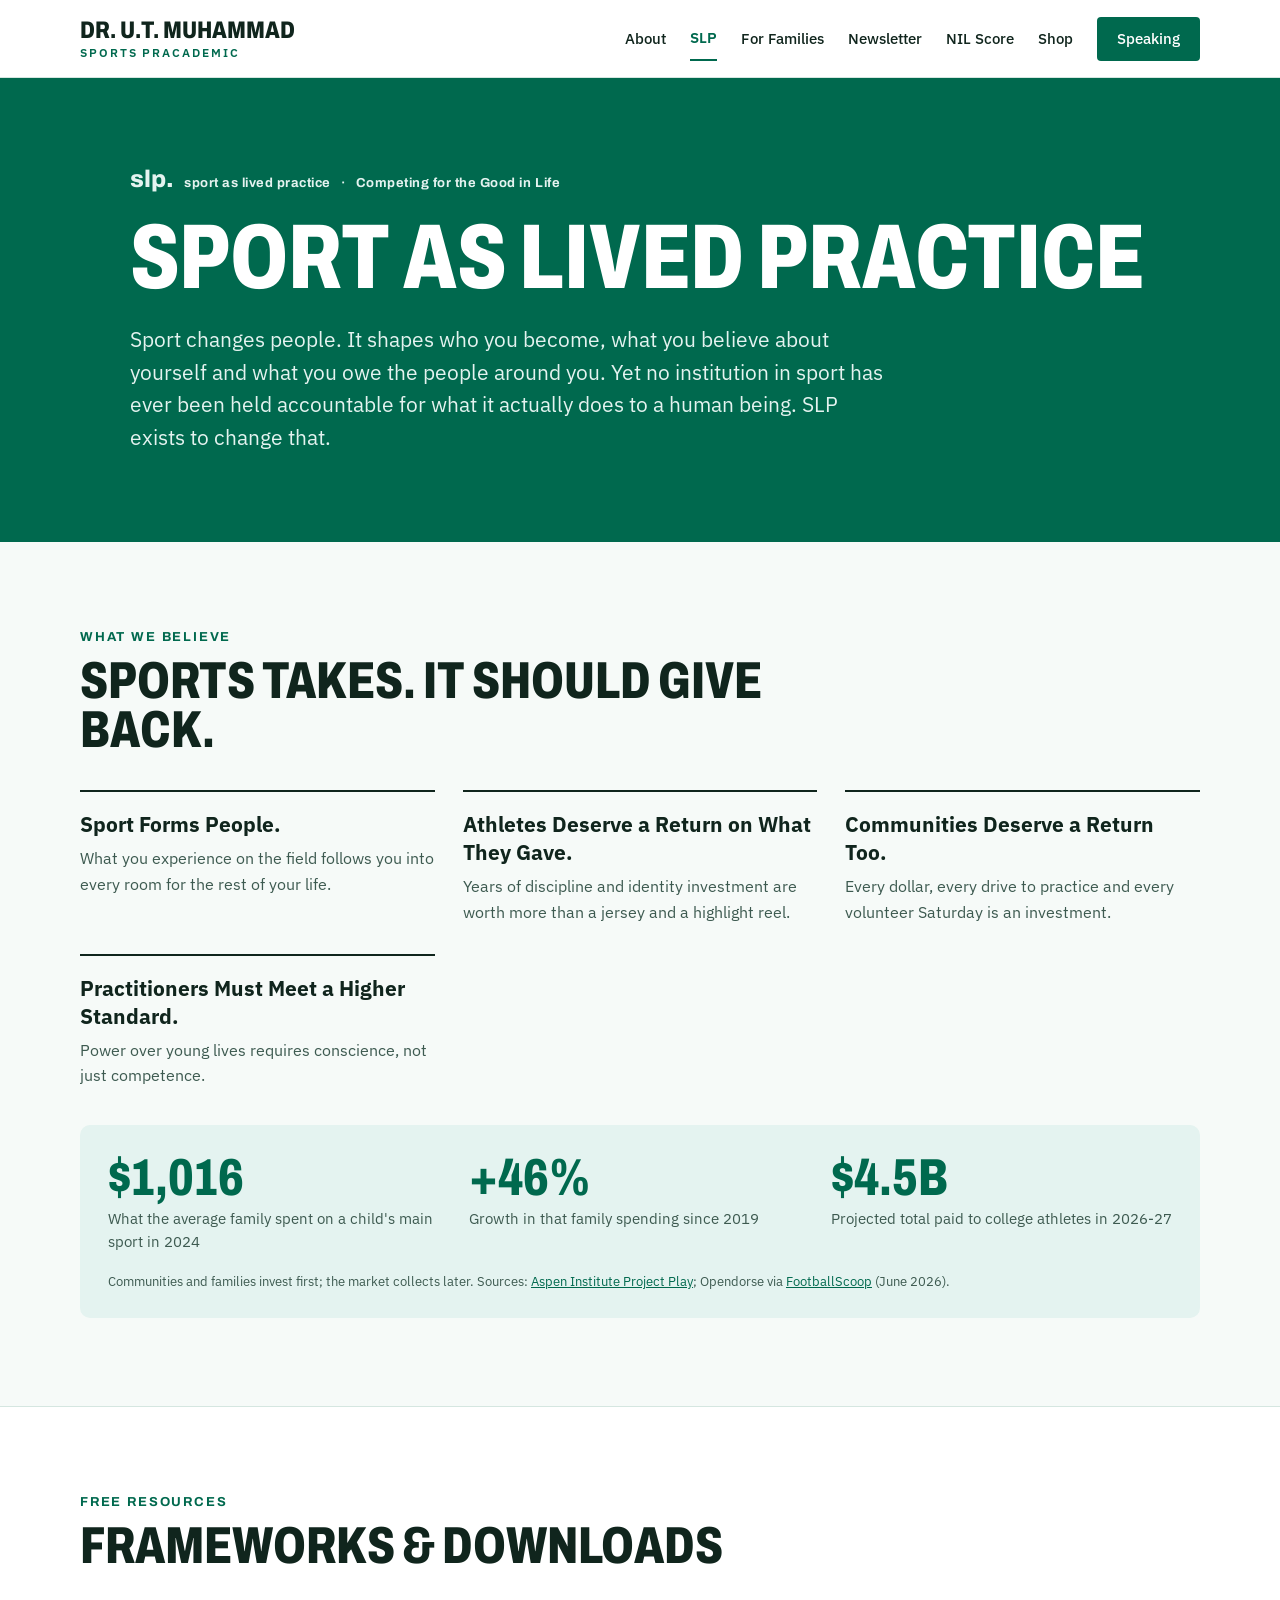
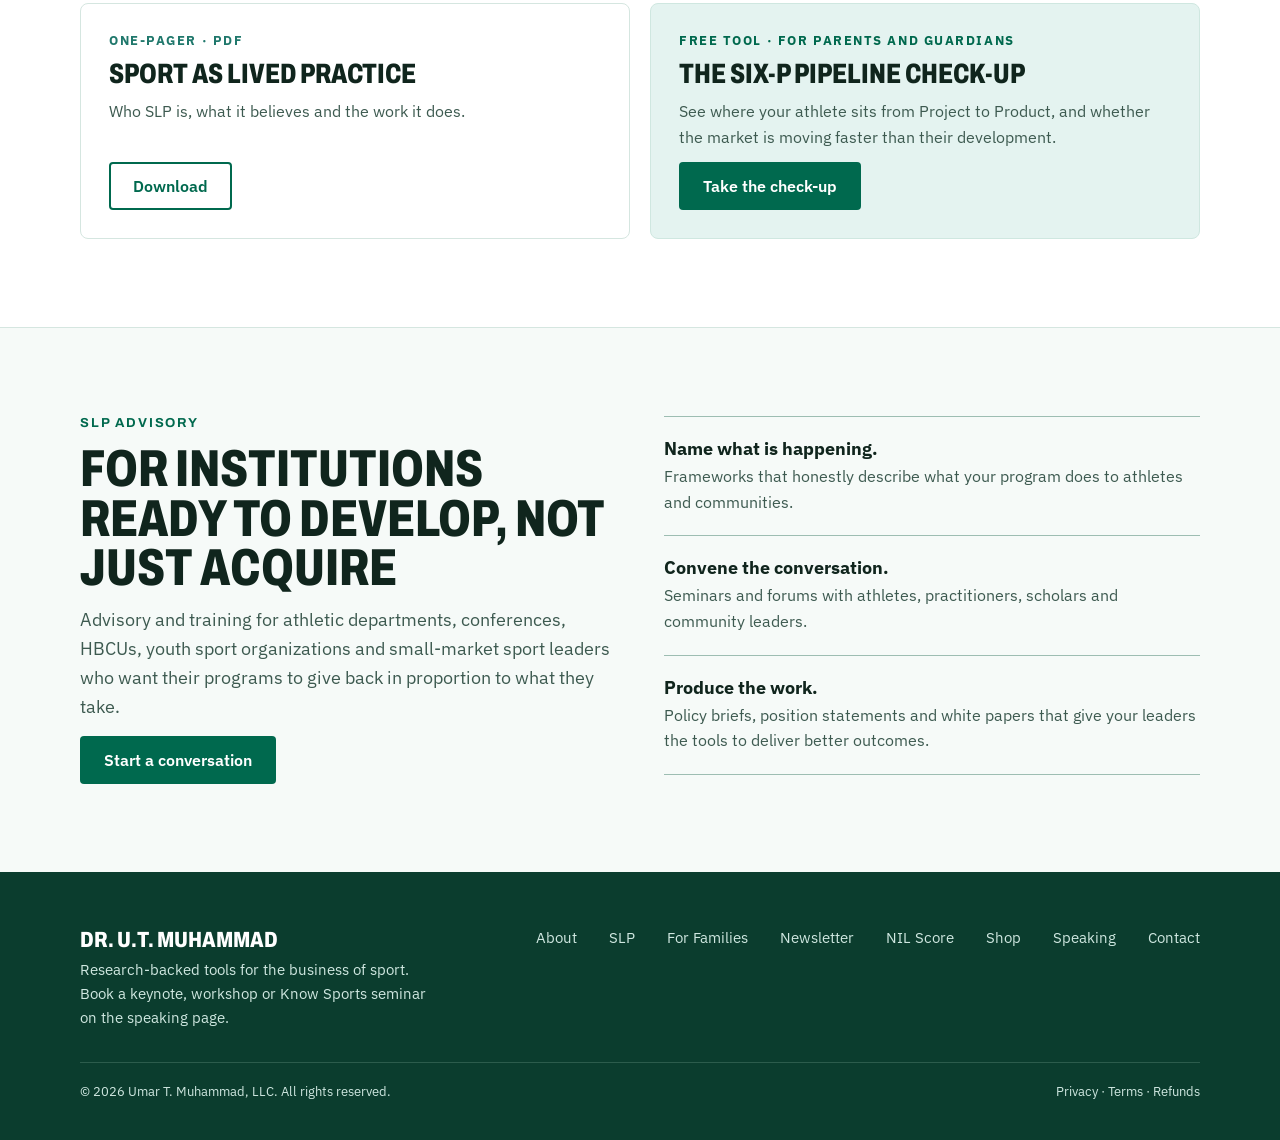
<file: slp.html>
<!DOCTYPE html>
<html lang="en">
<head>
<meta charset="utf-8">
<meta name="viewport" content="width=device-width, initial-scale=1">
<title>Sport as Lived Practice | Dr. U.T. Muhammad</title>
<meta name="description" content="Sport as Lived Practice: frameworks, downloads and advisory for institutions ready to develop athletes, not just acquire them.">
<link rel="canonical" href="https://umarspeaks.com/slp.html">
<meta property="og:type" content="website">
<meta property="og:site_name" content="Dr. U.T. Muhammad">
<meta property="og:title" content="Sport as Lived Practice | Dr. U.T. Muhammad">
<meta property="og:description" content="Sport as Lived Practice: frameworks, downloads and advisory for institutions ready to develop athletes, not just acquire them.">
<meta property="og:url" content="https://umarspeaks.com/slp.html">
<meta property="og:image" content="https://umarspeaks.com/assets/og-image-2026-11.jpg">
<meta property="og:image:width" content="1200">
<meta property="og:image:height" content="630">
<meta property="og:image:alt" content="Dr. U.T. Muhammad, Sports Pracademic: Know your value before the market sets it.">
<meta name="twitter:card" content="summary_large_image">
<link rel="icon" href="/assets/favicon.svg" type="image/svg+xml">
<link rel="preconnect" href="https://fonts.googleapis.com">
<link rel="preconnect" href="https://fonts.gstatic.com" crossorigin>
<link href="https://fonts.googleapis.com/css2?family=Archivo:wdth,wght@62..125,400..900&amp;family=IBM+Plex+Sans:wght@400;500;600&amp;display=swap" rel="stylesheet">
<link rel="stylesheet" href="/css/styles.css">
</head>
<body>
<div style="min-height:100%;display:flex;flex-direction:column">

<header style="background:#FFFFFF;border-bottom:1px solid #D5E6E0">
<div class="wrap" style="display:flex;flex-wrap:wrap;align-items:center;justify-content:space-between;gap:16px;padding-top:16px;padding-bottom:16px">
<a href="/" style="text-decoration:none;display:flex;flex-direction:column;gap:2px">
<span style="font-family:'Archivo',sans-serif;font-stretch:80%;font-weight:800;font-size:24px;text-transform:uppercase;color:#10251D">Dr. U.T. Muhammad</span>
<span style="font-size:12px;font-weight:600;letter-spacing:0.16em;text-transform:uppercase;color:#00694E">Sports Pracademic</span>
</a>
<nav class="nav" aria-label="Main" style="display:flex;flex-wrap:wrap;align-items:center;gap:24px">
<a href="about.html">About</a>
<a href="slp.html" aria-current="page" style="color:#00694E;font-weight:600;border-bottom:2px solid #00694E">SLP</a>
<a href="families.html">For Families</a>
<a href="newsletter.html">Newsletter</a>
<a href="nil-score.html">NIL Score</a>
<a href="shop.html">Shop</a>
<a class="btn" href="speaking.html" style="padding:0 20px;min-height:44px;color:#FFFFFF">Speaking</a>
</nav>
</div>
</header>

<section style="background:#00694E;color:#FFFFFF">
<div class="wrap" style="padding-top:88px;padding-bottom:88px;display:flex;flex-direction:column;gap:22px;max-width:1100px">
<p class="eyebrow" style="color:#E4F3F0;text-transform:none;letter-spacing:0.04em;display:flex;flex-wrap:wrap;align-items:baseline;gap:4px 10px"><span style="font-size:24px;font-weight:800;letter-spacing:0">slp.</span><span>sport as lived practice</span><span aria-hidden="true">·</span><span>Competing for the Good in Life</span></p>
<h1 class="disp hero-h" style="font-size:92px;color:#FFFFFF">Sport as Lived Practice</h1>
<p style="margin:0;font-size:21px;line-height:1.55;color:#E4F3F0;max-width:760px">Sport changes people. It shapes who you become, what you believe about yourself and what you owe the people around you. Yet no institution in sport has ever been held accountable for what it actually does to a human being. SLP exists to change that.</p>
</div>
</section>

<section>
<div class="wrap" style="padding-top:88px;padding-bottom:88px;display:flex;flex-direction:column;gap:36px">
<div style="display:flex;flex-direction:column;gap:12px;max-width:720px">
<p class="eyebrow">What we believe</p>
<h2 class="disp sec-h" style="font-size:52px">Sports takes. It should give back.</h2>
</div>
<div style="display:grid;grid-template-columns:repeat(auto-fit,minmax(260px,1fr));gap:28px">
<div style="display:flex;flex-direction:column;gap:8px;border-top:2px solid #10251D;padding-top:18px"><h3 style="margin:0;font-size:21px">Sport Forms People.</h3><p style="margin:0;font-size:16px;line-height:1.6;color:#3D5A50">What you experience on the field follows you into every room for the rest of your life.</p></div>
<div style="display:flex;flex-direction:column;gap:8px;border-top:2px solid #10251D;padding-top:18px"><h3 style="margin:0;font-size:21px">Athletes Deserve a Return on What They Gave.</h3><p style="margin:0;font-size:16px;line-height:1.6;color:#3D5A50">Years of discipline and identity investment are worth more than a jersey and a highlight reel.</p></div>
<div style="display:flex;flex-direction:column;gap:8px;border-top:2px solid #10251D;padding-top:18px"><h3 style="margin:0;font-size:21px">Communities Deserve a Return Too.</h3><p style="margin:0;font-size:16px;line-height:1.6;color:#3D5A50">Every dollar, every drive to practice and every volunteer Saturday is an investment.</p></div>
<div style="display:flex;flex-direction:column;gap:8px;border-top:2px solid #10251D;padding-top:18px"><h3 style="margin:0;font-size:21px">Practitioners Must Meet a Higher Standard.</h3><p style="margin:0;font-size:16px;line-height:1.6;color:#3D5A50">Power over young lives requires conscience, not just competence.</p></div>
</div>
<div style="display:grid;grid-template-columns:repeat(auto-fit,minmax(260px,1fr));gap:20px;background:#E4F3F0;border-radius:10px;padding:28px">
<div style="display:flex;flex-direction:column;gap:6px"><span class="disp" style="font-size:52px;color:#00694E">$1,016</span><span style="font-size:15px;line-height:1.5;color:#3D5A50">What the average family spent on a child's main sport in 2024</span></div>
<div style="display:flex;flex-direction:column;gap:6px"><span class="disp" style="font-size:52px;color:#00694E">+46%</span><span style="font-size:15px;line-height:1.5;color:#3D5A50">Growth in that family spending since 2019</span></div>
<div style="display:flex;flex-direction:column;gap:6px"><span class="disp" style="font-size:52px;color:#00694E">$4.5B</span><span style="font-size:15px;line-height:1.5;color:#3D5A50">Projected total paid to college athletes in 2026-27</span></div>
<p style="grid-column:1/-1;margin:0;font-size:13px;color:#3D5A50">Communities and families invest first; the market collects later. Sources: <a href="https://projectplay.org/youth-sports/youth-sports-facts">Aspen Institute Project Play</a>; Opendorse via <a href="https://footballscoop.com/2026/06/25/opendorse-tabs-nil-market-more-than-4-billion-50-percent-increase">FootballScoop</a> (June 2026).</p>
</div>
</div>
</section>

<section style="background:#FFFFFF;border-top:1px solid #D5E6E0;border-bottom:1px solid #D5E6E0">
<div class="wrap" style="padding-top:88px;padding-bottom:88px;display:flex;flex-direction:column;gap:32px">
<div style="display:flex;flex-direction:column;gap:12px;max-width:720px">
<p class="eyebrow">Free resources</p>
<h2 class="disp sec-h" style="font-size:52px">Frameworks &amp; downloads</h2>
</div>
<div style="display:grid;grid-template-columns:repeat(auto-fit,minmax(300px,1fr));gap:20px">
<div style="border:1px solid #D5E6E0;border-radius:8px;padding:28px;display:flex;flex-direction:column;gap:12px"><span style="font-size:13px;font-weight:700;letter-spacing:0.12em;text-transform:uppercase;color:#20786C">One-pager · PDF</span><h3 class="disp" style="font-size:28px">Sport as Lived Practice</h3><p style="margin:0;font-size:16px;line-height:1.6;color:#3D5A50">Who SLP is, what it believes and the work it does.</p><a class="btn-line" href="/assets/SLP_One_Pager.pdf" target="_blank" rel="noopener" style="align-self:flex-start;margin-top:auto">Download</a></div>
<div style="border:1px solid #CFE7E0;background:#E4F3F0;border-radius:8px;padding:28px;display:flex;flex-direction:column;gap:12px"><span style="font-size:13px;font-weight:700;letter-spacing:0.12em;text-transform:uppercase;color:#00694E">Free tool · For parents and guardians</span><h3 class="disp" style="font-size:28px">The Six-P Pipeline Check-Up</h3><p style="margin:0;font-size:16px;line-height:1.6;color:#3D5A50">See where your athlete sits from Project to Product, and whether the market is moving faster than their development.</p><a class="btn" href="families.html#start" style="align-self:flex-start;margin-top:auto">Take the check-up</a></div>
</div>
</div>
</section>

<section>
<div class="wrap" style="padding-top:88px;padding-bottom:88px;display:flex;flex-wrap:wrap;gap:48px;align-items:flex-start">
<div style="flex:1 1 440px;min-width:0;display:flex;flex-direction:column;gap:14px">
<p class="eyebrow">SLP advisory</p>
<h2 class="disp sec-h" style="font-size:52px">For institutions ready to develop, not just acquire</h2>
<p style="margin:0;font-size:18px;line-height:1.6;color:#3D5A50">Advisory and training for athletic departments, conferences, HBCUs, youth sport organizations and small-market sport leaders who want their programs to give back in proportion to what they take.</p>
<a class="btn" href="contact.html" style="align-self:flex-start">Start a conversation</a>
</div>
<ul style="flex:1 1 440px;min-width:0;margin:0;padding:0;list-style:none;display:flex;flex-direction:column">
<li style="padding:20px 0;border-top:1px solid #9DBDB2"><strong style="font-size:18px">Name what is happening.</strong><span style="display:block;font-size:16px;line-height:1.6;color:#3D5A50;margin-top:4px">Frameworks that honestly describe what your program does to athletes and communities.</span></li>
<li style="padding:20px 0;border-top:1px solid #9DBDB2"><strong style="font-size:18px">Convene the conversation.</strong><span style="display:block;font-size:16px;line-height:1.6;color:#3D5A50;margin-top:4px">Seminars and forums with athletes, practitioners, scholars and community leaders.</span></li>
<li style="padding:20px 0;border-top:1px solid #9DBDB2;border-bottom:1px solid #9DBDB2"><strong style="font-size:18px">Produce the work.</strong><span style="display:block;font-size:16px;line-height:1.6;color:#3D5A50;margin-top:4px">Policy briefs, position statements and white papers that give your leaders the tools to deliver better outcomes.</span></li>
</ul>
</div>
</section>

<footer class="foot" style="background:#0B3D2E;color:#CFE7E0;margin-top:auto">
<div class="wrap" style="padding-top:56px;padding-bottom:40px;display:flex;flex-direction:column;gap:32px">
<div style="display:flex;flex-wrap:wrap;justify-content:space-between;gap:32px">
<div style="display:flex;flex-direction:column;gap:6px;max-width:360px">
<span style="font-family:'Archivo',sans-serif;font-stretch:80%;font-weight:800;font-size:22px;text-transform:uppercase;color:#FFFFFF">Dr. U.T. Muhammad</span>
<span style="font-size:15px;line-height:1.6">Research-backed tools for the business of sport. Book a keynote, workshop or Know Sports seminar on the speaking page.</span>
</div>
<nav aria-label="Footer" style="display:flex;flex-wrap:wrap;gap:20px 32px;font-size:15px">
<a href="about.html">About</a><a href="slp.html">SLP</a><a href="families.html">For Families</a><a href="newsletter.html">Newsletter</a><a href="nil-score.html">NIL Score</a><a href="shop.html">Shop</a><a href="speaking.html">Speaking</a><a href="contact.html">Contact</a>
</nav>
</div>
<div style="display:flex;flex-wrap:wrap;justify-content:space-between;gap:16px;border-top:1px solid #2C5C4C;padding-top:20px;font-size:13px">
<span>© 2026 Umar T. Muhammad, LLC. All rights reserved.</span>
<span><a href="privacy.html">Privacy</a> · <a href="terms.html">Terms</a> · <a href="refunds.html">Refunds</a></span>
</div>
</div>
</footer>

</div>
</body>
</html>
</file>
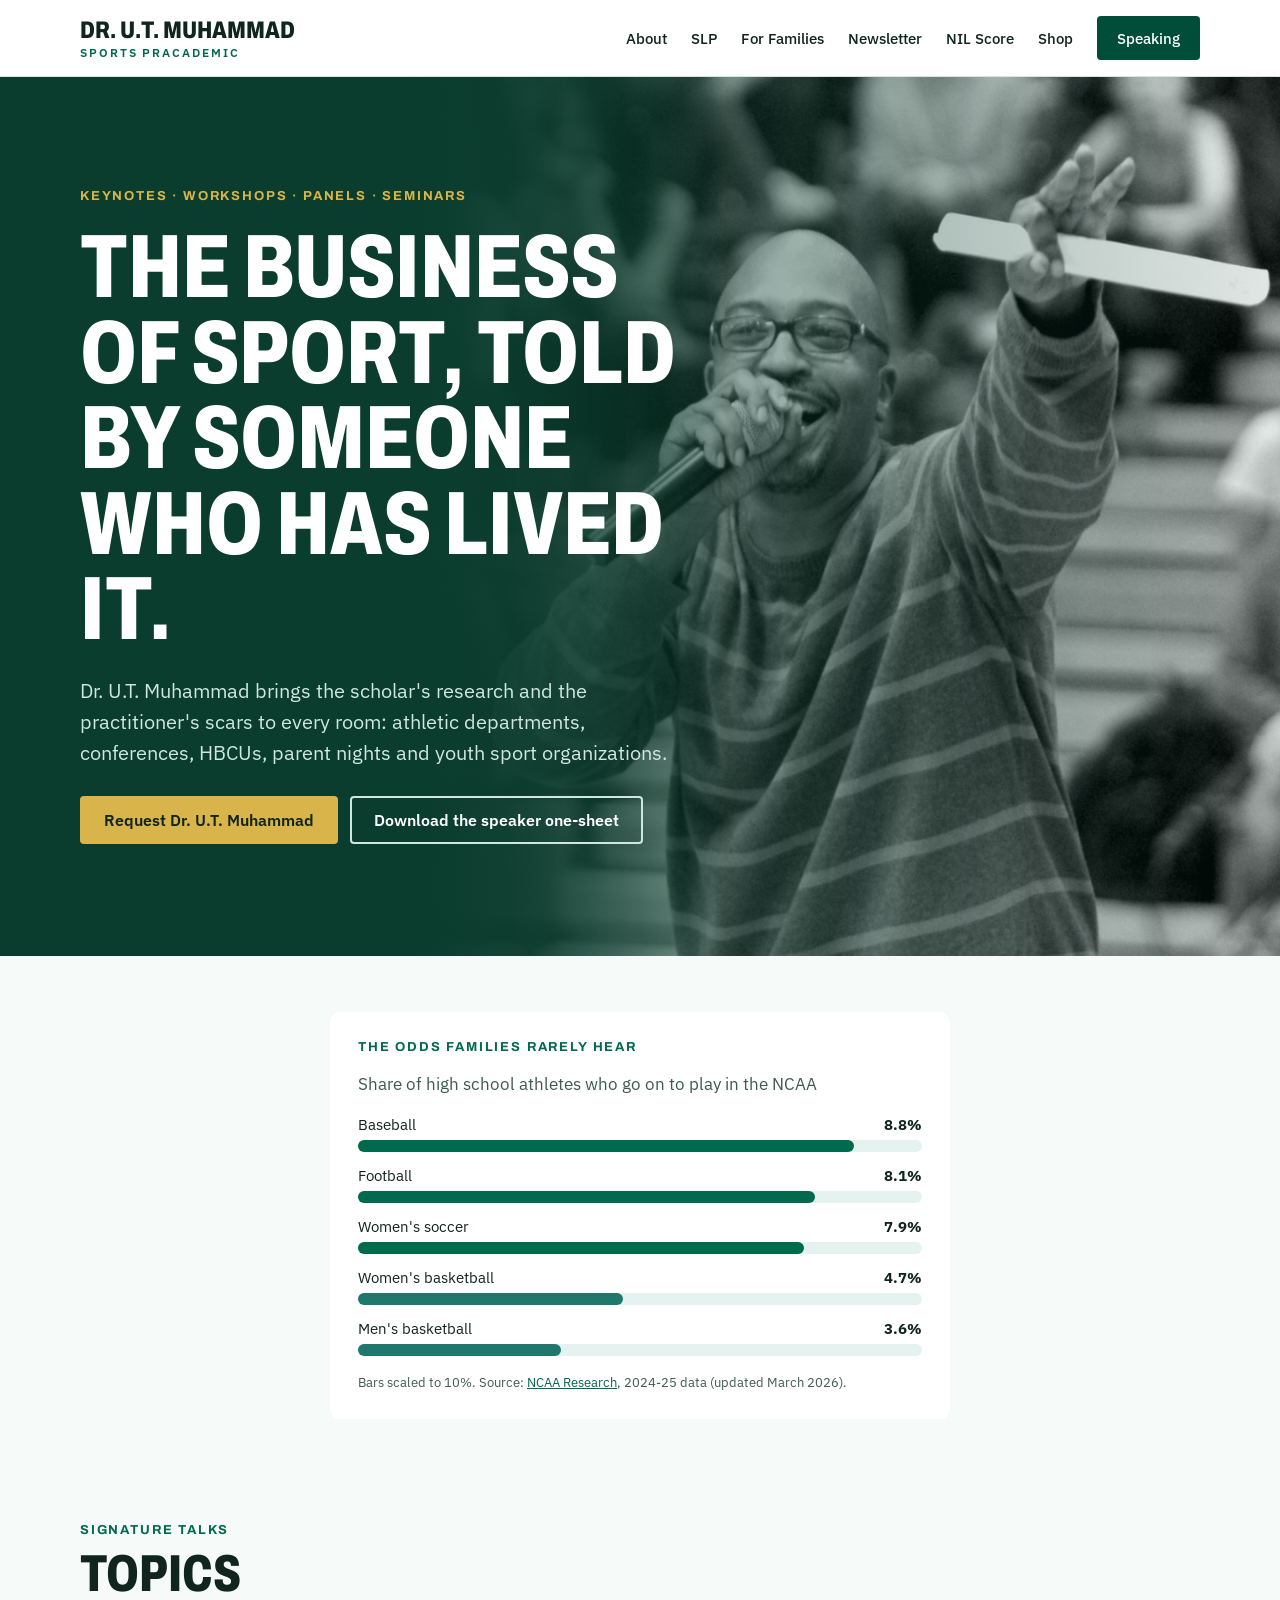
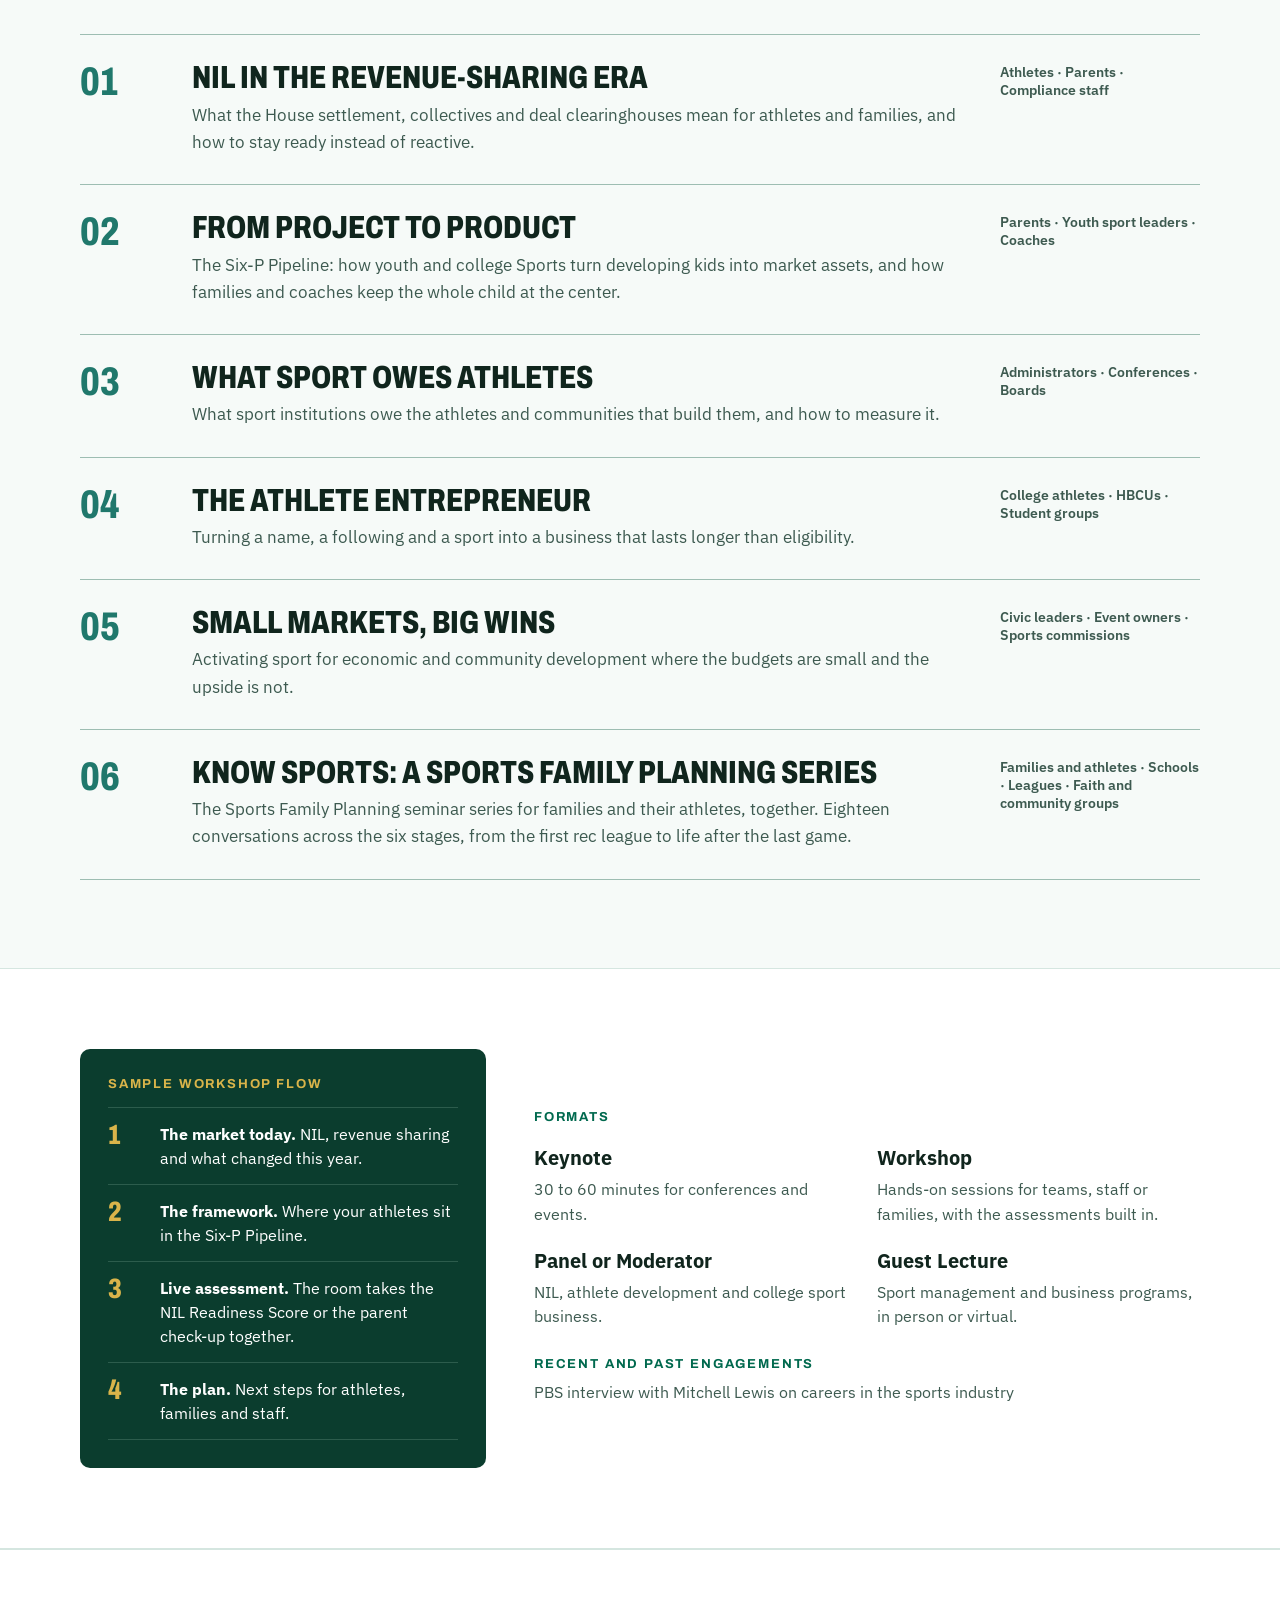
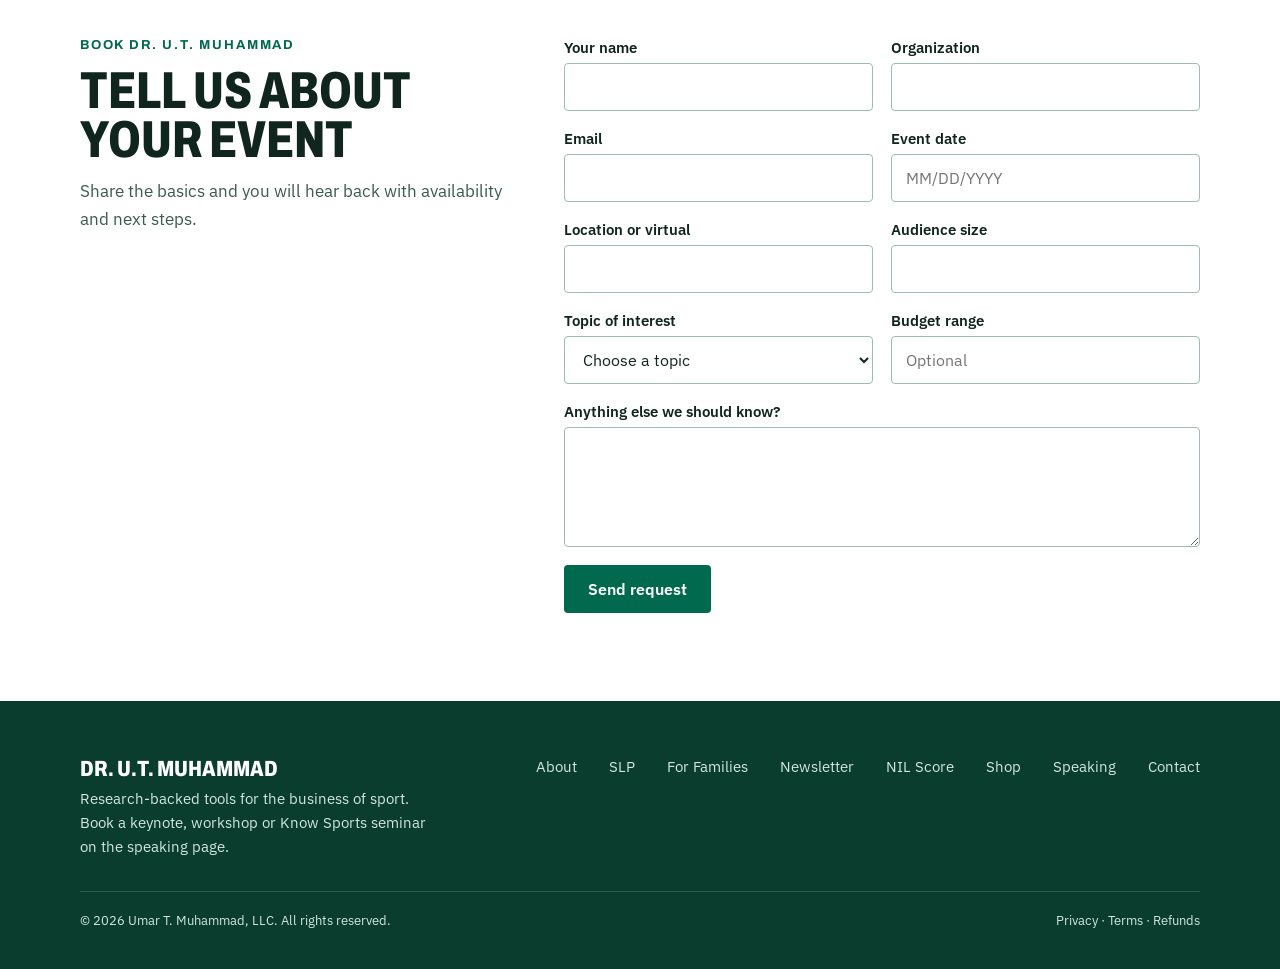
<file: speaking.html>
<!DOCTYPE html>
<html lang="en">
<head>
<meta charset="utf-8">
<meta name="viewport" content="width=device-width, initial-scale=1">
<title>Speaking | Dr. U.T. Muhammad</title>
<meta name="description" content="Keynotes, workshops and seminars by Dr. U.T. Muhammad on NIL, athlete development and the business of sport.">
<link rel="canonical" href="https://umarspeaks.com/speaking.html">
<meta property="og:type" content="website">
<meta property="og:site_name" content="Dr. U.T. Muhammad">
<meta property="og:title" content="Speaking | Dr. U.T. Muhammad">
<meta property="og:description" content="Keynotes, workshops and seminars by Dr. U.T. Muhammad on NIL, athlete development and the business of sport.">
<meta property="og:url" content="https://umarspeaks.com/speaking.html">
<meta property="og:image" content="https://umarspeaks.com/assets/og-image-2026-11.jpg">
<meta property="og:image:width" content="1200">
<meta property="og:image:height" content="630">
<meta property="og:image:alt" content="Dr. U.T. Muhammad, Sports Pracademic: Know your value before the market sets it.">
<meta name="twitter:card" content="summary_large_image">
<link rel="icon" href="/assets/favicon.svg" type="image/svg+xml">
<link rel="preconnect" href="https://fonts.googleapis.com">
<link rel="preconnect" href="https://fonts.gstatic.com" crossorigin>
<link href="https://fonts.googleapis.com/css2?family=Archivo:wdth,wght@62..125,400..900&amp;family=IBM+Plex+Sans:wght@400;500;600&amp;display=swap" rel="stylesheet">
<link rel="stylesheet" href="/css/styles.css">
<style>@media (max-width:720px){.sp-hero{background:linear-gradient(180deg,rgba(11,61,46,.75),#0B3D2E 70%),url(/assets/ut-muhammad-speaking-bg.jpg?v=3) 85% top/cover no-repeat,#0B3D2E !important}}</style>
</head>
<body>
<div style="min-height:100%;display:flex;flex-direction:column">

<header style="background:#FFFFFF;border-bottom:1px solid #D5E6E0">
<div class="wrap" style="display:flex;flex-wrap:wrap;align-items:center;justify-content:space-between;gap:16px;padding-top:16px;padding-bottom:16px">
<a href="/" style="text-decoration:none;display:flex;flex-direction:column;gap:2px">
<span style="font-family:'Archivo',sans-serif;font-stretch:80%;font-weight:800;font-size:24px;text-transform:uppercase;color:#10251D">Dr. U.T. Muhammad</span>
<span style="font-size:12px;font-weight:600;letter-spacing:0.16em;text-transform:uppercase;color:#00694E">Sports Pracademic</span>
</a>
<nav class="nav" aria-label="Main" style="display:flex;flex-wrap:wrap;align-items:center;gap:24px">
<a href="about.html">About</a>
<a href="slp.html">SLP</a>
<a href="families.html">For Families</a>
<a href="newsletter.html">Newsletter</a>
<a href="nil-score.html">NIL Score</a>
<a href="shop.html">Shop</a>
<a class="btn" href="speaking.html" aria-current="page" style="padding:0 20px;min-height:44px;color:#FFFFFF;background:#004D39">Speaking</a>
</nav>
</div>
</header>

<section class="sp-hero" style="position:relative;color:#FFFFFF;background:linear-gradient(90deg,#0B3D2E 0%,rgba(11,61,46,.95) 34%,rgba(11,61,46,.45) 56%,rgba(11,61,46,.12) 100%),url(/assets/ut-muhammad-speaking-bg.jpg?v=3) right bottom/auto 100% no-repeat,#0B3D2E">
<div class="wrap" style="display:flex;flex-wrap:wrap;gap:48px;align-items:center;padding-top:112px;padding-bottom:112px;min-height:560px">
<div style="flex:0 1 640px;min-width:0;display:flex;flex-direction:column;gap:22px">
<p class="eyebrow" style="color:#D9B44A">Keynotes · Workshops · Panels · Seminars</p>
<h1 class="disp hero-h" style="font-size:90px;color:#FFFFFF">The business of sport, told by someone who has lived it.</h1>
<p style="margin:0;font-size:20px;line-height:1.55;color:#CFE7E0;max-width:600px">Dr. U.T. Muhammad brings the scholar's research and the practitioner's scars to every room: athletic departments, conferences, HBCUs, parent nights and youth sport organizations.</p>
<div style="display:flex;flex-wrap:wrap;gap:12px;padding-top:6px">
<a class="btn" href="#book" style="background:#D9B44A;color:#10251D">Request Dr. U.T. Muhammad</a>
<a class="btn-line" href="/assets/UT_Muhammad_Speaker_OneSheet.pdf" target="_blank" rel="noopener" style="border-color:#CFE7E0;color:#FFFFFF">Download the speaker one-sheet</a>
</div>
</div>
</div>
</section>

<section style="background:#F6FAF8">
<div class="wrap" style="padding-top:56px;padding-bottom:16px;display:flex;justify-content:center">
<div style="max-width:620px;width:100%">
<div style="background:#FFFFFF;color:#10251D;border-radius:10px;padding:28px;display:flex;flex-direction:column;gap:18px">
<span class="eyebrow">The odds families rarely hear</span>
<p style="margin:0;font-size:17px;line-height:1.5;color:#3D5A50">Share of high school athletes who go on to play in the NCAA</p>
<div style="display:flex;flex-direction:column;gap:14px">
<div style="display:flex;flex-direction:column;gap:6px"><div style="display:flex;justify-content:space-between;font-size:15px"><span>Baseball</span><strong>8.8%</strong></div><div style="height:12px;background:#E4F3F0;border-radius:6px"><div style="width:88%;height:12px;background:#00694E;border-radius:6px"></div></div></div>
<div style="display:flex;flex-direction:column;gap:6px"><div style="display:flex;justify-content:space-between;font-size:15px"><span>Football</span><strong>8.1%</strong></div><div style="height:12px;background:#E4F3F0;border-radius:6px"><div style="width:81%;height:12px;background:#00694E;border-radius:6px"></div></div></div>
<div style="display:flex;flex-direction:column;gap:6px"><div style="display:flex;justify-content:space-between;font-size:15px"><span>Women's soccer</span><strong>7.9%</strong></div><div style="height:12px;background:#E4F3F0;border-radius:6px"><div style="width:79%;height:12px;background:#00694E;border-radius:6px"></div></div></div>
<div style="display:flex;flex-direction:column;gap:6px"><div style="display:flex;justify-content:space-between;font-size:15px"><span>Women's basketball</span><strong>4.7%</strong></div><div style="height:12px;background:#E4F3F0;border-radius:6px"><div style="width:47%;height:12px;background:#20786C;border-radius:6px"></div></div></div>
<div style="display:flex;flex-direction:column;gap:6px"><div style="display:flex;justify-content:space-between;font-size:15px"><span>Men's basketball</span><strong>3.6%</strong></div><div style="height:12px;background:#E4F3F0;border-radius:6px"><div style="width:36%;height:12px;background:#20786C;border-radius:6px"></div></div></div>
</div>
<p style="margin:0;font-size:13px;color:#3D5A50">Bars scaled to 10%. Source: <a href="https://ncaaorg.s3.amazonaws.com/research/pro_beyond/RES_ProbabilityBeyondHSFiguresMethod.pdf">NCAA Research</a>, 2024-25 data (updated March 2026).</p>
</div>

</div>
</div>
</section>

<section>
<div class="wrap" style="padding-top:88px;padding-bottom:88px;display:flex;flex-direction:column;gap:36px">
<div style="display:flex;flex-direction:column;gap:12px;max-width:720px">
<p class="eyebrow">Signature talks</p>
<h2 class="disp sec-h" style="font-size:52px">Topics</h2>
</div>
<div style="display:flex;flex-direction:column">
<div style="display:flex;flex-wrap:wrap;gap:12px 40px;padding:28px 0;border-top:1px solid #9DBDB2"><span class="disp" style="flex:0 0 72px;font-size:40px;color:#20786C">01</span><div style="flex:1 1 480px;display:flex;flex-direction:column;gap:8px"><h3 class="disp" style="font-size:32px">NIL in the Revenue-Sharing Era</h3><p style="margin:0;font-size:17px;line-height:1.6;color:#3D5A50">What the House settlement, collectives and deal clearinghouses mean for athletes and families, and how to stay ready instead of reactive.</p></div><span style="flex:0 0 200px;font-size:14px;font-weight:600;color:#3D5A50">Athletes · Parents · Compliance staff</span></div>
<div style="display:flex;flex-wrap:wrap;gap:12px 40px;padding:28px 0;border-top:1px solid #9DBDB2"><span class="disp" style="flex:0 0 72px;font-size:40px;color:#20786C">02</span><div style="flex:1 1 480px;display:flex;flex-direction:column;gap:8px"><h3 class="disp" style="font-size:32px">From Project to Product</h3><p style="margin:0;font-size:17px;line-height:1.6;color:#3D5A50">The Six-P Pipeline: how youth and college Sports turn developing kids into market assets, and how families and coaches keep the whole child at the center.</p></div><span style="flex:0 0 200px;font-size:14px;font-weight:600;color:#3D5A50">Parents · Youth sport leaders · Coaches</span></div>
<div style="display:flex;flex-wrap:wrap;gap:12px 40px;padding:28px 0;border-top:1px solid #9DBDB2"><span class="disp" style="flex:0 0 72px;font-size:40px;color:#20786C">03</span><div style="flex:1 1 480px;display:flex;flex-direction:column;gap:8px"><h3 class="disp" style="font-size:32px">What Sport Owes Athletes</h3><p style="margin:0;font-size:17px;line-height:1.6;color:#3D5A50">What sport institutions owe the athletes and communities that build them, and how to measure it.</p></div><span style="flex:0 0 200px;font-size:14px;font-weight:600;color:#3D5A50">Administrators · Conferences · Boards</span></div>
<div style="display:flex;flex-wrap:wrap;gap:12px 40px;padding:28px 0;border-top:1px solid #9DBDB2"><span class="disp" style="flex:0 0 72px;font-size:40px;color:#20786C">04</span><div style="flex:1 1 480px;display:flex;flex-direction:column;gap:8px"><h3 class="disp" style="font-size:32px">The Athlete Entrepreneur</h3><p style="margin:0;font-size:17px;line-height:1.6;color:#3D5A50">Turning a name, a following and a sport into a business that lasts longer than eligibility.</p></div><span style="flex:0 0 200px;font-size:14px;font-weight:600;color:#3D5A50">College athletes · HBCUs · Student groups</span></div>
<div style="display:flex;flex-wrap:wrap;gap:12px 40px;padding:28px 0;border-top:1px solid #9DBDB2"><span class="disp" style="flex:0 0 72px;font-size:40px;color:#20786C">05</span><div style="flex:1 1 480px;display:flex;flex-direction:column;gap:8px"><h3 class="disp" style="font-size:32px">Small Markets, Big Wins</h3><p style="margin:0;font-size:17px;line-height:1.6;color:#3D5A50">Activating sport for economic and community development where the budgets are small and the upside is not.</p></div><span style="flex:0 0 200px;font-size:14px;font-weight:600;color:#3D5A50">Civic leaders · Event owners · Sports commissions</span></div>
<div style="display:flex;flex-wrap:wrap;gap:12px 40px;padding:28px 0;border-top:1px solid #9DBDB2;border-bottom:1px solid #9DBDB2"><span class="disp" style="flex:0 0 72px;font-size:40px;color:#20786C">06</span><div style="flex:1 1 480px;display:flex;flex-direction:column;gap:8px"><h3 class="disp" style="font-size:32px">Know Sports: A Sports Family Planning Series</h3><p style="margin:0;font-size:17px;line-height:1.6;color:#3D5A50">The Sports Family Planning seminar series for families and their athletes, together. Eighteen conversations across the six stages, from the first rec league to life after the last game.</p></div><span style="flex:0 0 200px;font-size:14px;font-weight:600;color:#3D5A50">Families and athletes · Schools · Leagues · Faith and community groups</span></div>
</div>
</div>
</section>

<section style="background:#FFFFFF;border-top:1px solid #D5E6E0;border-bottom:1px solid #D5E6E0">
<div class="wrap" style="padding-top:80px;padding-bottom:80px;display:flex;flex-wrap:wrap;gap:48px;align-items:center">
<div style="flex:1 1 300px;min-width:0">
<div style="background:#0B3D2E;color:#FFFFFF;border-radius:10px;padding:28px;display:flex;flex-direction:column;gap:16px">
<span class="eyebrow" style="color:#D9B44A">Sample workshop flow</span>
<ol style="margin:0;padding:0;list-style:none;display:flex;flex-direction:column">
<li style="display:flex;gap:16px;padding:14px 0;border-top:1px solid #2C5C4C"><span class="disp" style="font-size:28px;color:#D9B44A;flex:0 0 36px">1</span><span style="font-size:16px;line-height:1.5"><strong>The market today.</strong> NIL, revenue sharing and what changed this year.</span></li>
<li style="display:flex;gap:16px;padding:14px 0;border-top:1px solid #2C5C4C"><span class="disp" style="font-size:28px;color:#D9B44A;flex:0 0 36px">2</span><span style="font-size:16px;line-height:1.5"><strong>The framework.</strong> Where your athletes sit in the Six-P Pipeline.</span></li>
<li style="display:flex;gap:16px;padding:14px 0;border-top:1px solid #2C5C4C"><span class="disp" style="font-size:28px;color:#D9B44A;flex:0 0 36px">3</span><span style="font-size:16px;line-height:1.5"><strong>Live assessment.</strong> The room takes the NIL Readiness Score or the parent check-up together.</span></li>
<li style="display:flex;gap:16px;padding:14px 0;border-top:1px solid #2C5C4C;border-bottom:1px solid #2C5C4C"><span class="disp" style="font-size:28px;color:#D9B44A;flex:0 0 36px">4</span><span style="font-size:16px;line-height:1.5"><strong>The plan.</strong> Next steps for athletes, families and staff.</span></li>
</ol>
</div>
</div>
<div style="flex:1 1 560px;min-width:0;display:flex;flex-direction:column;gap:20px">
<p class="eyebrow">Formats</p>
<div style="display:grid;grid-template-columns:repeat(auto-fit,minmax(220px,1fr));gap:20px">
<div style="display:flex;flex-direction:column;gap:6px"><h3 style="margin:0;font-size:20px">Keynote</h3><p style="margin:0;font-size:16px;line-height:1.55;color:#3D5A50">30 to 60 minutes for conferences and events.</p></div>
<div style="display:flex;flex-direction:column;gap:6px"><h3 style="margin:0;font-size:20px">Workshop</h3><p style="margin:0;font-size:16px;line-height:1.55;color:#3D5A50">Hands-on sessions for teams, staff or families, with the assessments built in.</p></div>
<div style="display:flex;flex-direction:column;gap:6px"><h3 style="margin:0;font-size:20px">Panel or Moderator</h3><p style="margin:0;font-size:16px;line-height:1.55;color:#3D5A50">NIL, athlete development and college sport business.</p></div>
<div style="display:flex;flex-direction:column;gap:6px"><h3 style="margin:0;font-size:20px">Guest Lecture</h3><p style="margin:0;font-size:16px;line-height:1.55;color:#3D5A50">Sport management and business programs, in person or virtual.</p></div>
</div>
<div style="display:flex;flex-direction:column;gap:8px;padding-top:8px">
<p class="eyebrow">Recent and past engagements</p>
<p style="margin:0;font-size:16px;line-height:1.7;color:#3D5A50">PBS interview with Mitchell Lewis on careers in the sports industry</p>
</div>
</div>
</div>
</section>

<section id="book" style="background:#FFFFFF;border-top:1px solid #D5E6E0">
<div class="wrap" style="padding-top:88px;padding-bottom:88px;display:flex;flex-wrap:wrap;gap:48px">
<div style="flex:1 1 360px;min-width:0;display:flex;flex-direction:column;gap:14px">
<p class="eyebrow">Book Dr. U.T. Muhammad</p>
<h2 class="disp sec-h" style="font-size:52px">Tell us about your event</h2>
<p style="margin:0;font-size:17px;line-height:1.6;color:#3D5A50">Share the basics and you will hear back with availability and next steps.</p>
</div>
<form class="w3-form" data-thanks="You will hear back with availability and next steps." style="flex:1 1 560px;min-width:0;display:grid;grid-template-columns:repeat(auto-fit,minmax(240px,1fr));gap:18px">
<div style="display:flex;flex-direction:column;gap:6px"><label for="b-name" style="font-size:15px;font-weight:600">Your name</label><input type="hidden" name="subject" value="New speaking request from umarspeaks.com"><input type="hidden" name="from_name" value="umarspeaks.com"><input type="checkbox" name="botcheck" style="display:none" tabindex="-1" autocomplete="off"><input id="b-name" name="name" class="field" required autocomplete="name"></div>
<div style="display:flex;flex-direction:column;gap:6px"><label for="b-org" style="font-size:15px;font-weight:600">Organization</label><input id="b-org" name="organization" class="field" autocomplete="organization"></div>
<div style="display:flex;flex-direction:column;gap:6px"><label for="b-email" style="font-size:15px;font-weight:600">Email</label><input id="b-email" name="email" type="email" class="field" required autocomplete="email"></div>
<div style="display:flex;flex-direction:column;gap:6px"><label for="b-date" style="font-size:15px;font-weight:600">Event date</label><input id="b-date" name="event_date" class="field" placeholder="MM/DD/YYYY"></div>
<div style="display:flex;flex-direction:column;gap:6px"><label for="b-loc" style="font-size:15px;font-weight:600">Location or virtual</label><input id="b-loc" name="location" class="field"></div>
<div style="display:flex;flex-direction:column;gap:6px"><label for="b-size" style="font-size:15px;font-weight:600">Audience size</label><input id="b-size" name="audience_size" class="field"></div>
<div style="display:flex;flex-direction:column;gap:6px"><label for="b-topic" style="font-size:15px;font-weight:600">Topic of interest</label><select id="b-topic" name="topic" class="field"><option value="">Choose a topic</option><option>NIL in the Revenue-Sharing Era</option><option>From Project to Product</option><option>What Sport Owes Athletes</option><option>The Athlete Entrepreneur</option><option>Small Markets, Big Wins</option><option>Know Sports seminar series</option></select></div>
<div style="display:flex;flex-direction:column;gap:6px"><label for="b-budget" style="font-size:15px;font-weight:600">Budget range</label><input id="b-budget" name="budget" class="field" placeholder="Optional"></div>
<div style="grid-column:1/-1;display:flex;flex-direction:column;gap:6px"><label for="b-notes" style="font-size:15px;font-weight:600">Anything else we should know?</label><textarea id="b-notes" name="notes" class="field" style="min-height:120px;padding:12px 14px"></textarea></div>
<button type="submit" class="btn" style="justify-self:start">Send request</button>
</form>
</div>
</section>

<footer class="foot" style="background:#0B3D2E;color:#CFE7E0;margin-top:auto">
<div class="wrap" style="padding-top:56px;padding-bottom:40px;display:flex;flex-direction:column;gap:32px">
<div style="display:flex;flex-wrap:wrap;justify-content:space-between;gap:32px">
<div style="display:flex;flex-direction:column;gap:6px;max-width:360px">
<span style="font-family:'Archivo',sans-serif;font-stretch:80%;font-weight:800;font-size:22px;text-transform:uppercase;color:#FFFFFF">Dr. U.T. Muhammad</span>
<span style="font-size:15px;line-height:1.6">Research-backed tools for the business of sport. Book a keynote, workshop or Know Sports seminar on the speaking page.</span>
</div>
<nav aria-label="Footer" style="display:flex;flex-wrap:wrap;gap:20px 32px;font-size:15px">
<a href="about.html">About</a><a href="slp.html">SLP</a><a href="families.html">For Families</a><a href="newsletter.html">Newsletter</a><a href="nil-score.html">NIL Score</a><a href="shop.html">Shop</a><a href="speaking.html">Speaking</a><a href="contact.html">Contact</a>
</nav>
</div>
<div style="display:flex;flex-wrap:wrap;justify-content:space-between;gap:16px;border-top:1px solid #2C5C4C;padding-top:20px;font-size:13px">
<span>© 2026 Umar T. Muhammad, LLC. All rights reserved.</span>
<span><a href="privacy.html">Privacy</a> · <a href="terms.html">Terms</a> · <a href="refunds.html">Refunds</a></span>
</div>
</div>
</footer>

</div>
<script src="/js/forms.js"></script>
</body>
</html>
</file>
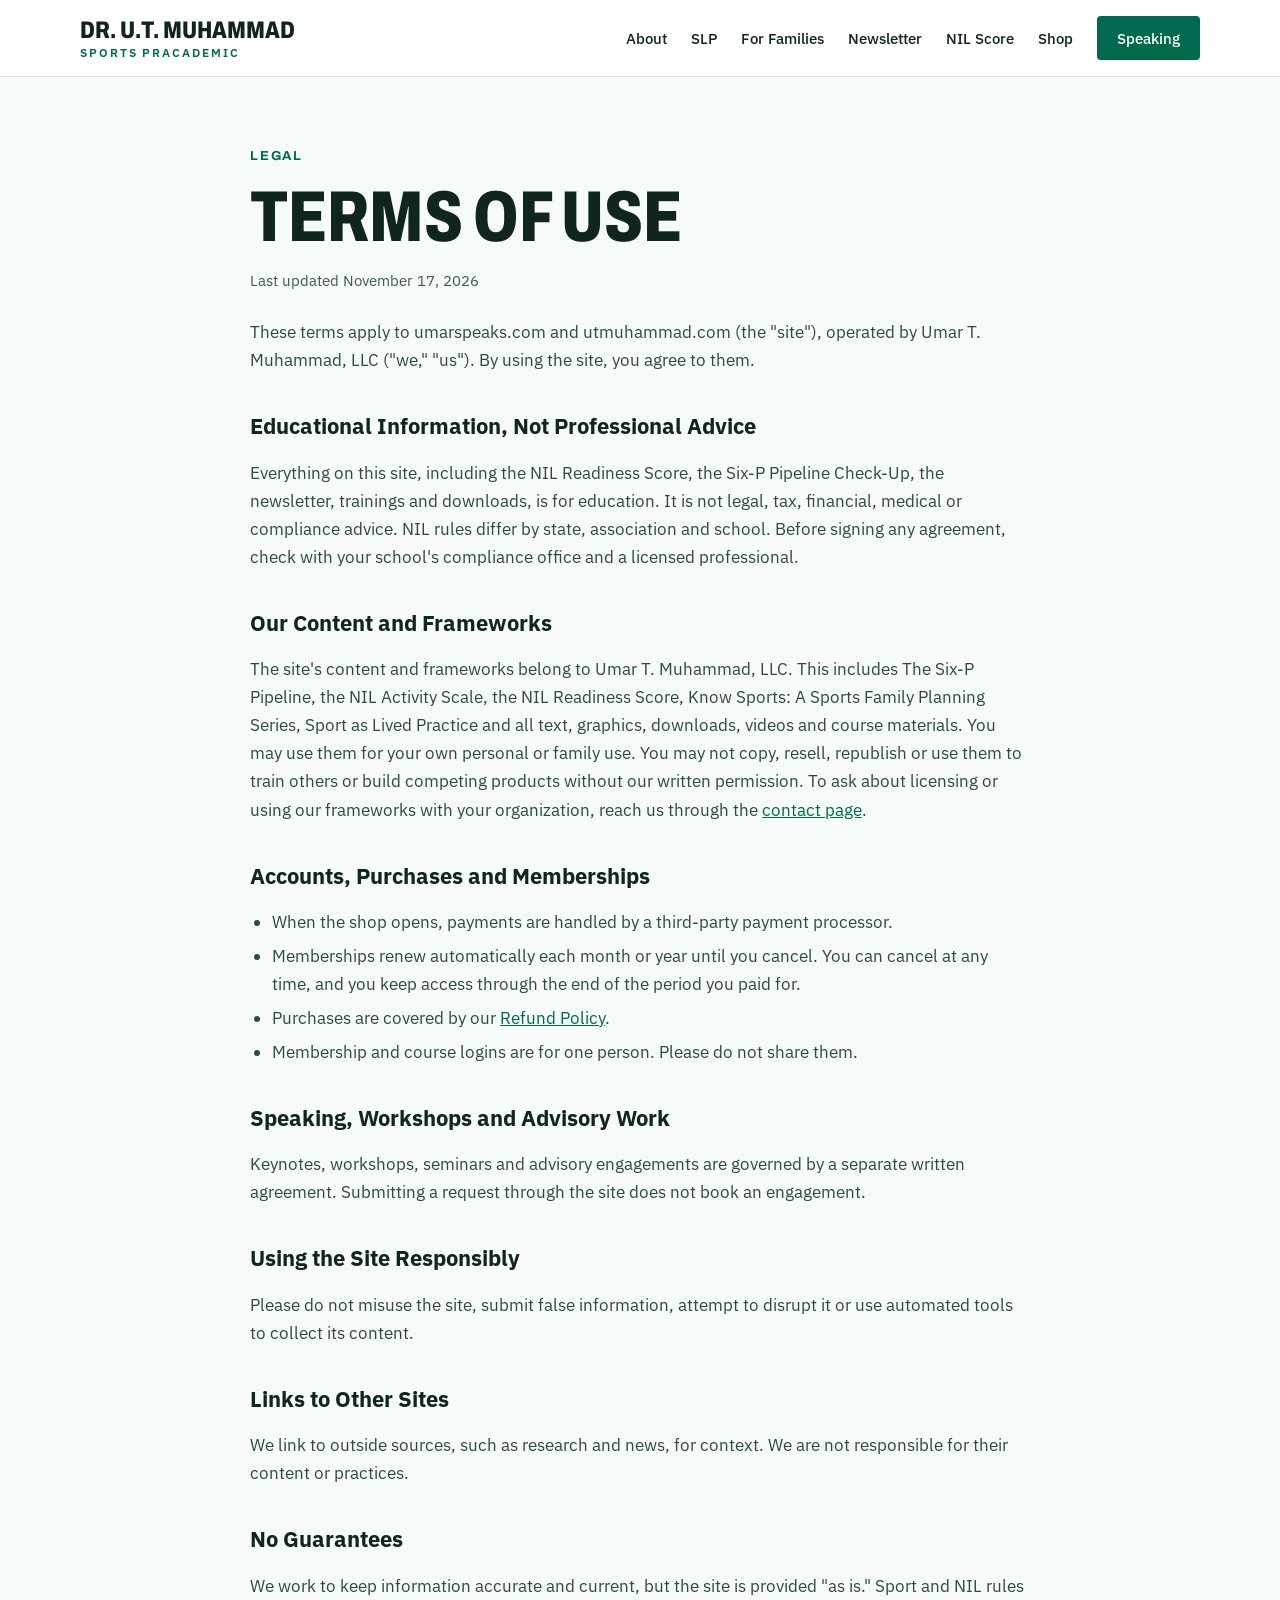
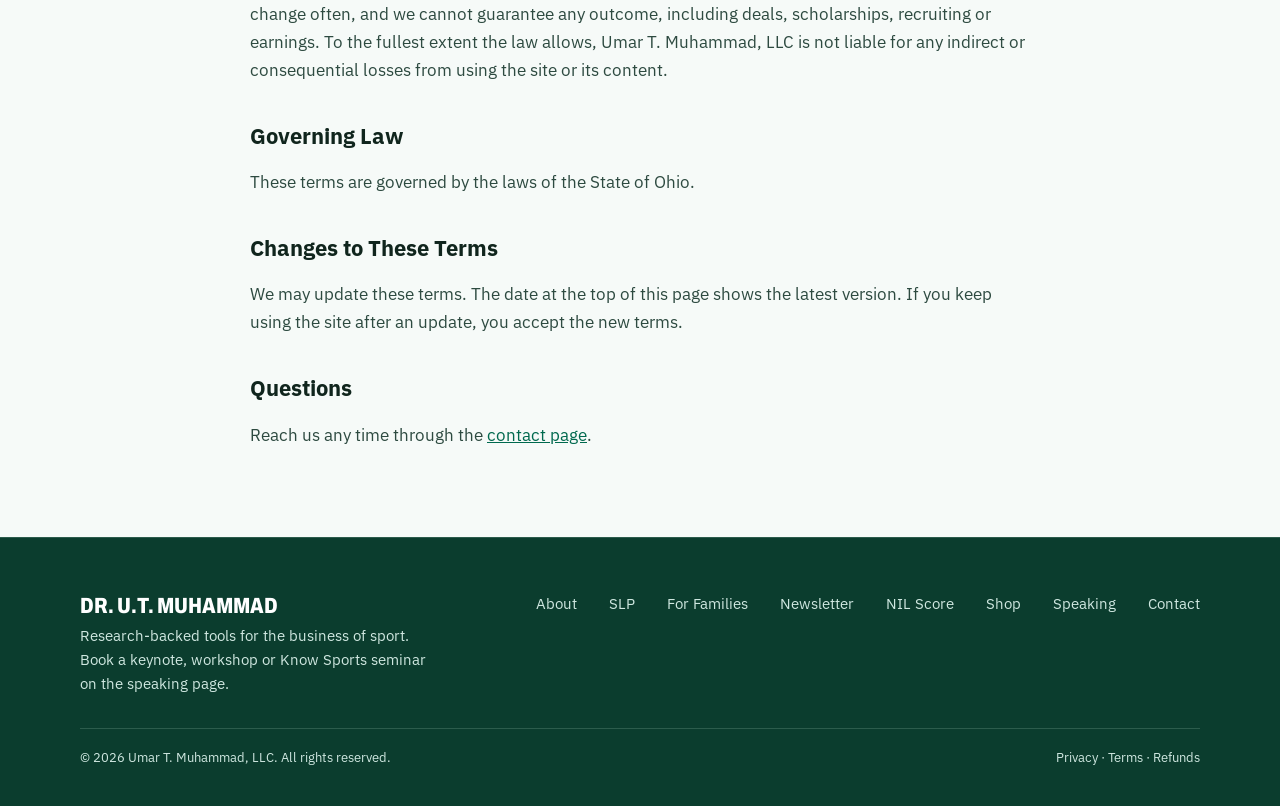
<file: terms.html>
<!DOCTYPE html>
<html lang="en">
<head>
<meta charset="utf-8">
<meta name="viewport" content="width=device-width, initial-scale=1">
<title>Terms of Use | Dr. U.T. Muhammad</title>
<meta name="description" content="Terms of use for umarspeaks.com, operated by Umar T. Muhammad, LLC.">
<link rel="canonical" href="https://umarspeaks.com/terms.html">
<meta property="og:type" content="website">
<meta property="og:site_name" content="Dr. U.T. Muhammad">
<meta property="og:title" content="Terms of Use | Dr. U.T. Muhammad">
<meta property="og:description" content="Terms of use for umarspeaks.com, operated by Umar T. Muhammad, LLC.">
<meta property="og:url" content="https://umarspeaks.com/terms.html">
<meta property="og:image" content="https://umarspeaks.com/assets/og-image-2026-11.jpg">
<meta property="og:image:width" content="1200">
<meta property="og:image:height" content="630">
<meta property="og:image:alt" content="Dr. U.T. Muhammad, Sports Pracademic: Know your value before the market sets it.">
<meta name="twitter:card" content="summary_large_image">
<link rel="icon" href="/assets/favicon.svg" type="image/svg+xml">
<link rel="preconnect" href="https://fonts.googleapis.com">
<link rel="preconnect" href="https://fonts.gstatic.com" crossorigin>
<link href="https://fonts.googleapis.com/css2?family=Archivo:wdth,wght@62..125,400..900&amp;family=IBM+Plex+Sans:wght@400;500;600&amp;display=swap" rel="stylesheet">
<link rel="stylesheet" href="/css/styles.css">
</head>
<body>
<div style="min-height:100%;display:flex;flex-direction:column">

<header style="background:#FFFFFF;border-bottom:1px solid #D5E6E0">
<div class="wrap" style="display:flex;flex-wrap:wrap;align-items:center;justify-content:space-between;gap:16px;padding-top:16px;padding-bottom:16px">
<a href="/" style="text-decoration:none;display:flex;flex-direction:column;gap:2px">
<span style="font-family:'Archivo',sans-serif;font-stretch:80%;font-weight:800;font-size:24px;text-transform:uppercase;color:#10251D">Dr. U.T. Muhammad</span>
<span style="font-size:12px;font-weight:600;letter-spacing:0.16em;text-transform:uppercase;color:#00694E">Sports Pracademic</span>
</a>
<nav class="nav" aria-label="Main" style="display:flex;flex-wrap:wrap;align-items:center;gap:24px">
<a href="about.html">About</a>
<a href="slp.html">SLP</a>
<a href="families.html">For Families</a>
<a href="newsletter.html">Newsletter</a>
<a href="nil-score.html">NIL Score</a>
<a href="shop.html">Shop</a>
<a class="btn" href="speaking.html" style="padding:0 20px;min-height:44px;color:#FFFFFF">Speaking</a>
</nav>
</div>
</header>

<section>
<div class="wrap" style="padding-top:72px;padding-bottom:88px;display:flex;flex-direction:column;gap:20px;max-width:860px">
<p class="eyebrow">Legal</p>
<h1 class="disp hero-h" style="font-size:72px">Terms of Use</h1>
<p style="margin:0;font-size:15px;color:#3D5A50">Last updated November 17, 2026</p>
<div class="legal" style="display:flex;flex-direction:column;gap:14px;font-size:17px;line-height:1.65;color:#2D4A40;padding-top:8px">
<p style="margin:0">These terms apply to umarspeaks.com and utmuhammad.com (the "site"), operated by Umar T. Muhammad, LLC ("we," "us"). By using the site, you agree to them.</p>
<h2 style="margin:20px 0 0;font-size:22px;color:#10251D">Educational Information, Not Professional Advice</h2>
<p style="margin:0">Everything on this site, including the NIL Readiness Score, the Six-P Pipeline Check-Up, the newsletter, trainings and downloads, is for education. It is not legal, tax, financial, medical or compliance advice. NIL rules differ by state, association and school. Before signing any agreement, check with your school's compliance office and a licensed professional.</p>
<h2 style="margin:20px 0 0;font-size:22px;color:#10251D">Our Content and Frameworks</h2>
<p style="margin:0">The site's content and frameworks belong to Umar T. Muhammad, LLC. This includes The Six-P Pipeline, the NIL Activity Scale, the NIL Readiness Score, Know Sports: A Sports Family Planning Series, Sport as Lived Practice and all text, graphics, downloads, videos and course materials. You may use them for your own personal or family use. You may not copy, resell, republish or use them to train others or build competing products without our written permission. To ask about licensing or using our frameworks with your organization, reach us through the <a href="contact.html">contact page</a>.</p>
<h2 style="margin:20px 0 0;font-size:22px;color:#10251D">Accounts, Purchases and Memberships</h2>
<ul style="margin:0;padding-left:22px;display:flex;flex-direction:column;gap:6px"><li>When the shop opens, payments are handled by a third-party payment processor.</li><li>Memberships renew automatically each month or year until you cancel. You can cancel at any time, and you keep access through the end of the period you paid for.</li><li>Purchases are covered by our <a href="refunds.html">Refund Policy</a>.</li><li>Membership and course logins are for one person. Please do not share them.</li></ul>
<h2 style="margin:20px 0 0;font-size:22px;color:#10251D">Speaking, Workshops and Advisory Work</h2>
<p style="margin:0">Keynotes, workshops, seminars and advisory engagements are governed by a separate written agreement. Submitting a request through the site does not book an engagement.</p>
<h2 style="margin:20px 0 0;font-size:22px;color:#10251D">Using the Site Responsibly</h2>
<p style="margin:0">Please do not misuse the site, submit false information, attempt to disrupt it or use automated tools to collect its content.</p>
<h2 style="margin:20px 0 0;font-size:22px;color:#10251D">Links to Other Sites</h2>
<p style="margin:0">We link to outside sources, such as research and news, for context. We are not responsible for their content or practices.</p>
<h2 style="margin:20px 0 0;font-size:22px;color:#10251D">No Guarantees</h2>
<p style="margin:0">We work to keep information accurate and current, but the site is provided "as is." Sport and NIL rules change often, and we cannot guarantee any outcome, including deals, scholarships, recruiting or earnings. To the fullest extent the law allows, Umar T. Muhammad, LLC is not liable for any indirect or consequential losses from using the site or its content.</p>
<h2 style="margin:20px 0 0;font-size:22px;color:#10251D">Governing Law</h2>
<p style="margin:0">These terms are governed by the laws of the State of Ohio.</p>
<h2 style="margin:20px 0 0;font-size:22px;color:#10251D">Changes to These Terms</h2>
<p style="margin:0">We may update these terms. The date at the top of this page shows the latest version. If you keep using the site after an update, you accept the new terms.</p>
<h2 style="margin:20px 0 0;font-size:22px;color:#10251D">Questions</h2>
<p style="margin:0">Reach us any time through the <a href="contact.html">contact page</a>.</p>
</div>
</div>
</section>

<footer class="foot" style="background:#0B3D2E;color:#CFE7E0;margin-top:auto;border-top:1px solid #2C5C4C">
<div class="wrap" style="padding-top:56px;padding-bottom:40px;display:flex;flex-direction:column;gap:32px">
<div style="display:flex;flex-wrap:wrap;justify-content:space-between;gap:32px">
<div style="display:flex;flex-direction:column;gap:6px;max-width:360px">
<span style="font-family:'Archivo',sans-serif;font-stretch:80%;font-weight:800;font-size:22px;text-transform:uppercase;color:#FFFFFF">Dr. U.T. Muhammad</span>
<span style="font-size:15px;line-height:1.6">Research-backed tools for the business of sport. Book a keynote, workshop or Know Sports seminar on the speaking page.</span>
</div>
<nav aria-label="Footer" style="display:flex;flex-wrap:wrap;gap:20px 32px;font-size:15px">
<a href="about.html">About</a><a href="slp.html">SLP</a><a href="families.html">For Families</a><a href="newsletter.html">Newsletter</a><a href="nil-score.html">NIL Score</a><a href="shop.html">Shop</a><a href="speaking.html">Speaking</a><a href="contact.html">Contact</a>
</nav>
</div>
<div style="display:flex;flex-wrap:wrap;justify-content:space-between;gap:16px;border-top:1px solid #2C5C4C;padding-top:20px;font-size:13px">
<span>© 2026 Umar T. Muhammad, LLC. All rights reserved.</span>
<span><a href="privacy.html">Privacy</a> · <a href="terms.html">Terms</a> · <a href="refunds.html">Refunds</a></span>
</div>
</div>
</footer>

</div>
</body>
</html>
</file>
<file: css/styles.css>
/* umarspeaks.com — shared styles
   Brand colors
   --green:   #00694E  (primary)
   --forest:  #0B3D2E  (dark sections, footer)
   --teal:    #20786C
   --mint:    #E4F3F0  (light sections)
   --mint-2:  #CFE7E0
   --gold:    #D9B44A  (accent buttons)
   --ink:     #10251D  (body text)
   --muted:   #3D5A50  (secondary text)
   Fonts: Archivo (headlines), IBM Plex Sans (body), loaded from Google Fonts in each page's <head>.
*/

*, *::before, *::after { box-sizing: border-box; }
html { scroll-behavior: smooth; }
body { margin: 0; background: #F6FAF8; color: #10251D; font-family: 'IBM Plex Sans', system-ui, sans-serif; }
img { max-width: 100%; }
a { color: #00694E; }
a:hover { color: #004D39; }

.wrap { max-width: 1200px; margin: 0 auto; padding: 0 40px; }

.disp { font-family: 'Archivo', sans-serif; font-stretch: 75%; font-weight: 800; text-transform: uppercase; line-height: 0.95; margin: 0; }
.eyebrow { font-family: 'Archivo', sans-serif; font-weight: 700; font-size: 13px; letter-spacing: 0.14em; text-transform: uppercase; color: #00694E; margin: 0; }

.btn { display: inline-flex; align-items: center; justify-content: center; min-height: 48px; padding: 0 24px; border-radius: 4px; background: #00694E; color: #FFFFFF; font-weight: 600; font-size: 16px; text-decoration: none; border: 0; font-family: inherit; cursor: pointer; }
.btn:hover { background: #004D39; color: #FFFFFF; }
.btn-line { display: inline-flex; align-items: center; justify-content: center; min-height: 48px; padding: 0 22px; border-radius: 4px; border: 2px solid #00694E; color: #00694E; background: transparent; font-weight: 600; font-size: 16px; text-decoration: none; font-family: inherit; cursor: pointer; }
.btn-line:hover { background: #E4F3F0; color: #004D39; }
.btn-gold { display: inline-flex; align-items: center; justify-content: center; min-height: 48px; padding: 0 24px; border-radius: 4px; background: #D9B44A; color: #10251D; font-weight: 600; font-size: 16px; text-decoration: none; }
.btn-gold:hover { background: #E6C76A; color: #10251D; }

.nav a { color: #10251D; text-decoration: none; font-weight: 500; font-size: 15px; padding: 12px 0; }
.nav a:hover { color: #00694E; }
.nav a.btn { color: #FFFFFF; padding: 0 20px; }

.field { min-height: 48px; width: 100%; padding: 0 14px; border: 1px solid #9DBDB2; border-radius: 4px; font-size: 16px; font-family: inherit; background: #FFFFFF; color: #10251D; }
textarea.field { padding: 12px 14px; }

.opt { min-height: 52px; padding: 0 18px; border: 1px solid #9DBDB2; border-radius: 6px; background: #FFFFFF; font-family: inherit; font-size: 16px; color: #10251D; text-align: left; cursor: pointer; }
.opt:hover { border-color: #00694E; background: #E4F3F0; }

.chip { min-height: 44px; padding: 0 18px; border-radius: 22px; border: 1px solid #9DBDB2; background: #FFFFFF; font-family: inherit; font-size: 15px; font-weight: 500; color: #10251D; cursor: pointer; }
.chip:hover { border-color: #00694E; }

.issue { display: flex; flex-wrap: wrap; justify-content: space-between; gap: 8px 24px; padding: 22px 0; border-top: 1px solid #CFE7E0; text-decoration: none; color: #10251D; }
.issue:hover { color: #00694E; }

.route { display: flex; flex-direction: column; gap: 6px; padding: 22px 0; border-top: 1px solid #9DBDB2; text-decoration: none; color: #10251D; }
.route:hover { color: #00694E; }

.billing-btn { min-height: 44px; padding: 0 20px; border-radius: 22px; border: 0; background: transparent; color: #10251D; font-family: inherit; font-size: 15px; font-weight: 500; cursor: pointer; }
.billing-btn[aria-pressed="true"] { background: #00694E; color: #FFFFFF; font-weight: 600; }

.foot a { color: #CFE7E0; text-decoration: none; }
.foot a:hover { color: #FFFFFF; }

:focus-visible { outline: 3px solid #D9B44A; outline-offset: 2px; }

@media (max-width: 720px) {
  .wrap { padding: 0 20px; }
  .hero-h { font-size: 52px !important; }
  .sec-h { font-size: 40px !important; }
}
@media (max-width: 420px) {
  .hero-h { font-size: 44px !important; }
  .sec-h { font-size: 36px !important; }
}
.disp { overflow-wrap: break-word; }

/* Six-P Pipeline Check-Up */
#checkup .ck-bar { height: 6px; background: #E4F3F0; border-radius: 3px; overflow: hidden; }
#checkup .ck-bar span { display: block; height: 100%; background: #00694E; transition: width .3s; }
#checkup .ck-intro { margin: 0; font-size: 16px; color: #3D5A50; }
#checkup .ck-form { display: flex; flex-direction: column; gap: 22px; }
#checkup .ck-field { display: flex; flex-direction: column; gap: 6px; }
#checkup .ck-field label { font-size: 15px; font-weight: 600; }
#checkup .ck-q { border: 0; margin: 0; padding: 0; display: flex; flex-direction: column; gap: 8px; }
#checkup .ck-q legend { font-size: 17px; font-weight: 600; line-height: 1.4; margin-bottom: 8px; padding: 0; }
#checkup .ck-q legend span { color: #00694E; }
#checkup .ck-opt { display: flex; gap: 10px; align-items: flex-start; padding: 11px 14px; border: 1px solid #CFE7E0; border-radius: 6px; cursor: pointer; font-size: 15px; line-height: 1.4; }
#checkup .ck-opt:hover { background: #F6FAF8; }
#checkup .ck-opt input { margin-top: 3px; accent-color: #00694E; }
#checkup .ck-opt:has(input:checked) { border-color: #00694E; background: #E4F3F0; }
#checkup .ck-nav { display: flex; gap: 12px; flex-wrap: wrap; }
#checkup .ck-err { margin: 0; color: #9B2C1F; font-size: 14px; min-height: 1em; }
#checkup .ck-cards { display: grid; grid-template-columns: repeat(auto-fit, minmax(220px, 1fr)); gap: 14px; }
#checkup .ck-card { border-radius: 8px; padding: 20px; display: flex; flex-direction: column; gap: 6px; font-size: 15px; line-height: 1.5; color: #3D5A50; }
#checkup .ck-stage { background: #E4F3F0; }
#checkup .ck-align { background: #FBF4DF; border: 2px solid #D9B44A; }
#checkup .ck-k { font-size: 13px; font-weight: 700; letter-spacing: 0.12em; text-transform: uppercase; color: #00694E; }
#checkup .ck-v { font-size: 34px; color: #10251D; }
#checkup .ck-window { margin: 0; font-size: 16px; line-height: 1.6; }
#checkup .ck-flag { padding: 14px 16px; border-left: 4px solid #9B2C1F; background: #FBEDEA; font-size: 15px; line-height: 1.5; border-radius: 4px; }
#checkup .ck-next h4, #checkup .ck-nil h4, #checkup .ck-mail h4 { margin: 0 0 8px; font-size: 19px; }
#checkup .ck-next ol { margin: 0 0 12px; padding-left: 20px; font-size: 16px; line-height: 1.7; }
#checkup .ck-nil { background: #0B3D2E; color: #FFFFFF; border-radius: 8px; padding: 22px; display: flex; flex-direction: column; gap: 6px; align-items: flex-start; }
#checkup .ck-nil .ck-k { color: #D9B44A; }
#checkup .ck-nil p { margin: 0 0 8px; line-height: 1.5; color: #E4F3F0; }
#checkup .ck-mail { border-top: 1px solid #D5E6E0; padding-top: 18px; }
#checkup .ck-mail p { margin: 0 0 12px; color: #3D5A50; font-size: 15px; }
#checkup .ck-mail form { display: flex; flex-wrap: wrap; gap: 10px; }
#checkup .ck-mail .field { flex: 1 1 200px; }
#checkup .ck-consent { flex: 1 1 100%; font-size: 14px; display: flex; gap: 8px; align-items: flex-start; color: #3D5A50; }
</file>
